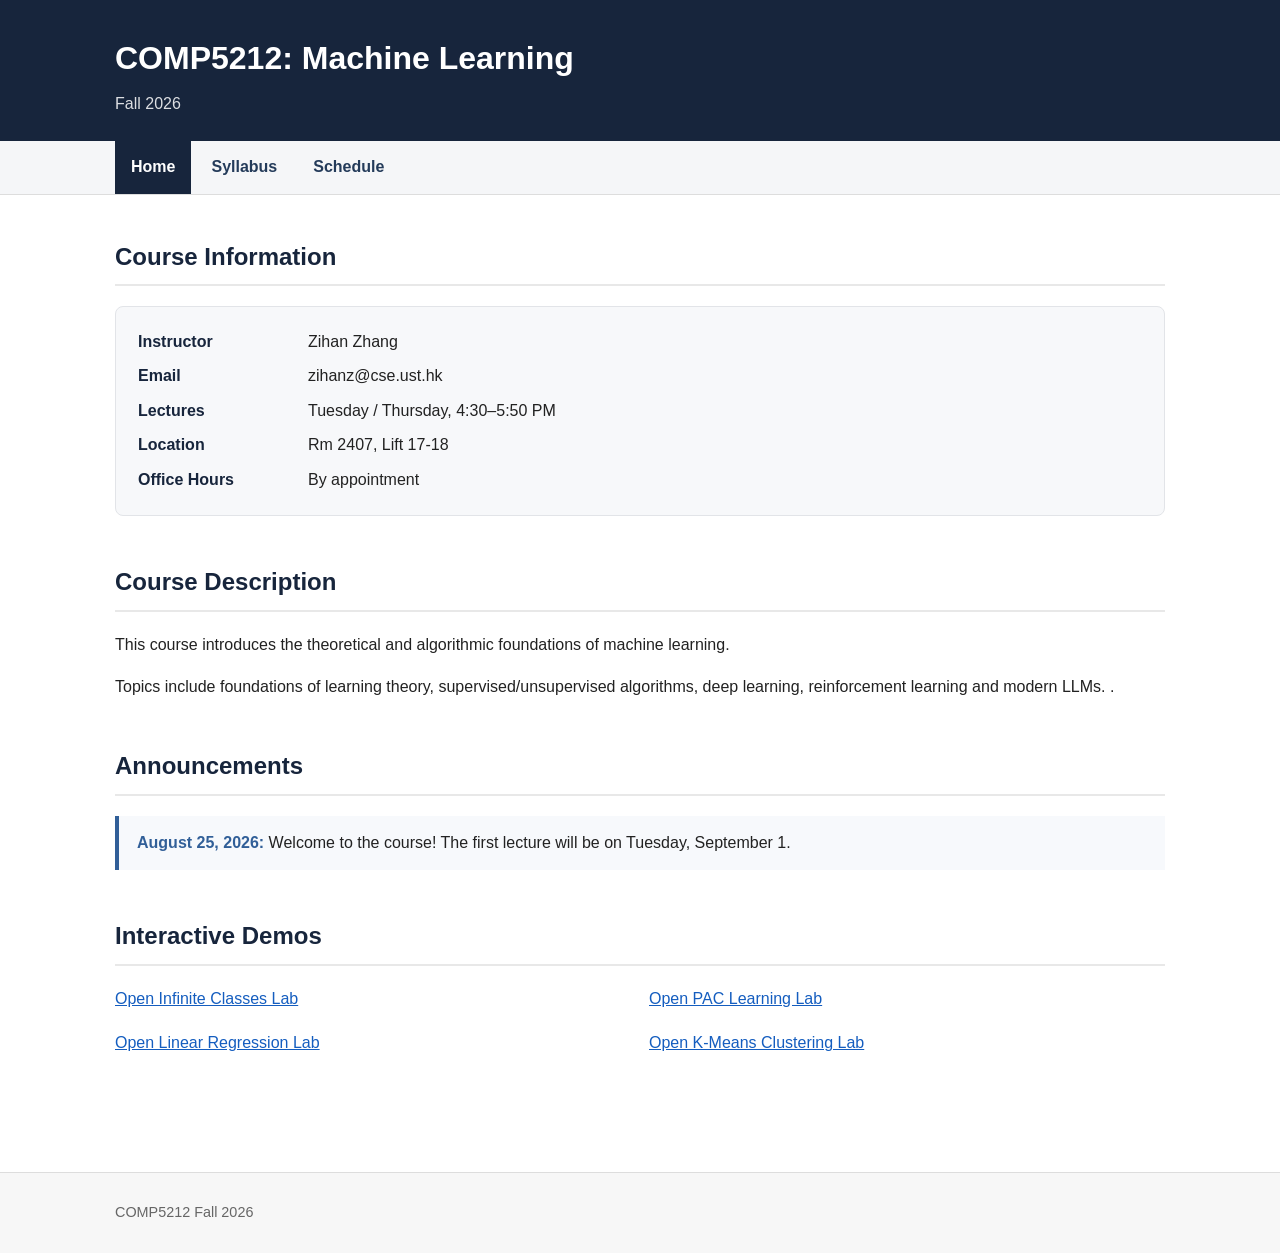
<file: index.html>
<!DOCTYPE html>

<html lang="en">

<head>

    <meta charset="UTF-8">

    <meta
        name="viewport"
        content="width=device-width, initial-scale=1.0"
    >

    <meta
        name="description"
        content="Course website for COMP5212"
    >

    <title>
        COMP 5212: Machine Learning
    </title>

    <link
        rel="stylesheet"
        href="assets/css/style.css"
    >

</head>


<body>


    <!-- Header -->

    <header class="site-header">

        <div class="container">

            <h1>
                COMP5212: Machine Learning
            </h1>

            <p class="semester">
                Fall 2026
            </p>

        </div>

    </header>


    <!-- Navigation -->

    <nav class="navbar">

        <div class="container">

            <a
                class="active"
                href="index.html"
            >
                Home
            </a>

            <a href="syllabus.html">
                Syllabus
            </a>

            <a href="schedule.html">
                Schedule
            </a>
        </div>

    </nav>


    <!-- Main content -->

    <main class="container">


        <!-- Course information -->

        <section>

            <h2>
                Course Information
            </h2>

            <div class="course-info">

                <strong>
                    Instructor
                </strong>

                <span>
                    Zihan Zhang
                </span>


                <strong>
                    Email
                </strong>

                <span>
                    zihanz@cse.ust.hk
                </span>


                <strong>
                    Lectures
                </strong>

                <span>
                    Tuesday / Thursday,
                    4:30–5:50 PM
                </span>


                <strong>
                    Location
                </strong>

                <span>
                    Rm 2407, Lift 17-18
                </span>


                <strong>
                    Office Hours
                </strong>

                <span>
                    By appointment
                </span>

            </div>

        </section>


        <!-- Course description -->

        <section>

            <h2>
                Course Description
            </h2>

            <p>
                This course introduces the theoretical
                and algorithmic foundations of machine
                learning.
            </p>

            <p>
                Topics include foundations of learning theory,
                supervised/unsupervised algorithms, deep learning,
                reinforcement learning and modern LLMs.
.
            </p>

        </section>


        <!-- Announcements -->

        <section>

            <h2>
                Announcements
            </h2>


            <div class="announcement">

                <span class="announcement-date">
                    August 25, 2026:
                </span>

                Welcome to the course!  The first lecture will be on Tuesday, September 1.

            </div>



        </section>


        <!-- Quick links -->

        <section>

            <h2>Interactive Demos</h2>

            <div class="card-grid">


                    <a href="demos/infinite-classes-demo.html">Open Infinite Classes Lab</a>



                    <a href="demos/pac-learning-demo-en.html">Open PAC Learning Lab</a>
     

                <a href="./linear-regression-lab/index.html">
  Open Linear Regression Lab
</a>

                <a href="demos/kmeans_demo.html">
  Open K-Means Clustering Lab
</a>

            </div>

        </section>

    </main>


    <!-- Footer -->

    <footer>

        <div class="container">

            COMP5212  Fall 2026

        </div>

    </footer>


</body>

</html>
</file>
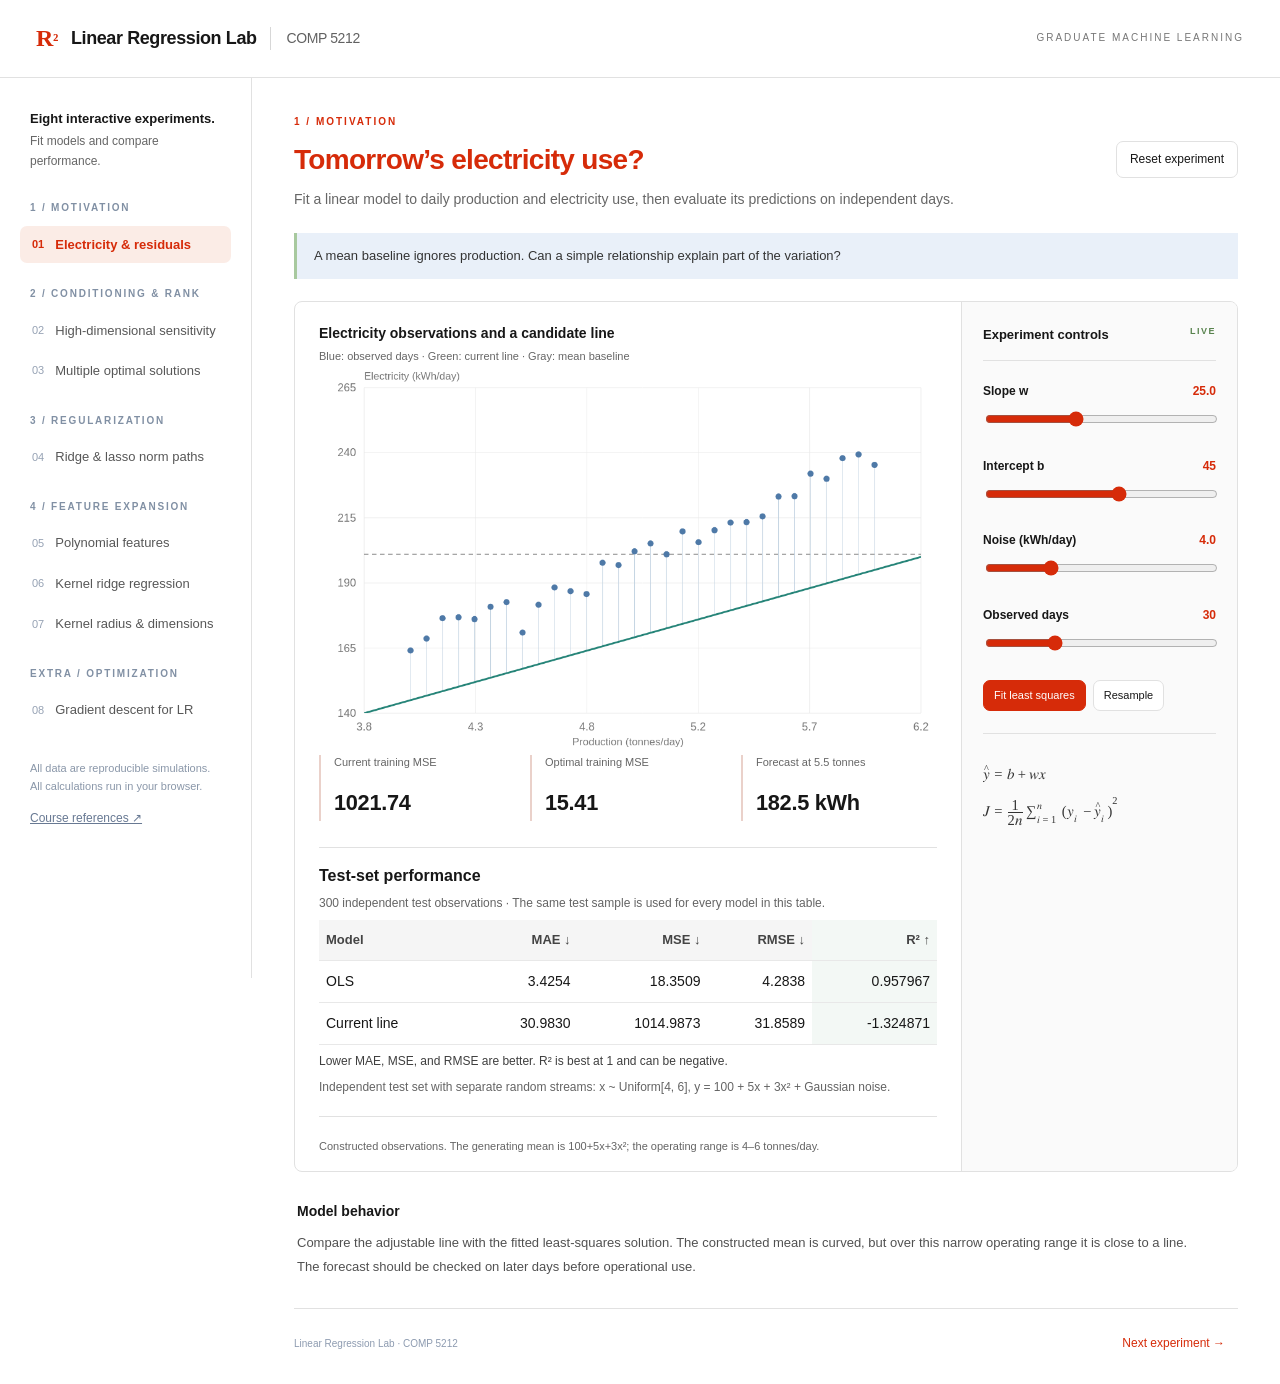
<file: linear-regression-lab/index.html>
<!doctype html>
<html lang="en"><head><meta charset="utf-8"><meta name="viewport" content="width=device-width,initial-scale=1"><meta name="description" content="Eight linear regression experiments with test MAE, MSE, RMSE, and R²: high-dimensional ill-conditioning, multiple least-squares optima, ridge and lasso norm paths, polynomial features, kernel radius and implicit dimensions, and gradient descent."><title>Linear Regression Lab · COMP 5212</title><link rel="icon" type="image/svg+xml" href="data:image/svg+xml,%3Csvg xmlns='http://www.w3.org/2000/svg' viewBox='0 0 32 32'%3E%3Crect width='32' height='32' rx='5' fill='%23d62b09'/%3E%3Cpath d='M6 24V8M6 24H26M8 22L25 9' fill='none' stroke='white' stroke-width='3'/%3E%3C/svg%3E"><link rel="stylesheet" href="style.css?v=2e6f140739ae"></head>
<body><header class="topbar"><a href="#fit" class="brand"><span class="brandmark">R<span>²</span></span> Linear Regression Lab <small>COMP 5212</small></a><div class="top-actions"><span class="course">GRADUATE MACHINE LEARNING</span></div></header>
<div class="layout"><aside><div class="side-intro">Eight interactive experiments.<p>Fit models and compare performance.</p></div><nav id="navigation" aria-label="Experiments"></nav><div class="side-note">All data are reproducible simulations.<br>All calculations run in your browser.</div><a class="reference-link" href="#references">Course references ↗</a></aside><main id="main"><div class="eyebrow" id="eyebrow">01 / LINEAR REGRESSION</div><div class="title-row"><div><h1 id="title">What makes a straight line a good fit?</h1><p id="subtitle">Predict electricity use: how much can a slope and an intercept improve on always guessing the mean?</p></div><button id="reset" title="Restore the default parameters for this experiment">Reset experiment</button></div><div class="motivation" id="motivation"></div><div class="experiment"><section class="visual"><div class="plot-head"><h2 id="plotTitle">Observations and predictions</h2><span class="legend" id="legend"></span></div><canvas id="plot" width="1000" height="620" aria-label="Experiment data and model visualization" role="img"></canvas><div id="plotSummary" class="sr-only"></div><div id="stats" class="stats" aria-live="polite"></div><section id="performance" class="performance" aria-label="Held-out test performance" aria-live="polite"></section><canvas id="plot2" width="1000" height="420" aria-label="Supporting visualization" role="img" hidden></canvas><canvas id="plot3" width="1000" height="420" aria-label="Additional norm or spectrum visualization" role="img" hidden></canvas><div class="chart-note" id="chartNote"></div><div id="calculation" class="calculation"></div></section><section class="controls" aria-label="Experiment parameters"><div class="controls-heading">Experiment controls <span>LIVE</span></div><div id="controls"></div><div id="formula" class="formula"></div></section></div><section class="learning"><div><h2>Model behavior</h2><div id="explanation"></div></div></section><footer><span>Linear Regression Lab · COMP 5212</span><button id="next">Next experiment →</button></footer></main></div><script src="linear-math.js?v=6980207f2f85"></script><script src="highdim-math.js?v=ad2c03274091"></script><script src="performance-math.js?v=62dde5f7ce71"></script><script src="app.js?v=60e0d49ec654"></script></body></html>
</file>
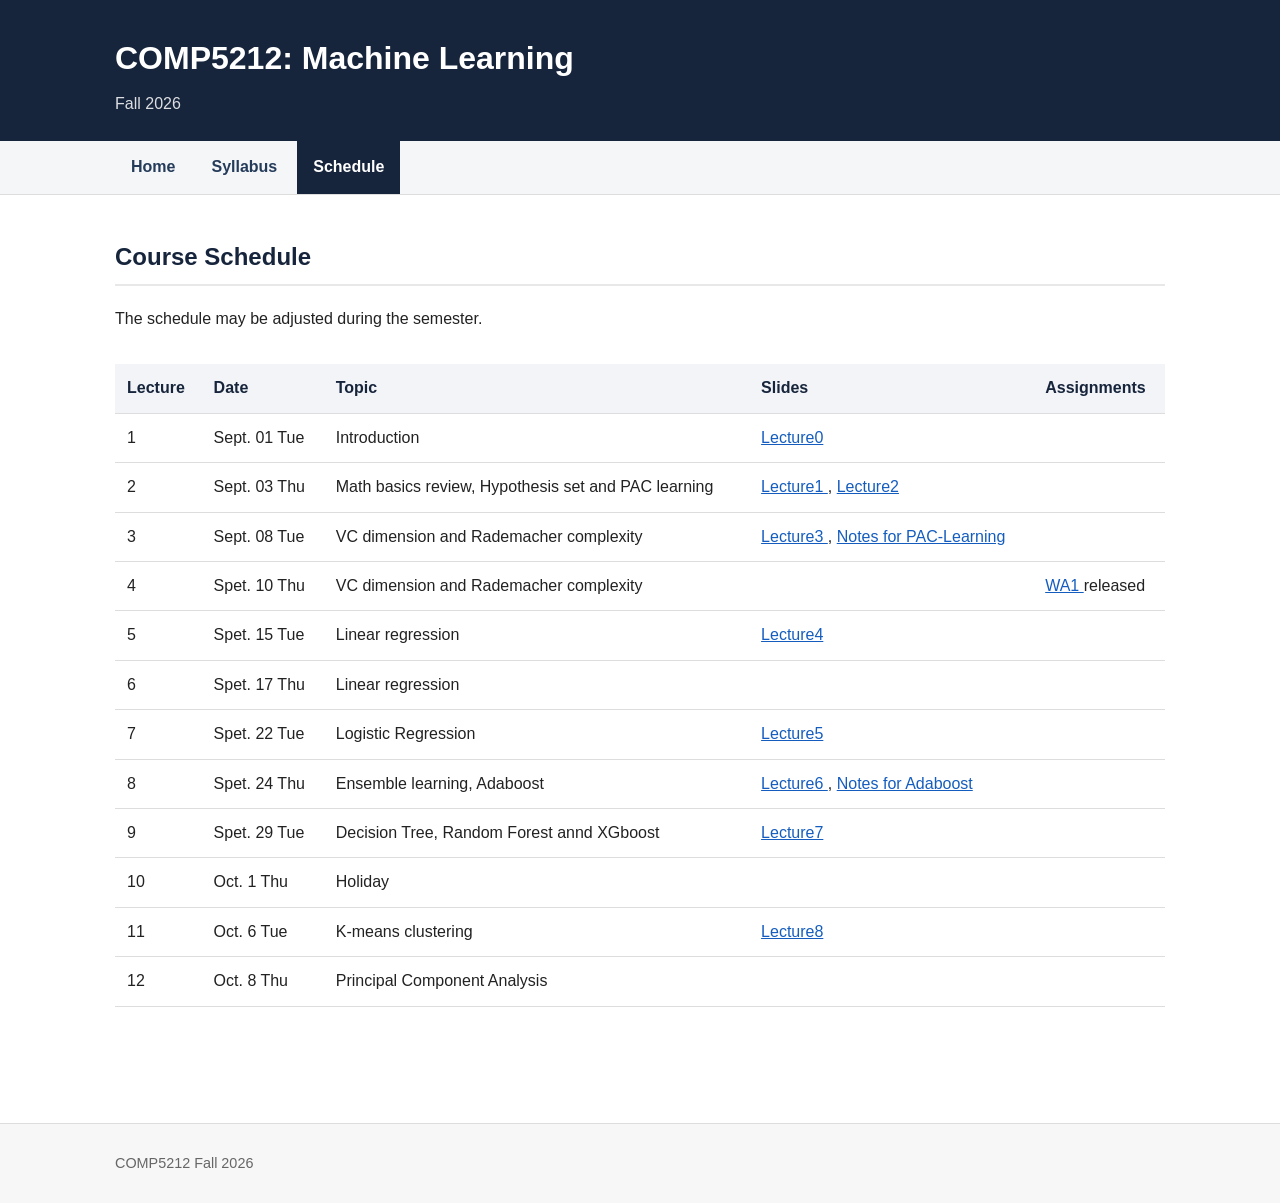
<file: schedule.html>
<!DOCTYPE html>

<html lang="en">

<head>

    <meta charset="UTF-8">

    <meta
        name="viewport"
        content="width=device-width, initial-scale=1.0"
    >

    <title>
        Schedule | COMP5212
    </title>

    <link
        rel="stylesheet"
        href="assets/css/style.css"
    >

</head>


<body>


    <header class="site-header">

        <div class="container">

            <h1>
                COMP5212: Machine Learning
            </h1>

            <p class="semester">
                Fall 2026
            </p>

        </div>

    </header>


    <nav class="navbar">

        <div class="container">

            <a href="index.html">
                Home
            </a>

            <a href="syllabus.html">
                Syllabus
            </a>

            <a
                class="active"
                href="schedule.html"
            >
                Schedule
            </a>

        </div>

    </nav>


    <main class="container">

        <section>

            <h2>
                Course Schedule
            </h2>

            <p>
                The schedule may be adjusted
                during the semester.
            </p>


            <div class="table-wrapper">

                <table>


                    <thead>

                        <tr>

                            <th>
                                Lecture
                            </th>

                            <th>
                                Date
                            </th>

                            <th>
                                Topic
                            </th>


                            <th>
                                Slides
                            </th>

                            <th>
                                Assignments
                            </th>

                        </tr>

                    </thead>


                    <tbody>


                        <tr>

                            <td>
                                1
                            </td>

                            <td>
                                Sept. 01 Tue
                            </td>

                            <td>
                                Introduction
                            </td>

                            <td>
                                <a href="slides/lecture0.pdf"
                                        target="_blank"
                                        rel="noopener noreferrer">
                                            Lecture0
                                        </a>
                            </td>

                            <td>
                               
                            </td>

                        </tr>


                        <tr>

                            <td>
                                2
                            </td>

                            <td>
                                Sept. 03 Thu
                            </td>

                            <td>
                                Math basics review, Hypothesis set and PAC learning
                            </td>

                            <td>
                                <a href="slides/lecture1.pdf"
                                        target="_blank"
                                        rel="noopener noreferrer">
                                        Lecture1
                                    </a>,
                                    <a href="slides/lecture2.pdf"
                                        target="_blank"
                                        rel="noopener noreferrer">
                                        Lecture2
                                    </a>
                            </td>


                            <td>
                               
                            </td>
                        </tr>


                        <tr>

                            <td>
                                3
                            </td>

                            <td>
                                Sept. 08 Tue
                            </td>

                            <td>
                                 VC dimension and Rademacher complexity
                            </td>


                            <td>
                                <a href="slides/lecture3.pdf"
                                        target="_blank"
                                        rel="noopener noreferrer">
                                        Lecture3
                                    </a>,
                                    <a href="slides/pac_learning_notes.pdf"
                                        target="_blank"
                                        rel="noopener noreferrer">
                                        Notes for PAC-Learning
                                    </a>
                            </td>


                            <td>
                                
                            </td>

                        </tr>


                        <tr>

                            <td>
                                4
                            </td>

                            <td>
                                Spet. 10 Thu
                            </td>

                            <td>
                              VC dimension and Rademacher complexity
                            </td>


                            <td>
                               
                            </td>


                            <td>
                               <a href="homework/WA1.pdf"
                                        target="_blank"
                                        rel="noopener noreferrer">
                                        WA1
                                    </a> released
                            </td>


                        </tr>


                        <tr>

                            <td>
                                5
                            </td>

                            <td>
                                Spet. 15 Tue
                            </td>

                            <td>
                                Linear regression
                            </td>


                            <td>
                                                               <a href="slides/lecture4.pdf"
                                        target="_blank"
                                        rel="noopener noreferrer">
                                        Lecture4
                                    </a>
                            </td>


                            <td>
                               <!-- Writing assignment 1 released -->
                            </td>


                        </tr>

                        <tr>

                            <td>
                                6
                            </td>

                            <td>
                                Spet. 17 Thu
                            </td>

                            <td>
                                    Linear regression
                            </td>


                            <td>
                                
                            </td>


                            <td>
                               
                            </td>


                        </tr>


                        <tr>

                            <td>
                                7
                            </td>

                            <td>
                                Spet. 22 Tue
                            </td>

                            <td>
                                    Logistic Regression
                            </td>


                            <td>
                                    <a href="slides/lecture5.pdf"
                                        target="_blank"
                                        rel="noopener noreferrer">
                                        Lecture5
                                    </a>
                            </td>


                            <td>
                               
                            </td>


                        </tr>

                        <tr>

                            <td>
                                8
                            </td>

                            <td>
                                Spet. 24 Thu
                            </td>

                            <td>
                                  Ensemble learning, Adaboost  
                            </td>


                            <td>
                                <a href="slides/lecture6.pdf"
                                        target="_blank"
                                        rel="noopener noreferrer">
                                        Lecture6
                                    </a>,
                                    <a href="slides/Notes for Adaboost.pdf"
                                        target="_blank"
                                        rel="noopener noreferrer">
                                        Notes for Adaboost
                                    </a>
                            </td>


                            <td>
                               
                            </td>


                        </tr>

                        <tr>

                            <td>
                                9
                            </td>

                            <td>
                                Spet. 29 Tue
                            </td>

                            <td>
                                Decision Tree, Random Forest annd XGboost
                            </td>


                            <td>
                                <a href="slides/lecture7.pdf"
                                        target="_blank"
                                        rel="noopener noreferrer">
                                        Lecture7
                                    </a>
                            </td>


                            <td>
                               
                            </td>


                        </tr>

                        <tr>

                            <td>
                                10
                            </td>

                            <td>
                                Oct. 1 Thu
                            </td>

                            <td>
                                 Holiday
                            </td>


                            <td>
                                
                            </td>


                            <td>
                               
                            </td>


                        </tr>

                        <tr>

                            <td>
                                11
                            </td>

                            <td>
                                Oct. 6 Tue
                            </td>

                            <td>
                                 K-means clustering
                            </td>


                            <td>
                                   <a href="slides/lecture8.pdf"
                                        target="_blank"
                                        rel="noopener noreferrer">
                                        Lecture8
                                    </a>
                            </td>


                            <td>
                               
                            </td>


                        </tr>

                        <tr>

                            <td>
                                12
                            </td>

                            <td>
                                Oct. 8 Thu
                            </td>

                            <td>
                                 Principal Component Analysis
                            </td>


                            <td>
                                
                            </td>


                            <td>
                               
                            </td>


                        </tr>

                        

                    </tbody>


                </table>

            </div>

        </section>

    </main>


    <footer>

        <div class="container">

            COMP5212 Fall 2026

        </div>

    </footer>


</body>

</html>
</file>
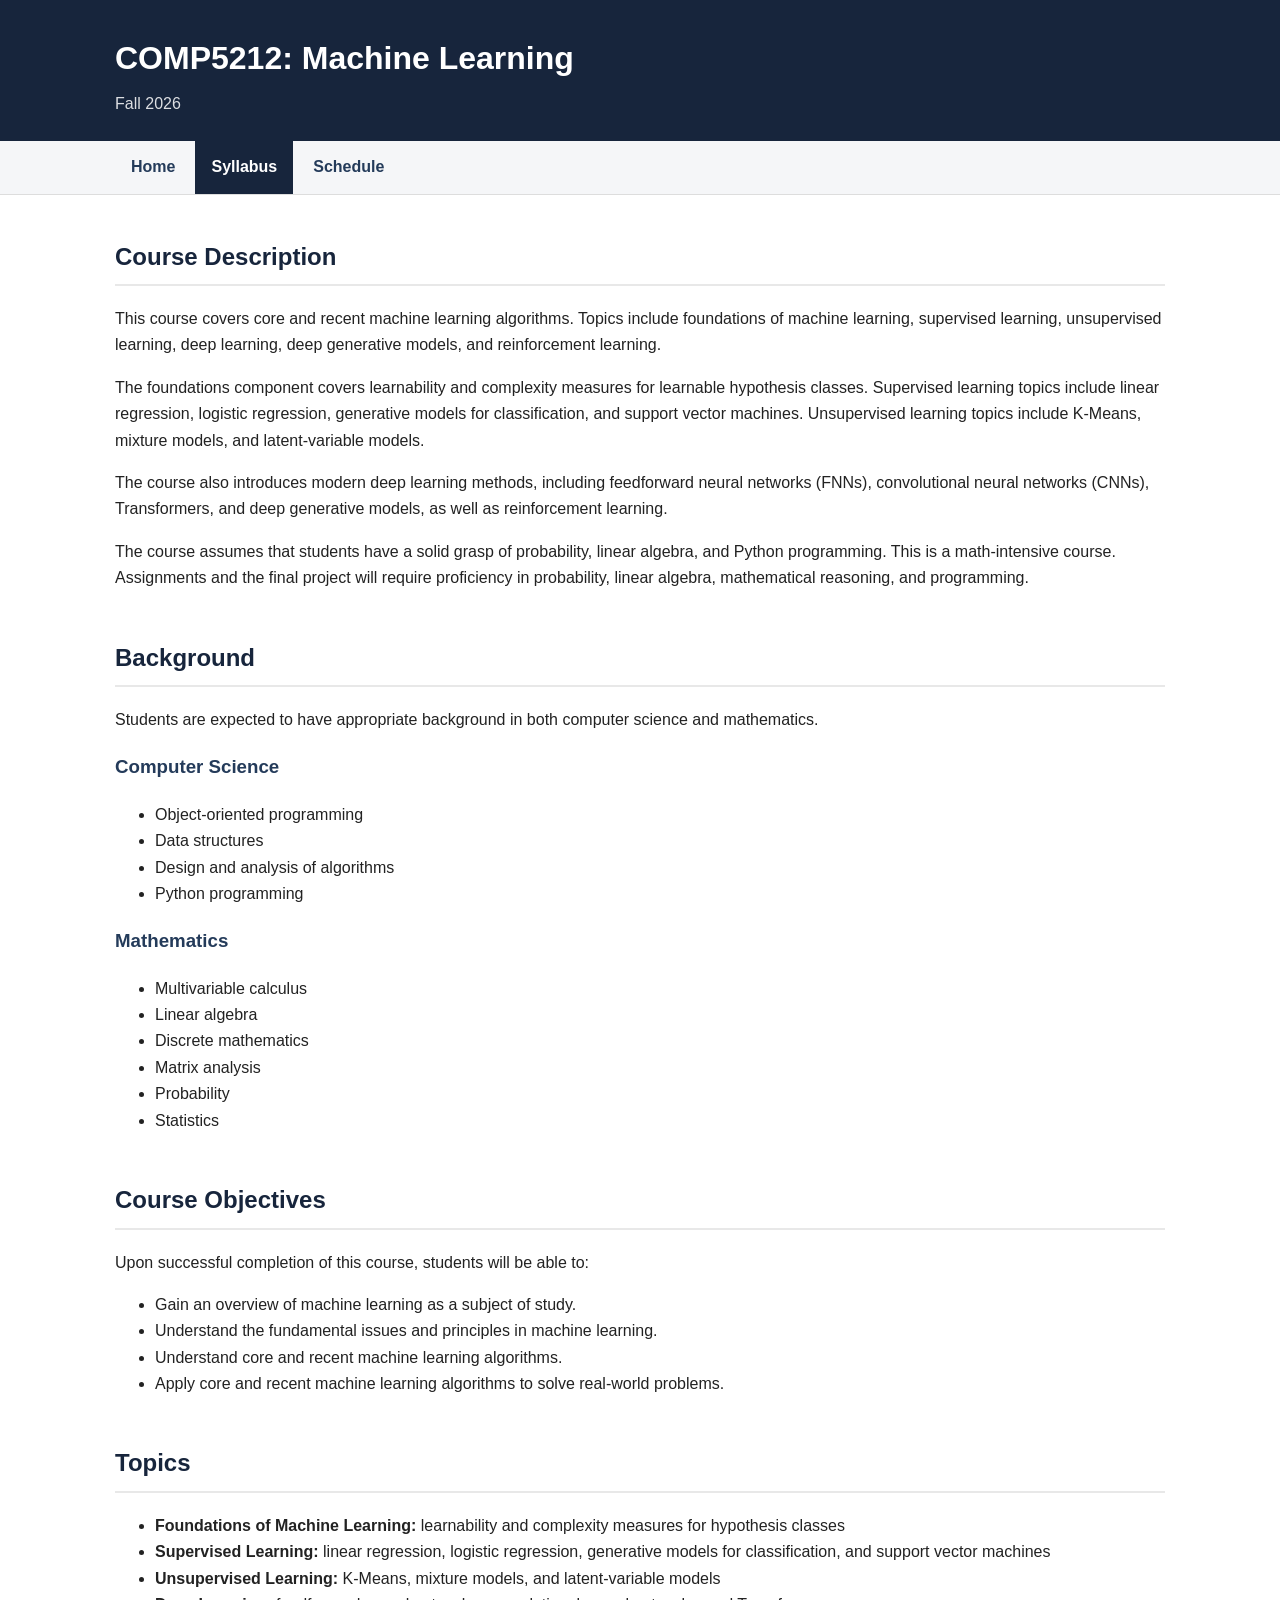
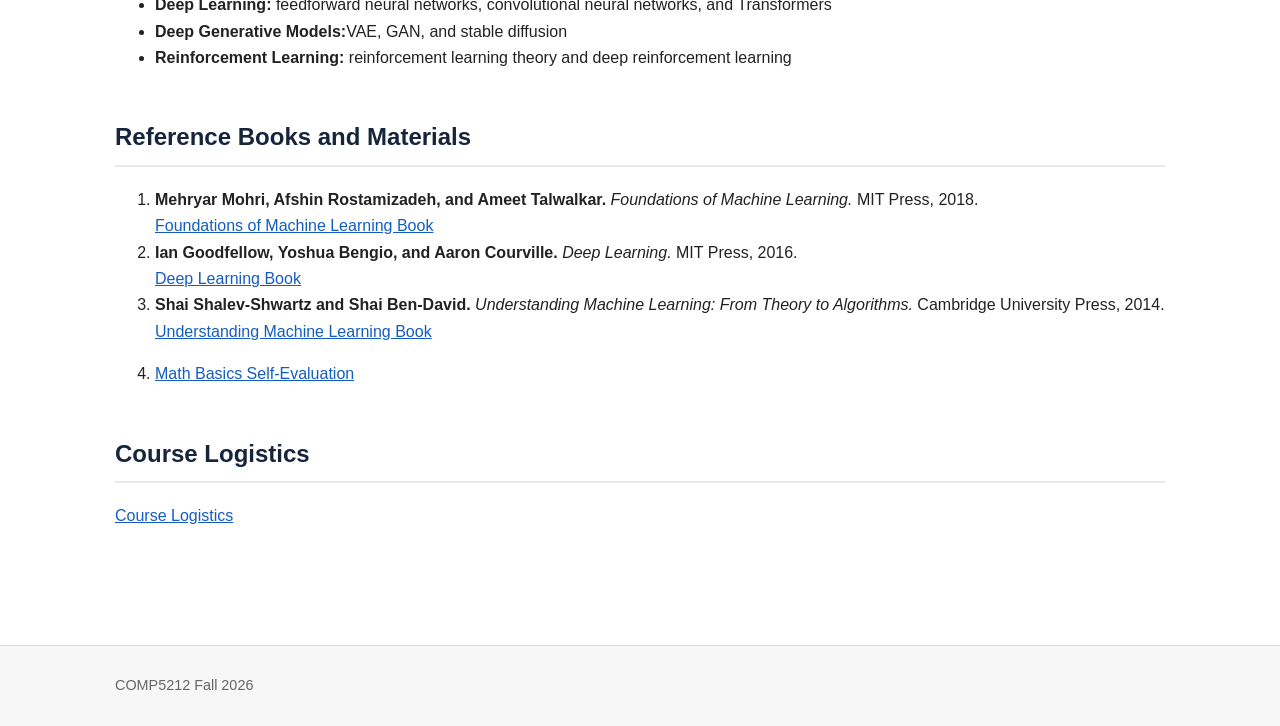
<file: syllabus.html>
<!DOCTYPE html>

<html lang="en">

<head>

    <meta charset="UTF-8">

    <meta
        name="viewport"
        content="width=device-width, initial-scale=1.0"
    >

    <title>
        Syllabus | COMP5212
    </title>

    <link
        rel="stylesheet"
        href="assets/css/style.css"
    >

</head>


<body>


    <!-- =====================================================
         Header
         ===================================================== -->

    <header class="site-header">

        <div class="container">

            <h1>
                COMP5212: Machine Learning
            </h1>

            <p class="semester">
                Fall 2026
            </p>

        </div>

    </header>


    <!-- =====================================================
         Navigation
         ===================================================== -->

    <nav class="navbar">

        <div class="container">

            <a href="index.html">
                Home
            </a>

            <a
                class="active"
                href="syllabus.html"
            >
                Syllabus
            </a>

            <a href="schedule.html">
                Schedule
            </a>

        </div>

    </nav>


    <!-- =====================================================
         Main content
         ===================================================== -->

    <main class="container">


        <!-- Course description -->

        <section>

            <h2>
                Course Description
            </h2>

            <p>
                This course covers core and recent machine learning
                algorithms. Topics include foundations of machine learning,
                supervised learning, unsupervised learning, deep learning,
                deep generative models, and reinforcement learning.
            </p>

            <p>
                The foundations component covers learnability and complexity
                measures for learnable hypothesis classes. Supervised learning
                topics include linear regression, logistic regression,
                generative models for classification, and support vector
                machines. Unsupervised learning topics include K-Means,
                mixture models, and latent-variable models.
            </p>

            <p>
                The course also introduces modern deep learning methods,
                including feedforward neural networks (FNNs),
                convolutional neural networks (CNNs), Transformers,
                and deep generative models, as well as reinforcement learning.
            </p>

            <p>
                The course assumes that students have a solid grasp of
                probability, linear algebra, and Python programming.
                This is a math-intensive course. Assignments and the final
                project will require proficiency in probability,
                linear algebra, mathematical reasoning, and programming.
            </p>

        </section>


        <!-- Background -->

        <section>

            <h2>
                Background
            </h2>

            <p>
                Students are expected to have appropriate background in
                both computer science and mathematics.
            </p>


            <h3>
                Computer Science
            </h3>

            <ul>

                <li>
                    Object-oriented programming
                </li>

                <li>
                    Data structures
                </li>

                <li>
                    Design and analysis of algorithms
                </li>

                <li>
                    Python programming
                </li>

            </ul>


            <h3>
                Mathematics
            </h3>

            <ul>

                <li>
                    Multivariable calculus
                </li>

                <li>
                    Linear algebra
                </li>

                <li>
                    Discrete mathematics
                </li>

                <li>
                    Matrix analysis
                </li>

                <li>
                    Probability
                </li>

                <li>
                    Statistics
                </li>

            </ul>

        </section>


        <!-- Course objectives -->

        <section>

            <h2>
                Course Objectives
            </h2>

            <p>
                Upon successful completion of this course,
                students will be able to:
            </p>

            <ul>

                <li>
                    Gain an overview of machine learning as a subject
                    of study.
                </li>

                <li>
                    Understand the fundamental issues and principles
                    in machine learning.
                </li>

                <li>
                    Understand core and recent machine learning
                    algorithms.
                </li>

                <li>
                    Apply core and recent machine learning algorithms
                    to solve real-world problems.
                </li>

            </ul>

        </section>


        <!-- Topics -->

        <section>

            <h2>
                Topics
            </h2>

            <ul>

                <li>
                    <strong>Foundations of Machine Learning:</strong>
                    learnability and complexity measures for
                    hypothesis classes
                </li>

                <li>
                    <strong>Supervised Learning:</strong>
                    linear regression, logistic regression,
                    generative models for classification,
                    and support vector machines
                </li>

                <li>
                    <strong>Unsupervised Learning:</strong>
                    K-Means, mixture models,
                    and latent-variable models
                </li>

                <li>
                    <strong>Deep Learning:</strong>
                    feedforward neural networks,
                    convolutional neural networks,
                    and Transformers
                </li>

                <li>
                    <strong>Deep Generative Models:</strong>VAE, GAN, and stable diffusion
                </li>

                <li>
                    <strong>Reinforcement Learning: </strong>reinforcement learning theory and deep reinforcement learning
                </li>

            </ul>

        </section>


        <!-- Reference materials -->

        <section>

            <h2>
                Reference Books and Materials
            </h2>

            <ol>



                <li>
                    <strong>
                            Mehryar Mohri, Afshin Rostamizadeh,
                             and Ameet Talwalkar.
                    </strong>

                    <em>Foundations of Machine Learning.</em>

                        MIT Press, 2018.

                    <br>

                    <a
                        href="https://cs.nyu.edu/~mohri/mlbook/"
                        target="_blank"
                        rel="noopener noreferrer"
                    >
                        Foundations of Machine Learning Book
                    </a>
                </li>

                <li>

                    <strong>
                        Ian Goodfellow, Yoshua Bengio,
                        and Aaron Courville.
                    </strong>

                    <em>Deep Learning.</em>

                    MIT Press, 2016.

                    <br>

                    <a
                        href="https://www.deeplearningbook.org/"
                        target="_blank"
                        rel="noopener noreferrer"
                    >
                        Deep Learning Book
                    </a>

                </li>

                <li>
    <strong>
        Shai Shalev-Shwartz and Shai Ben-David.
    </strong>

    <em>Understanding Machine Learning: From Theory to Algorithms.</em>

    Cambridge University Press, 2014.

    <br>

    <a
        href="https://www.cs.huji.ac.il/~shais/UnderstandingMachineLearning/"
        target="_blank"
        rel="noopener noreferrer"
    >
        Understanding Machine Learning Book
    </a>
</li>


<li>
<p>
    <a href="https://www.cs.cmu.edu/~aarti/Class/10701_Spring23/Intro_ML_Self_Evaluation_new.pdf" target="_blank" rel="noopener noreferrer">Math Basics Self-Evaluation</a>
</p>
</li>

            </ol>





        </section>


        <!-- Workload and grading -->

        <section>

            <h2>
                Course Logistics
            </h2>
<a href="course_policy.pdf" target="_blank">
    Course Logistics
</a>
        <section>



        <!-- Enrollment -->


    </main>


    <!-- =====================================================
         Footer
         ===================================================== -->

    <footer>

        <div class="container">

            COMP5212 Fall 2026

        </div>

    </footer>


</body>

</html>
</file>
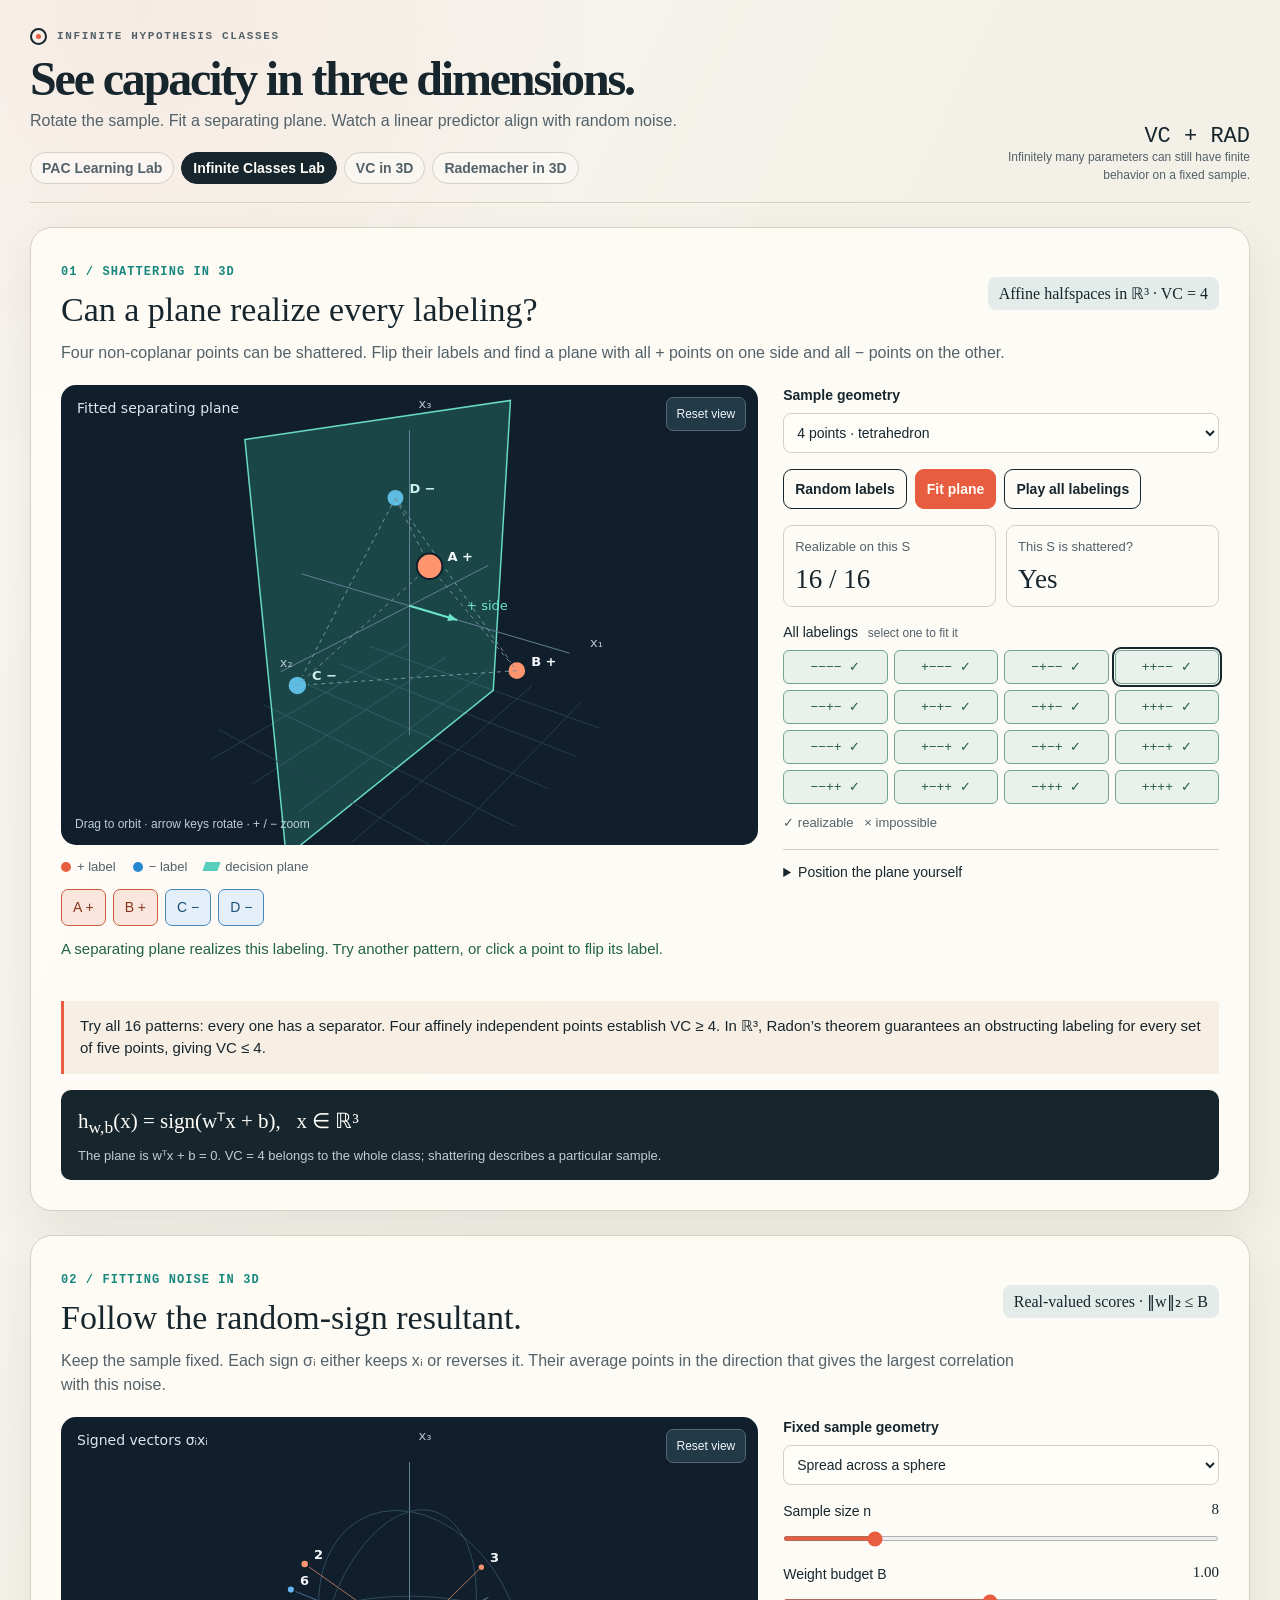
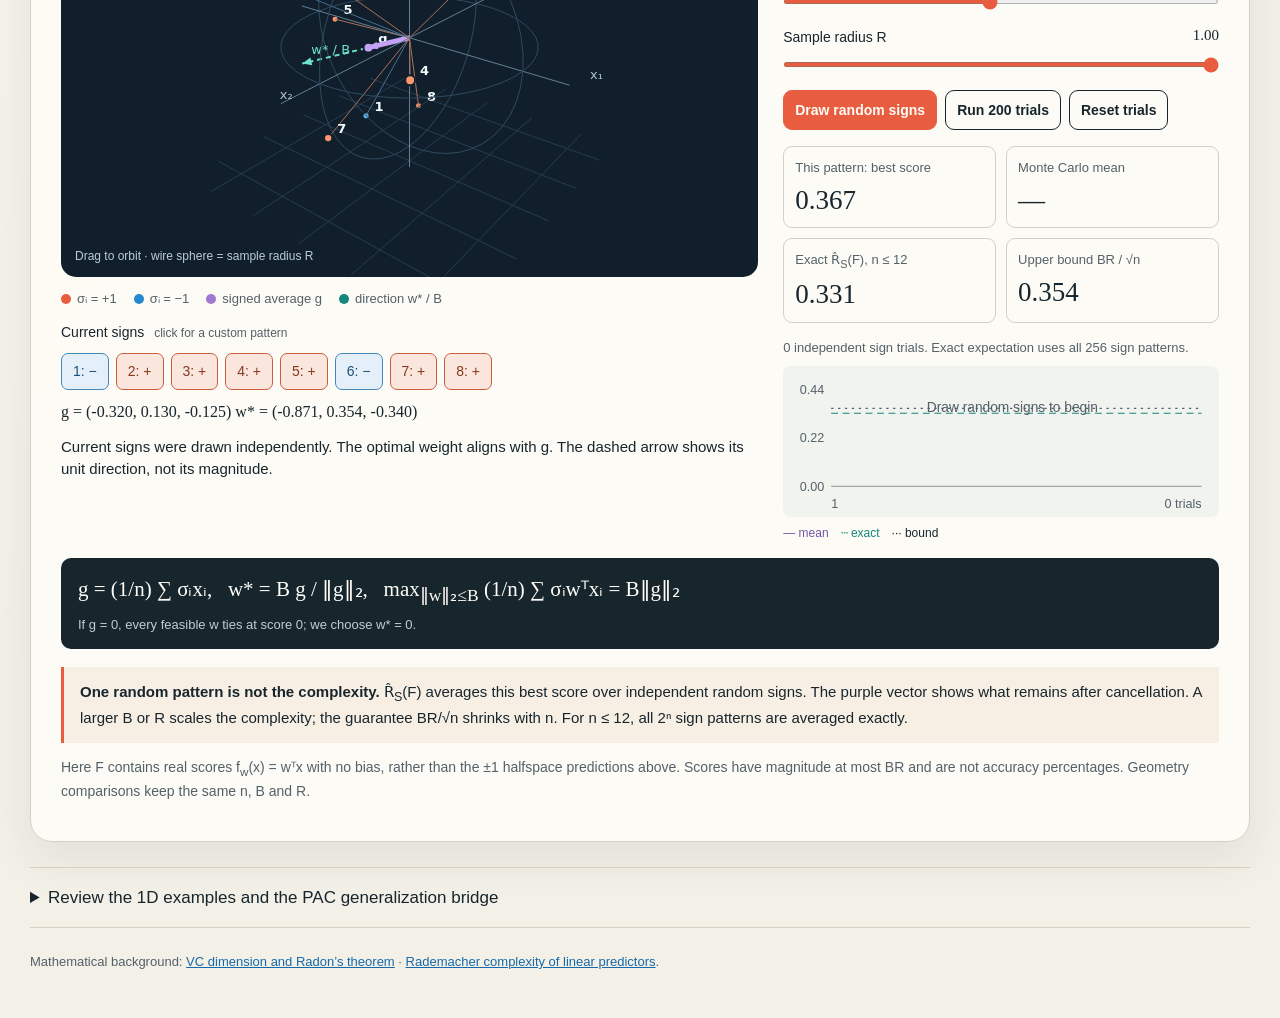
<file: demos/infinite-classes-demo.html>
<!doctype html>
<html lang="en">
<head>
  <meta charset="utf-8">
  <meta name="viewport" content="width=device-width,initial-scale=1">
  <meta name="description" content="Rotatable 3D demos of shattering, separating planes, and the geometry of Rademacher complexity, with exact finite-sample examples.">
  <title>Infinite Classes Lab · PAC Learning</title>
  <style>
    :root {
      --paper: #f3f0e7;
      --paper-deep: #e8e3d7;
      --ink: #17262d;
      --ink-soft: #536169;
      --line: #d6d0c3;
      --white: #fffdf8;
      --orange: #e85d3f;
      --teal: #16877d;
      --blue: #1769a9;
      --green: #1f8f63;
      --danger: #b5473b;
      --purple: #7655a6;
      --shadow: 0 18px 46px rgba(36, 45, 42, .08);
      --math-font: "Latin Modern Math", "STIX Two Math", "Cambria Math", "STIXGeneral", "Times New Roman", serif;
    }
    * { box-sizing: border-box; }
    html { min-width: 320px; scroll-behavior: smooth; }
    body {
      margin: 0;
      color: var(--ink);
      background:
        radial-gradient(circle at 10% 0%, rgba(232, 93, 63, .07), transparent 30rem),
        linear-gradient(115deg, rgba(255,255,255,.42), transparent 45%),
        var(--paper);
      font: 15px/1.5 -apple-system, BlinkMacSystemFont, "Segoe UI", "Helvetica Neue", sans-serif;
    }
    button, input, select { font: inherit; }
    button, select { cursor: pointer; }
    button:focus-visible, input:focus-visible, select:focus-visible, a:focus-visible {
      outline: 3px solid rgba(23, 105, 169, .34);
      outline-offset: 3px;
    }
    .app { max-width: 1420px; margin: 0 auto; padding: 28px 30px 46px; }
    .masthead {
      display: grid;
      grid-template-columns: minmax(0, 1fr) auto;
      gap: 25px;
      align-items: end;
      padding-bottom: 24px;
      border-bottom: 1px solid var(--line);
    }
    .brandline {
      display: flex; align-items: center; gap: 10px; color: var(--ink-soft);
      font: 700 11px/1.2 ui-monospace, SFMono-Regular, Menlo, monospace;
      letter-spacing: .15em; text-transform: uppercase;
    }
    .brandmark { width: 17px; height: 17px; border: 2px solid var(--ink); border-radius: 50%; position: relative; display: inline-block; }
    .brandmark::after { content: ""; width: 5px; height: 5px; border-radius: 50%; background: var(--orange); position: absolute; inset: 4px; }
    h1 { margin: 10px 0 7px; max-width: 850px; font: 600 clamp(38px, 6vw, 76px)/.98 Georgia, "Times New Roman", serif; letter-spacing: -.045em; }
    .subtitle { max-width: 700px; margin: 0; color: var(--ink-soft); font-size: 16px; }
    .header-note { max-width: 250px; color: var(--ink-soft); text-align: right; font-size: 12px; }
    .header-note strong { display: block; color: var(--ink); font: 500 22px/1 ui-monospace, SFMono-Regular, Menlo, monospace; }
    .lab-nav { display: flex; flex-wrap: wrap; gap: 7px; margin-top: 19px; }
    .lab-nav a {
      display: inline-flex; align-items: center; min-height: 32px; padding: 0 11px;
      border: 1px solid var(--line); border-radius: 999px; color: var(--ink-soft);
      background: rgba(255,255,255,.38); font-size: 11px; font-weight: 700; text-decoration: none;
    }
    .lab-nav a:hover { color: var(--ink); background: var(--white); }
    .lab-nav a.active { color: var(--white); border-color: var(--ink); background: var(--ink); }
    .surface { background: rgba(255, 253, 248, .88); border: 1px solid var(--line); border-radius: 22px; box-shadow: var(--shadow); }
    .concepts { display: grid; grid-template-columns: repeat(4, minmax(0, 1fr)); gap: 11px; margin-top: 24px; }
    .concept-card { min-height: 164px; padding: 15px; border-top: 3px solid var(--ink); background: rgba(255,255,255,.38); }
    .concept-card:nth-child(2) { border-color: var(--orange); }
    .concept-card:nth-child(3) { border-color: var(--teal); }
    .concept-card:nth-child(4) { border-color: var(--purple); }
    .concept-eyebrow { color: var(--ink-soft); font: 700 10px/1.2 ui-monospace, monospace; letter-spacing: .08em; text-transform: uppercase; }
    .concept-card h2 { margin: 11px 0 6px; font: 500 19px/1.12 Georgia, "Times New Roman", serif; }
    .concept-card p { margin: 0; color: var(--ink-soft); font-size: 12px; }
    .concept-card code { display: block; margin-top: 10px; color: var(--ink); font-family: var(--math-font); font-size: 14px; }
    .lab-grid { display: grid; grid-template-columns: minmax(0, 1.16fr) minmax(0, .84fr); gap: 22px; margin-top: 22px; align-items: start; }
    .panel { padding: clamp(18px, 2.4vw, 28px); }
    .panel-kicker { display: flex; justify-content: space-between; gap: 12px; align-items: center; color: var(--ink-soft); font: 700 10px/1.2 ui-monospace, monospace; letter-spacing: .13em; text-transform: uppercase; }
    .badge { display: inline-flex; align-items: center; gap: 6px; min-height: 25px; padding: 0 8px; border-radius: 999px; color: var(--ink); background: #e9eee9; font: 700 10px/1 ui-monospace, monospace; letter-spacing: 0; text-transform: none; white-space: nowrap; }
    .badge::before { content: ""; width: 6px; height: 6px; border-radius: 50%; background: var(--green); }
    .panel h2 { margin: 12px 0 5px; font: 500 clamp(24px, 3vw, 34px)/1.05 Georgia, "Times New Roman", serif; letter-spacing: -.025em; }
    .panel-intro { margin: 0; color: var(--ink-soft); font-size: 13px; }
    .control-row { display: flex; flex-wrap: wrap; gap: 9px 14px; align-items: center; margin-top: 18px; padding: 11px 12px; border: 1px solid var(--line); border-radius: 11px; background: rgba(255,255,255,.42); }
    .control-group { display: inline-flex; align-items: center; gap: 7px; min-height: 30px; }
    .control-group label { color: var(--ink-soft); font-size: 11px; font-weight: 700; }
    select, input[type="range"] { accent-color: var(--orange); }
    select { min-height: 34px; padding: 3px 27px 3px 9px; border: 1px solid var(--line); border-radius: 8px; color: var(--ink); background: var(--white); font-size: 12px; }
    input[type="range"] { width: 128px; height: 5px; }
    .value-chip { min-width: 31px; color: var(--ink); font: 700 12px ui-monospace, monospace; text-align: right; }
    .btn {
      min-height: 36px; padding: 0 11px; border: 1px solid var(--ink); border-radius: 9px;
      color: var(--ink); background: transparent; font-size: 11px; font-weight: 700;
      transition: background .18s ease, transform .18s ease;
    }
    .btn:hover { background: #ece8de; }
    .btn:active { transform: translateY(1px); }
    .btn.primary { color: var(--white); background: var(--ink); }
    .btn.secondary { color: var(--white); border-color: var(--orange); background: var(--orange); }
    .btn:disabled { cursor: not-allowed; opacity: .42; }
    .vc-layout { display: grid; grid-template-columns: minmax(0, 1fr) 205px; gap: 15px; margin-top: 16px; }
    .visual-frame { min-width: 0; padding: 10px; border: 1px solid var(--line); border-radius: 13px; background: rgba(255,255,255,.5); }
    #vcSvg, #radSvg { display: block; width: 100%; height: auto; overflow: visible; }
    .axis { stroke: var(--ink); stroke-width: 2; }
    .tick { stroke: var(--line); stroke-width: 1; }
    .svg-label { fill: var(--ink-soft); font: 11px ui-monospace, monospace; }
    .svg-small { fill: var(--ink-soft); font: 10px ui-monospace, monospace; }
    .vc-point { stroke: var(--ink); stroke-width: 1.5; }
    .vc-point.positive { fill: var(--orange); }
    .vc-point.negative { fill: var(--white); }
    .vc-point-label { fill: var(--ink); font: 700 12px ui-monospace, monospace; text-anchor: middle; dominant-baseline: middle; pointer-events: none; }
    .boundary { stroke: var(--blue); stroke-width: 2.5; stroke-dasharray: 7 5; }
    .interval-band { fill: rgba(22, 135, 125, .14); stroke: var(--teal); stroke-width: 2; }
    .impossible-mark { fill: var(--danger); font: 500 19px var(--math-font); }
    .pattern-panel { min-width: 0; }
    .pattern-title { display: flex; justify-content: space-between; gap: 8px; align-items: baseline; color: var(--ink-soft); font-size: 10px; font-weight: 700; }
    .pattern-grid { display: grid; grid-template-columns: repeat(3, minmax(0, 1fr)); gap: 5px; max-height: 226px; margin-top: 8px; padding-right: 3px; overflow: auto; }
    .pattern {
      min-height: 29px; padding: 0 3px; border: 1px solid var(--line); border-radius: 6px;
      color: var(--ink-soft); background: rgba(255,255,255,.45); font: 700 11px ui-monospace, monospace;
    }
    .pattern:hover, .pattern[aria-pressed="true"] { color: var(--ink); border-color: var(--ink); background: var(--white); }
    .pattern.realizable { color: var(--green); border-color: rgba(31,143,99,.4); background: rgba(31,143,99,.08); }
    .pattern.impossible { color: var(--danger); border-color: rgba(181,71,59,.35); background: rgba(181,71,59,.06); }
    .stats { display: grid; grid-template-columns: repeat(4, minmax(0, 1fr)); gap: 8px; margin-top: 14px; }
    .stat { min-height: 60px; padding: 9px 10px; border: 1px solid var(--line); border-radius: 9px; background: rgba(255,255,255,.4); }
    .stat-label { display: block; color: var(--ink-soft); font-size: 10px; line-height: 1.2; }
    .stat-value { display: block; margin-top: 4px; color: var(--ink); font: 500 19px/1.05 var(--math-font); }
    .status-line { min-height: 26px; margin-top: 12px; color: var(--ink-soft); font-size: 12px; }
    .status-line.good { color: var(--green); }
    .status-line.bad { color: var(--danger); }
    .lesson-note { margin-top: 13px; padding: 10px 12px; border-left: 3px solid var(--orange); color: var(--ink-soft); background: #f7eee4; font-size: 11px; }
    .math-block { margin: 14px 0 0; padding: 11px 13px; border-radius: 10px; color: var(--white); background: var(--ink); font-family: var(--math-font); font-size: clamp(15px, 2vw, 19px); line-height: 1.34; }
    .math-block.light { color: var(--ink); background: #e7ece6; }
    .math-caption { display: block; margin-bottom: 4px; color: inherit; opacity: .65; font: 700 9px/1.2 ui-monospace, monospace; letter-spacing: .08em; text-transform: uppercase; }
    .rad-signs { display: flex; flex-wrap: wrap; gap: 4px; min-height: 34px; margin-top: 14px; padding: 7px; border: 1px solid var(--line); border-radius: 10px; background: rgba(255,255,255,.42); }
    .sign-chip { display: inline-grid; place-items: center; width: 27px; height: 25px; border-radius: 5px; font: 700 11px ui-monospace, monospace; }
    .sign-chip.plus { color: #fff; background: var(--teal); }
    .sign-chip.minus { color: #fff; background: var(--purple); }
    .sign-empty { color: var(--ink-soft); font-size: 11px; }
    .rad-winner { margin-top: 8px; color: var(--ink-soft); font-size: 11px; }
    .rad-winner strong { color: var(--ink); font-family: var(--math-font); font-weight: 500; }
    .chart-caption { display: flex; justify-content: space-between; gap: 8px; margin: 13px 1px 0; color: var(--ink-soft); font-size: 10px; }
    .bound-panel { margin-top: 22px; padding: 22px 25px 24px; }
    .bound-layout { display: grid; grid-template-columns: 1fr 1.25fr; gap: 22px; align-items: start; margin-top: 15px; }
    .bound-controls { display: grid; gap: 9px; }
    .bound-control { display: grid; grid-template-columns: 118px 1fr 42px; gap: 8px; align-items: center; }
    .bound-control label { color: var(--ink-soft); font-size: 11px; font-weight: 700; }
    .bound-control input { width: 100%; }
    .bound-value { color: var(--ink); font: 700 11px ui-monospace, monospace; text-align: right; }
    .bound-result { padding: 15px; border-radius: 12px; background: #ecefe9; }
    .bound-result h3 { margin: 0; font-size: 12px; }
    .bound-big { display: flex; justify-content: space-between; gap: 12px; align-items: baseline; margin-top: 8px; }
    .bound-big strong { color: var(--ink); font: 500 30px/1 var(--math-font); }
    .bound-big span { color: var(--ink-soft); font-size: 11px; text-align: right; }
    .meter { height: 9px; margin-top: 10px; overflow: hidden; border-radius: 999px; background: #dfe5df; }
    .meter-fill { width: 100%; height: 100%; background: var(--danger); transition: width .2s ease, background .2s ease; }
    .meter-fill.safe { background: var(--green); }
    .bound-detail { margin: 10px 0 0; color: var(--ink-soft); font-size: 11px; }
    .takeaways { display: grid; grid-template-columns: repeat(3, minmax(0,1fr)); gap: 14px; margin-top: 22px; }
    .takeaway { padding: 15px; border-top: 2px solid var(--ink); }
    .takeaway:nth-child(2) { border-color: var(--orange); }
    .takeaway:nth-child(3) { border-color: var(--teal); }
    .takeaway h2 { margin: 0 0 5px; font-size: 13px; }
    .takeaway p { margin: 0; color: var(--ink-soft); font-size: 12px; }
    .footer-note { margin: 22px 2px 0; color: var(--ink-soft); font-size: 11px; }
    @media (max-width: 1060px) {
      .concepts { grid-template-columns: repeat(2, minmax(0,1fr)); }
      .lab-grid { grid-template-columns: 1fr; }
    }
    @media (max-width: 720px) {
      .app { padding: 19px 14px 32px; }
      .masthead { grid-template-columns: 1fr; align-items: start; }
      .header-note { max-width: none; text-align: left; }
      .header-note strong { display: inline; margin-right: 7px; }
      .vc-layout, .bound-layout { grid-template-columns: 1fr; }
      .pattern-grid { max-height: 150px; }
      .stats { grid-template-columns: repeat(2, minmax(0,1fr)); }
      .takeaways { grid-template-columns: 1fr; gap: 9px; }
    }
    @media (max-width: 480px) {
      h1 { font-size: clamp(39px, 13vw, 59px); }
      .subtitle { font-size: 14px; }
      .concepts { grid-template-columns: 1fr; }
      .control-row { display: grid; grid-template-columns: 1fr 1fr; align-items: start; }
      .control-group { min-width: 0; }
      .control-group select, .control-group input { max-width: 100%; }
      .control-row .btn { width: 100%; }
      .math-block { font-size: 15px; }
      .bound-control { grid-template-columns: 104px 1fr 38px; }
    }
  </style>
  <style>
/* Extend the existing lecture palette with dark, rotatable geometry canvases. */
body { font-size: 16px; }
h1 { font-size: clamp(30px, 4vw, 48px); max-width: none; }
.masthead { padding-bottom: 18px; }
.lab-nav a { font-size: 14px; }
.spatial-lab { margin-top: 24px; padding: clamp(16px, 2.4vw, 30px); scroll-margin-top: 16px; }
.spatial-heading { display: flex; justify-content: space-between; align-items: center; gap: 16px; flex-wrap: wrap; }
.spatial-heading h2 { font: 500 clamp(25px, 3vw, 34px)/1.15 Georgia, serif; margin: 8px 0 0; }
.spatial-kicker { font: 600 12px ui-monospace, monospace; letter-spacing: .09em; color: var(--teal); }
.capacity-tag { padding: 7px 11px; background: #e3ece9; border-radius: 8px; font: 16px var(--math-font); }
.spatial-intro { max-width: 980px; margin: 12px 0 20px; color: var(--ink-soft); }
.spatial-layout { display: grid; grid-template-columns: minmax(0, 1.6fr) minmax(300px, 1fr); gap: 25px; align-items: start; }
.scene-column { min-width: 0; }
.scene-wrap { position: relative; background: #101f2b; border-radius: 15px; overflow: hidden; }
.scene-wrap canvas { width: 100%; height: clamp(330px, 36vw, 460px); display: block; cursor: grab; touch-action: none; }
.scene-wrap canvas:active { cursor: grabbing; }
.scene-wrap canvas:focus-visible { outline: 3px solid #ffbf89; outline-offset: -4px; }
.scene-help { position: absolute; bottom: 12px; left: 14px; right: 12px; color: #bbccd8; font-size: 12px; pointer-events: none; }
.scene-reset { position: absolute; top: 12px; right: 12px; background: #223948; color: #eff6fa; border: 1px solid #536775; border-radius: 7px; padding: 7px 10px; font-size: 12px; }
.scene-legend { display: flex; flex-wrap: wrap; gap: 8px 17px; margin: 12px 0; color: var(--ink-soft); font-size: 13px; }
.scene-legend span { display: inline-flex; align-items: center; gap: 6px; }
.dot { width: 10px; height: 10px; border-radius: 50%; display: inline-block; }
.plus-dot { background: #e85d3f; }.minus-dot { background: #2588d0; }.sum-dot { background: #a178d2; }.optimal-dot { background: #16877d; }
.plane-swatch { display: inline-block; width: 15px; height: 9px; background: #55cfbc; transform: skew(-20deg); }
.spatial-controls select { width: 100%; min-height: 40px; font-size: 14px; }
.field-label { display: block; margin-bottom: 7px; font-size: 14px; font-weight: 600; }
.spatial-slider { margin: 16px 0; }.spatial-slider[hidden] { display: none; }
.spatial-slider label { display: flex; justify-content: space-between; gap: 12px; font-size: 14px; }
.spatial-slider output { font: 15px var(--math-font); }
.spatial-slider input { width: 100%; margin: 14px 0 6px; }
.spatial-actions { display: flex; flex-wrap: wrap; gap: 8px; margin: 16px 0; }
.spatial-actions .btn { font-size: 14px; min-height: 40px; }
.spatial-metrics { display: grid; grid-template-columns: 1fr 1fr; gap: 10px; margin: 15px 0; }
.spatial-metrics div { border: 1px solid var(--line); border-radius: 9px; padding: 11px; }
.spatial-metrics span { display: block; font-size: 13px; color: var(--ink-soft); }
.spatial-metrics strong { display: block; font: 500 27px/1.2 var(--math-font); margin-top: 6px; }
.point-buttons { display: flex; flex-wrap: wrap; gap: 7px; margin: 10px 0; }
.point-buttons button { padding: 7px 11px; min-height: 36px; border-radius: 7px; font-size: 14px; border: 1px solid; }
.point-buttons .positive { background: #fae6dd; border-color: #cd5e3b; color: #85381e; }
.point-buttons .negative { background: #e4eff9; border-color: #4487b9; color: #1c5278; }
.spatial-patterns { display: grid; grid-template-columns: repeat(4, 1fr); gap: 6px; }
.spatial-patterns button { font: 13px ui-monospace, monospace; border: 1px solid #73a490; border-radius: 6px; background: #e9f1ec; color: #235b42; padding: 7px 3px; min-height: 34px; }
.spatial-patterns button.impossible { background: #f8e9e5; border-color: #b66a5b; color: #923c30; }
.spatial-patterns button[aria-pressed="true"] { outline: 2px solid var(--ink); outline-offset: 1px; }
.gallery-heading, .sign-heading { font-size: 14px; margin: 13px 0 7px; }
.gallery-heading span, .sign-heading span { color: var(--ink-soft); font-size: 12px; margin-left: 6px; }
.gallery-key, .control-note { color: var(--ink-soft); font-size: 13px; margin: 9px 0; }
.manual-plane { margin-top: 16px; border-top: 1px solid var(--line); padding-top: 12px; }
.manual-plane summary { cursor: pointer; font-size: 14px; }
.spatial-status { margin: 12px 0 0; min-height: 3em; font-size: 15px; }.spatial-status.good { color: #216344; }.spatial-status.bad { color: #973c30; }
.spatial-insight { margin-top: 18px; padding: 14px 16px; border-left: 3px solid var(--orange); background: #f7eee4; font-size: 15px; }
.spatial-formula { margin-top: 16px; padding: 15px 17px; background: #17262d; border-radius: 10px; color: #fffdf8; font: 21px/1.6 var(--math-font); overflow-wrap: anywhere; }
.spatial-formula span { display: block; color: #c0cdd0; font: 13px/1.5 -apple-system, BlinkMacSystemFont, sans-serif; margin-top: 5px; }
.spatial-caveat { margin-top: 14px; font-size: 14px; }
.vector-readout { font: 16px/1.5 var(--math-font); margin: 10px 0; }
#rad3dChart { width: 100%; display: block; background: #f1f3ef; border-radius: 8px; }
.chart-key { display: flex; gap: 12px; font-size: 12px; margin-top: 7px; }.chart-key span:first-child { color: #7655a6; }.chart-key span:nth-child(2) { color: #16877d; }
.foundations { margin-top: 25px; }.foundations > summary { padding: 17px 0; border-block: 1px solid var(--line); font-size: 17px; cursor: pointer; }
.spatial-sources { font-size: 13px; margin: 24px 0 0; color: var(--ink-soft); }.spatial-sources a { color: var(--blue); }
@media(max-width: 880px) { .spatial-layout { grid-template-columns: 1fr; } .scene-wrap canvas { height: 380px; } .spatial-controls { min-width: 0; } }
@media(max-width: 480px) { .scene-wrap canvas { height: 320px; } .scene-help { font-size: 11px; } .spatial-formula { font-size: 18px; } .spatial-lab { border-radius: 13px; } .spatial-patterns { grid-template-columns: repeat(4, minmax(0,1fr)); } .capacity-tag { font-size: 14px; } }
</style>
</head>
<body>
  <div class="app">
    <header class="masthead">
      <div>
        <div class="brandline"><span class="brandmark" aria-hidden="true"></span> INFINITE HYPOTHESIS CLASSES</div>
        <h1>See capacity in three dimensions.</h1>
        <p class="subtitle">Rotate the sample. Fit a separating plane. Watch a linear predictor align with random noise.</p>
        <nav class="lab-nav" aria-label="Learning labs">
          <a href="pac-learning-demo-en.html">PAC Learning Lab</a>
          <a class="active" href="infinite-classes-demo.html">Infinite Classes Lab</a>
          <a href="#vc3d">VC in 3D</a><a href="#rad3d">Rademacher in 3D</a>
        </nav>
      </div>
      <div class="header-note"><strong>VC + RAD</strong>Infinitely many parameters can still have finite behavior on a fixed sample.</div>
    </header>

    <section id="vc3d" class="surface spatial-lab" aria-labelledby="vc3dTitle">
      <div class="spatial-heading"><div><span class="spatial-kicker">01 / SHATTERING IN 3D</span><h2 id="vc3dTitle">Can a plane realize every labeling?</h2></div><span class="capacity-tag">Affine halfspaces in ℝ³ · VC = 4</span></div>
      <p class="spatial-intro">Four non-coplanar points can be shattered. Flip their labels and find a plane with all + points on one side and all − points on the other.</p>
      <div class="spatial-layout">
        <div class="scene-column">
          <div class="scene-wrap"><canvas id="vc3dCanvas" tabindex="0" aria-label="Rotatable 3D sample and separating plane. Drag or use arrow keys to rotate. Use the point buttons to change labels.">Use the point label buttons and labeling gallery to explore shattering.</canvas><div class="scene-help">Drag to orbit · arrow keys rotate · + / − zoom</div><button id="vc3dView" class="scene-reset" type="button">Reset view</button></div>
          <div class="scene-legend"><span><i class="dot plus-dot"></i>+ label</span><span><i class="dot minus-dot"></i>− label</span><span><i class="plane-swatch"></i>decision plane</span></div>
          <div id="vc3dLabels" class="point-buttons" aria-label="Flip a point label"></div>
          <p id="vc3dStatus" class="spatial-status" role="status" aria-live="polite"></p>
        </div>
        <div class="spatial-controls">
          <label class="field-label" for="vc3dPreset">Sample geometry</label>
          <select id="vc3dPreset"><option value="tetra">4 points · tetrahedron</option><option value="square">4 points · flat → lifted square</option><option value="center">5 points · tetrahedron + center</option></select>
          <div id="vc3dLiftRow" class="spatial-slider" hidden><label for="vc3dLift">Lift point D <output id="vc3dLiftValue">0.00</output></label><input id="vc3dLift" type="range" min="0" max="1.2" step="0.05" value="0"></div>
          <div class="spatial-actions"><button id="vc3dRandom" class="btn" type="button">Random labels</button><button id="vc3dFit" class="btn secondary" type="button">Fit plane</button><button id="vc3dCycle" class="btn" type="button" aria-pressed="false">Play all labelings</button></div>
          <div class="spatial-metrics"><div><span>Realizable on this S</span><strong id="vc3dCount">16 / 16</strong></div><div><span>This S is shattered?</span><strong id="vc3dShattered">Yes</strong></div></div>
          <div class="gallery-heading">All labelings <span>select one to fit it</span></div><div id="vc3dPatterns" class="spatial-patterns" aria-label="All labelings of the sample"></div>
          <p class="gallery-key">✓ realizable &nbsp; × impossible</p>
          <details class="manual-plane"><summary>Position the plane yourself</summary><div class="spatial-slider"><label for="vc3dYaw">Normal azimuth <output id="vc3dYawValue">0°</output></label><input id="vc3dYaw" type="range" min="-180" max="180" value="0"></div><div class="spatial-slider"><label for="vc3dPitch">Normal elevation <output id="vc3dPitchValue">0°</output></label><input id="vc3dPitch" type="range" min="-90" max="90" value="0"></div><div class="spatial-slider"><label for="vc3dOffset">Plane offset <output id="vc3dOffsetValue">0.00</output></label><input id="vc3dOffset" type="range" min="-2" max="2" step="0.01" value="0"></div><p id="vc3dErrors" class="control-note"></p></details>
        </div>
      </div>
      <div id="vc3dLesson" class="spatial-insight"></div>
      <div class="spatial-formula">h<sub>w,b</sub>(x) = sign(wᵀx + b), &nbsp; x ∈ ℝ³ <span>The plane is wᵀx + b = 0. VC = 4 belongs to the whole class; shattering describes a particular sample.</span></div>
    </section>

    <section id="rad3d" class="surface spatial-lab" aria-labelledby="rad3dTitle">
      <div class="spatial-heading"><div><span class="spatial-kicker">02 / FITTING NOISE IN 3D</span><h2 id="rad3dTitle">Follow the random-sign resultant.</h2></div><span class="capacity-tag">Real-valued scores · ‖w‖₂ ≤ B</span></div>
      <p class="spatial-intro">Keep the sample fixed. Each sign σᵢ either keeps xᵢ or reverses it. Their average points in the direction that gives the largest correlation with this noise.</p>
      <div class="spatial-layout">
        <div class="scene-column">
          <div class="scene-wrap"><canvas id="rad3dCanvas" tabindex="0" aria-label="Rotatable signed sample vectors, their average, and the optimal weight direction. Drag or use arrow keys to rotate.">The vector sum and exact optimum are given numerically below.</canvas><div class="scene-help">Drag to orbit · wire sphere = sample radius R</div><button id="rad3dView" class="scene-reset" type="button">Reset view</button></div>
          <div class="scene-legend"><span><i class="dot plus-dot"></i>σᵢ = +1</span><span><i class="dot minus-dot"></i>σᵢ = −1</span><span><i class="dot sum-dot"></i>signed average g</span><span><i class="dot optimal-dot"></i>direction w* / B</span></div>
          <div class="sign-heading">Current signs <span>click for a custom pattern</span></div><div id="rad3dSigns" class="point-buttons" aria-label="Current Rademacher signs"></div>
          <p id="rad3dVector" class="vector-readout"></p><p id="rad3dStatus" class="spatial-status" role="status" aria-live="polite"></p>
        </div>
        <div class="spatial-controls">
          <label class="field-label" for="rad3dPreset">Fixed sample geometry</label><select id="rad3dPreset"><option value="sphere">Spread across a sphere</option><option value="line">Along one line</option><option value="cluster">Clustered in one direction</option></select>
          <div class="spatial-slider"><label for="rad3dN">Sample size n <output id="rad3dNValue">8</output></label><input id="rad3dN" type="range" min="4" max="24" step="1" value="8"></div>
          <div class="spatial-slider"><label for="rad3dB">Weight budget B <output id="rad3dBValue">1.00</output></label><input id="rad3dB" type="range" min="0.1" max="2" step="0.1" value="1"></div>
          <div class="spatial-slider"><label for="rad3dR">Sample radius R <output id="rad3dRValue">1.00</output></label><input id="rad3dR" type="range" min="0.1" max="1" step="0.1" value="1"></div>
          <div class="spatial-actions"><button id="rad3dDraw" class="btn secondary" type="button">Draw random signs</button><button id="rad3dRun" class="btn" type="button">Run 200 trials</button><button id="rad3dReset" class="btn" type="button">Reset trials</button></div>
          <div class="spatial-metrics"><div><span>This pattern: best score</span><strong id="rad3dScore">—</strong></div><div><span>Monte Carlo mean</span><strong id="rad3dMean">—</strong></div><div><span>Exact R̂<sub>S</sub>(F), n ≤ 12</span><strong id="rad3dExact">—</strong></div><div><span>Upper bound BR / √n</span><strong id="rad3dBound">—</strong></div></div>
          <p id="rad3dTrials" class="control-note"></p><svg id="rad3dChart" viewBox="0 0 380 132" role="img" aria-label="Running Monte Carlo mean, exact expectation and upper bound"></svg><div class="chart-key"><span>— mean</span><span>┄ exact</span><span>··· bound</span></div>
        </div>
      </div>
      <div class="spatial-formula">g = (1/n) ∑ σᵢxᵢ, &nbsp; w* = B g / ‖g‖₂, &nbsp; max<sub>‖w‖₂≤B</sub> (1/n) ∑ σᵢwᵀxᵢ = B‖g‖₂<span>If g = 0, every feasible w ties at score 0; we choose w* = 0.</span></div>
      <div class="spatial-insight"><strong>One random pattern is not the complexity.</strong> R̂<sub>S</sub>(F) averages this best score over independent random signs. The purple vector shows what remains after cancellation. A larger B or R scales the complexity; the guarantee BR/√n shrinks with n. For n ≤ 12, all 2ⁿ sign patterns are averaged exactly.</div>
      <p class="control-note spatial-caveat">Here F contains real scores f<sub>w</sub>(x) = wᵀx with no bias, rather than the ±1 halfspace predictions above. Scores have magnitude at most BR and are not accuracy percentages. Geometry comparisons keep the same n, B and R.</p>
    </section>
    <details class="foundations"><summary>Review the 1D examples and the PAC generalization bridge</summary>
    <section class="concepts" aria-label="Lecture examples">
      <article class="concept-card">
        <div class="concept-eyebrow">Example 01 · infinite H</div>
        <h2>Thresholds</h2>
        <p>There are infinitely many cut points t, but only n + 1 distinct labelings on n ordered points.</p>
        <code>hₜ(x) = 1[x ≥ t] · VC(H) = 1</code>
      </article>
      <article class="concept-card">
        <div class="concept-eyebrow">Example 02 · two endpoints</div>
        <h2>Intervals</h2>
        <p>Two real endpoints create more patterns. A single interval still cannot make 1–0–1.</p>
        <code>hₐ,ᵦ(x) = 1[a ≤ x ≤ b] · VC(H) = 2</code>
      </article>
      <article class="concept-card">
        <div class="concept-eyebrow">Example 03 · geometry / lecture sketch</div>
        <h2>Affine separators</h2>
        <p>A line in the plane has orientation and offset. Three non-collinear points can be shattered; a four-point XOR exposes the limit. The interactive panel below uses exact 1D classes so every pattern can be checked.</p>
        <code>h(x) = sign(wᵀx + b) · VC(H) = 3</code>
      </article>
      <article class="concept-card">
        <div class="concept-eyebrow">Example 04 · too rich</div>
        <h2>Memorization</h2>
        <p>A lookup-table class can match every sign pattern on a sample. Its VC dimension is infinite.</p>
        <code>H|ₛ = {−1,+1}ⁿ · R̂ₛ(H) = 1</code>
      </article>
    </section>

    <main class="lab-grid">
      <section class="surface panel" aria-labelledby="vcTitle">
        <div class="panel-kicker"><span>01 / VC DIMENSION PLAYGROUND</span><span class="badge">INFINITE H</span></div>
        <h2 id="vcTitle">Can the class realize every labeling?</h2>
        <p class="panel-intro">Pick a class and a set of ordered points. The gallery enumerates every ± labeling on this sample; green patterns are realizable, red patterns are impossible.</p>
        <div class="control-row">
          <div class="control-group"><label for="vcClass">Class</label><select id="vcClass"><option value="threshold">Thresholds · VC 1</option><option value="interval">Intervals · VC 2</option></select></div>
          <div class="control-group"><label for="vcN">Points</label><input id="vcN" type="range" min="1" max="6" step="1" value="4"><output id="vcNValue" class="value-chip">4</output></div>
          <button id="vcRandomize" class="btn secondary" type="button">New points</button>
          <button id="vcCheck" class="btn" type="button">Check all labelings</button>
        </div>
        <div class="vc-layout">
          <div class="visual-frame">
            <svg id="vcSvg" viewBox="0 0 680 280" role="img" aria-labelledby="vcSvgTitle vcSvgDesc">
              <title id="vcSvgTitle">Ordered sample points and a hypothesis boundary</title>
              <desc id="vcSvgDesc">Click a point to flip its selected label. The line or interval shows the selected hypothesis when it is realizable.</desc>
              <g id="vcLayer"></g>
            </svg>
          </div>
          <div class="pattern-panel">
            <div class="pattern-title"><span>Labelings on S</span><span id="vcPatternCount">—</span></div>
            <div id="vcPatternGrid" class="pattern-grid" role="list"></div>
          </div>
        </div>
        <div class="stats">
          <div class="stat"><span class="stat-label">all labelings 2ⁿ</span><strong id="vcAllCount" class="stat-value">—</strong></div>
          <div class="stat"><span class="stat-label">growth Π<sub>H</sub>(n)</span><strong id="vcGrowth" class="stat-value">—</strong></div>
          <div class="stat"><span class="stat-label">shattered?</span><strong id="vcShattered" class="stat-value">—</strong></div>
          <div class="stat"><span class="stat-label">known VC(H)</span><strong id="vcKnown" class="stat-value">—</strong></div>
        </div>
        <p id="vcStatus" class="status-line" role="status" aria-live="polite"></p>
        <div class="lesson-note">Key idea: the class can have infinitely many parameter values while inducing only finitely many behaviors on a fixed sample. VC dimension asks for the largest sample whose <em>every</em> labeling is realizable.</div>
      </section>

      <section class="surface panel" aria-labelledby="radTitle">
        <div class="panel-kicker"><span>02 / RADEMACHER PLAYGROUND</span><span class="badge">FIT RANDOM SIGNS</span></div>
        <h2 id="radTitle">How well can H fit random noise?</h2>
        <p class="panel-intro">Encode predictions as ±1. Freeze the sample, flip random signs σ, and measure the best signed correlation the class can manufacture.</p>
        <div class="control-row">
          <div class="control-group"><label for="radClass">Class</label><select id="radClass"><option value="constant">Constants · baseline</option><option value="threshold">Thresholds · infinite</option><option value="interval">Intervals · infinite</option><option value="memorization">Memorization · infinite VC</option></select></div>
          <div class="control-group"><label for="radN">Points</label><input id="radN" type="range" min="4" max="24" step="1" value="10"><output id="radNValue" class="value-chip">10</output></div>
          <div class="control-group"><label for="radTrials">Trials</label><input id="radTrials" type="range" min="20" max="500" step="10" value="120"><output id="radTrialsValue" class="value-chip">120</output></div>
          <button id="radOne" class="btn secondary" type="button">Draw signs</button>
          <button id="radRun" class="btn" type="button">Run trials</button>
          <button id="radReset" class="btn" type="button">Reset</button>
        </div>
        <div id="radSigns" class="rad-signs" aria-label="Current random signs"></div>
        <div class="rad-winner">Winning prediction: <strong id="radWinner">—</strong></div>
        <div class="visual-frame" style="margin-top: 12px;">
          <svg id="radSvg" viewBox="0 0 620 280" role="img" aria-labelledby="radSvgTitle radSvgDesc">
            <title id="radSvgTitle">Rademacher score distribution and running mean</title>
            <desc id="radSvgDesc">Bars show the distribution of maximum signed correlations across random sign trials. The line below shows the running mean.</desc>
            <g id="radLayer"></g>
          </svg>
        </div>
        <div class="stats">
          <div class="stat"><span class="stat-label">R̂<sub>S</sub>(H)</span><strong id="radMean" class="stat-value">—</strong></div>
          <div class="stat"><span class="stat-label">last max score</span><strong id="radLast" class="stat-value">—</strong></div>
          <div class="stat"><span class="stat-label">patterns on S</span><strong id="radCandidates" class="stat-value">—</strong></div>
          <div class="stat"><span class="stat-label">sign trials</span><strong id="radTrialCount" class="stat-value">0</strong></div>
        </div>
        <p id="radStatus" class="status-line" role="status" aria-live="polite"></p>
        <div class="math-block"><span class="math-caption">empirical Rademacher complexity · ±1 encoding</span>R̂<sub>S</sub>(H) = E<sub>σ</sub> [ max<sub>h∈H</sub> (1/n) Σ σᵢ h(xᵢ) ]</div>
      </section>
    </main>

    <section class="surface bound-panel" aria-labelledby="boundTitle">
      <div class="panel-kicker"><span>03 / GENERALIZATION BRIDGE</span><span class="badge">SAUER + GHOST SAMPLE</span></div>
      <h2 id="boundTitle">When does the VC bound become small?</h2>
      <p class="panel-intro">This is a conservative teaching bound for the realizable, consistent-learner setting. It turns a VC dimension d into a sample-size intuition.</p>
      <div class="bound-layout">
        <div class="bound-controls">
          <div class="bound-control"><label for="boundD">VC dimension d</label><input id="boundD" type="range" min="1" max="12" step="1" value="2"><output id="boundDValue" class="bound-value">2</output></div>
          <div class="bound-control"><label for="boundN">samples n</label><input id="boundN" type="range" min="1" max="500" step="1" value="80"><output id="boundNValue" class="bound-value">80</output></div>
          <div class="bound-control"><label for="boundEps">error ε</label><input id="boundEps" type="range" min="0.05" max="0.50" step="0.01" value="0.10"><output id="boundEpsValue" class="bound-value">0.10</output></div>
          <div class="bound-control"><label for="boundDelta">failure δ</label><input id="boundDelta" type="range" min="0.01" max="0.50" step="0.01" value="0.05"><output id="boundDeltaValue" class="bound-value">0.05</output></div>
        </div>
        <div class="bound-result">
          <h3>Pedagogical VC failure upper bound</h3>
          <div class="bound-big"><strong id="boundValue">—</strong><span id="boundState">—</span></div>
          <div class="meter"><div id="boundMeter" class="meter-fill"></div></div>
          <p id="boundDetail" class="bound-detail"></p>
        </div>
      </div>
      <div class="math-block light"><span class="math-caption">Sauer–Shelah + ghost-sample form</span>B<sub>VC</sub>(n) = min{1, 2 · Π<sub>H</sub>(2n) · exp(−εn/2)}, &nbsp; Π<sub>H</sub>(m) ≤ Σ<sub>i=0</sub><sup>d</sup> C(m,i)</div>
    </section>

    <section class="takeaways" aria-label="Lecture takeaways">
      <article class="takeaway"><h2>Cardinality is not capacity</h2><p>Thresholds and intervals both have infinitely many parameter choices. What matters first is the finite set of labelings they induce on the sample.</p></article>
      <article class="takeaway"><h2>VC is worst-case combinatorics</h2><p>VC dimension asks whether there exists a sample on which every labeling is available. One impossible pattern is enough to stop shattering.</p></article>
      <article class="takeaway"><h2>Rademacher is sample-dependent</h2><p>Rademacher complexity asks how much correlation the class can find in random signs on this particular sample. More flexibility means more ways to fit noise.</p></article>
    </section>
    <p class="footer-note">Teaching convention: the VC bound above uses a standard conservative form with illustrative constants; exact statements vary by loss class and assumptions. The 1D Rademacher panel uses ±1 predictions, so the memorization class reaches 1 exactly.</p>
    </details>
    <p class="spatial-sources">Mathematical background: <a href="https://www.cs.cmu.edu/afs/cs/academic/class/15456-s14/Handouts/Har-Peled-Chap5.pdf" target="_blank" rel="noopener noreferrer">VC dimension and Radon’s theorem</a> · <a href="https://www.cs.cornell.edu/~sridharan/rad-paper.pdf" target="_blank" rel="noopener noreferrer">Rademacher complexity of linear predictors</a>.</p>
  </div>

  <script>
    (function () {
      "use strict";
      var NS = "http://www.w3.org/2000/svg";
      var MATH_FONT = '"Latin Modern Math", "STIX Two Math", "Cambria Math", "STIXGeneral", "Times New Roman", serif';
      var els = {
        vcClass: document.getElementById("vcClass"),
        vcN: document.getElementById("vcN"),
        vcNValue: document.getElementById("vcNValue"),
        vcRandomize: document.getElementById("vcRandomize"),
        vcCheck: document.getElementById("vcCheck"),
        vcSvg: document.getElementById("vcSvg"),
        vcLayer: document.getElementById("vcLayer"),
        vcPatternGrid: document.getElementById("vcPatternGrid"),
        vcPatternCount: document.getElementById("vcPatternCount"),
        vcAllCount: document.getElementById("vcAllCount"),
        vcGrowth: document.getElementById("vcGrowth"),
        vcShattered: document.getElementById("vcShattered"),
        vcKnown: document.getElementById("vcKnown"),
        vcStatus: document.getElementById("vcStatus"),
        radClass: document.getElementById("radClass"),
        radN: document.getElementById("radN"),
        radNValue: document.getElementById("radNValue"),
        radTrials: document.getElementById("radTrials"),
        radTrialsValue: document.getElementById("radTrialsValue"),
        radOne: document.getElementById("radOne"),
        radRun: document.getElementById("radRun"),
        radReset: document.getElementById("radReset"),
        radSigns: document.getElementById("radSigns"),
        radWinner: document.getElementById("radWinner"),
        radSvg: document.getElementById("radSvg"),
        radLayer: document.getElementById("radLayer"),
        radMean: document.getElementById("radMean"),
        radLast: document.getElementById("radLast"),
        radCandidates: document.getElementById("radCandidates"),
        radTrialCount: document.getElementById("radTrialCount"),
        radStatus: document.getElementById("radStatus"),
        boundD: document.getElementById("boundD"),
        boundDValue: document.getElementById("boundDValue"),
        boundN: document.getElementById("boundN"),
        boundNValue: document.getElementById("boundNValue"),
        boundEps: document.getElementById("boundEps"),
        boundEpsValue: document.getElementById("boundEpsValue"),
        boundDelta: document.getElementById("boundDelta"),
        boundDeltaValue: document.getElementById("boundDeltaValue"),
        boundValue: document.getElementById("boundValue"),
        boundState: document.getElementById("boundState"),
        boundMeter: document.getElementById("boundMeter"),
        boundDetail: document.getElementById("boundDetail")
      };
      var vcState = { kind: "threshold", n: 4, xs: [], selected: [], tested: true };
      var radState = { kind: "constant", n: 10, trials: 120, xs: [], signs: [], winner: [], scores: [] };

      function node(name, attrs) {
        var el = document.createElementNS(NS, name);
        Object.keys(attrs || {}).forEach(function (key) { el.setAttribute(key, attrs[key]); });
        return el;
      }
      function clear(el) { while (el.firstChild) el.removeChild(el.firstChild); }
      function clamp(value, min, max) { return Math.max(min, Math.min(max, value)); }
      function fmtPct(value) {
        if (!isFinite(value)) return "—";
        if (value >= .9995) return "100%";
        if (value < .001) return (value * 100).toExponential(1) + "%";
        return (value * 100).toFixed(value < .1 ? 1 : 0) + "%";
      }
      function fmtNumber(value) {
        if (!isFinite(value)) return "—";
        if (value >= 1000000) return (value / 1000000).toFixed(1) + "m";
        if (value >= 1000) return (value / 1000).toFixed(1) + "k";
        return String(Math.round(value));
      }
      function makePoints(n) {
        var base = [.08, .21, .35, .49, .64, .81];
        var xs = base.slice(0, n);
        if (n > base.length) {
          xs = [];
          for (var i = 0; i < n; i += 1) xs.push((i + 1) / (n + 1));
        }
        return xs.map(function (x) { return clamp(x + (Math.random() - .5) * .018, .04, .96); }).sort(function (a, b) { return a - b; });
      }
      function allBinaryPatterns(n) {
        var out = [];
        var total = Math.pow(2, n);
        for (var mask = 0; mask < total; mask += 1) {
          var pattern = [];
          for (var i = 0; i < n; i += 1) pattern.push((mask >> (n - i - 1)) & 1);
          out.push(pattern);
        }
        return out;
      }
      function candidateBinaryPatterns(kind, n) {
        var out = [];
        if (kind === "threshold") {
          for (var k = 0; k <= n; k += 1) {
            var threshold = [];
            for (var i = 0; i < n; i += 1) threshold.push(i < k ? 0 : 1);
            out.push(threshold);
          }
        } else {
          out.push(new Array(n).fill(0));
          for (var left = 0; left < n; left += 1) {
            for (var right = left; right < n; right += 1) {
              var interval = new Array(n).fill(0);
              for (var j = left; j <= right; j += 1) interval[j] = 1;
              out.push(interval);
            }
          }
        }
        return out;
      }
      function patternKey(pattern) { return pattern.join(""); }
      function signedPattern(pattern) { return pattern.map(function (bit) { return bit ? 1 : -1; }); }
      function patternText(pattern) { return pattern.map(function (bit) { return bit ? "+" : "−"; }).join(""); }
      function signedText(pattern) { return pattern.map(function (bit) { return bit > 0 ? "+" : "−"; }).join(""); }
      function samePattern(a, b) { return !!a && !!b && patternKey(a) === patternKey(b); }
      function selectVC(index) {
        var all = allBinaryPatterns(vcState.n);
        vcState.selected = all[index] ? all[index].slice() : all[0].slice();
        renderVC();
      }
      function selectedVCIndex(all) {
        var key = patternKey(vcState.selected);
        var index = all.findIndex(function (pattern) { return patternKey(pattern) === key; });
        if (index < 0) {
          vcState.selected = all[0].slice();
          return 0;
        }
        return index;
      }
      function vcBoundary(pattern) {
        var firstOne = pattern.indexOf(1);
        if (firstOne < 0) return 1;
        if (firstOne === 0) return 0;
        return (vcState.xs[firstOne - 1] + vcState.xs[firstOne]) / 2;
      }
      function vcInterval(pattern) {
        var first = pattern.indexOf(1);
        if (first < 0) return null;
        var last = pattern.lastIndexOf(1);
        for (var i = first; i <= last; i += 1) if (!pattern[i]) return null;
        return { left: vcState.xs[first], right: vcState.xs[last] };
      }
      function drawVcAxis() {
        var x0 = 54, x1 = 626, y = 158;
        els.vcLayer.appendChild(node("line", { x1: x0, y1: y, x2: x1, y2: y, class: "axis" }));
        for (var i = 0; i <= 5; i += 1) {
          var x = x0 + i * (x1 - x0) / 5;
          els.vcLayer.appendChild(node("line", { x1: x, y1: y - 6, x2: x, y2: y + 6, class: "tick" }));
          var label = node("text", { x: x, y: y + 28, class: "svg-small", "text-anchor": "middle" });
          label.textContent = (i / 5).toFixed(1);
          els.vcLayer.appendChild(label);
        }
        var axisLabel = node("text", { x: x1, y: y + 48, class: "svg-label", "text-anchor": "end" });
        axisLabel.textContent = "ordered x";
        els.vcLayer.appendChild(axisLabel);
      }
      function renderVC() {
        var n = vcState.n;
        var all = allBinaryPatterns(n);
        var candidates = candidateBinaryPatterns(vcState.kind, n);
        var selectedIndex = selectedVCIndex(all);
        var selected = vcState.selected;
        var keySet = {};
        candidates.forEach(function (pattern) { keySet[patternKey(pattern)] = true; });
        clear(els.vcLayer);
        drawVcAxis();
        var x0 = 54, x1 = 626, y = 158;
        var selectedRealizable = !!keySet[patternKey(selected)];
        if (selectedRealizable) {
          if (vcState.kind === "threshold") {
            var boundary = vcBoundary(selected);
            var bx = x0 + boundary * (x1 - x0);
            els.vcLayer.appendChild(node("line", { x1: bx, y1: 63, x2: bx, y2: y + 2, class: "boundary" }));
            var tLabel = node("text", { x: clamp(bx, x0 + 25, x1 - 25), y: 51, class: "svg-label", "text-anchor": "middle" });
            tLabel.textContent = "threshold t";
            els.vcLayer.appendChild(tLabel);
          } else {
            var band = vcInterval(selected);
            if (band) {
              var left = x0 + clamp(band.left - .045, 0, 1) * (x1 - x0);
              var right = x0 + clamp(band.right + .045, 0, 1) * (x1 - x0);
              els.vcLayer.appendChild(node("rect", { x: left, y: 88, width: Math.max(12, right - left), height: 78, rx: 10, class: "interval-band" }));
              var iLabel = node("text", { x: (left + right) / 2, y: 78, class: "svg-label", "text-anchor": "middle" });
              iLabel.textContent = "one interval [a,b]";
              els.vcLayer.appendChild(iLabel);
            }
          }
        } else {
          var noLabel = node("text", { x: (x0 + x1) / 2, y: 67, class: "impossible-mark", "text-anchor": "middle" });
          noLabel.textContent = "✕ no " + (vcState.kind === "threshold" ? "threshold" : "single interval") + " realizes this pattern";
          els.vcLayer.appendChild(noLabel);
        }
        vcState.xs.forEach(function (value, index) {
          var cx = x0 + value * (x1 - x0);
          var point = node("circle", { cx: cx, cy: y, r: 16, class: "vc-point " + (selected[index] ? "positive" : "negative"), tabindex: "0", "data-index": index, "aria-label": "Point " + (index + 1) + ", label " + (selected[index] ? "positive" : "negative") });
          point.addEventListener("click", function () {
            selected[index] = selected[index] ? 0 : 1;
            vcState.selected = selected.slice();
            renderVC();
          });
          point.addEventListener("keydown", function (event) {
            if (event.key === " " || event.key === "Enter") {
              event.preventDefault();
              selected[index] = selected[index] ? 0 : 1;
              vcState.selected = selected.slice();
              renderVC();
            }
          });
          els.vcLayer.appendChild(point);
          var mark = node("text", { x: cx, y: y, class: "vc-point-label" });
          mark.textContent = selected[index] ? "+" : "−";
          els.vcLayer.appendChild(mark);
          var indexLabel = node("text", { x: cx, y: y - 27, class: "svg-small", "text-anchor": "middle" });
          indexLabel.textContent = "x" + (index + 1);
          els.vcLayer.appendChild(indexLabel);
        });
        var ratio = candidates.length + " / " + all.length;
        els.vcPatternCount.textContent = ratio;
        els.vcAllCount.textContent = String(all.length);
        els.vcGrowth.textContent = String(candidates.length);
        els.vcShattered.textContent = candidates.length === all.length ? "Yes" : "No";
        els.vcKnown.textContent = vcState.kind === "threshold" ? "1" : "2";
        els.vcNValue.textContent = String(n);
        els.vcStatus.className = "status-line " + (selectedRealizable ? "good" : "bad");
        els.vcStatus.textContent = selectedRealizable
          ? "Selected pattern " + patternText(selected) + " is realizable. The highlighted " + (vcState.kind === "threshold" ? "cut point" : "interval") + " is one witness."
          : "Selected pattern " + patternText(selected) + " is impossible for this class. Try the alternating pattern to see the limit.";
        clear(els.vcPatternGrid);
        all.forEach(function (pattern, index) {
          var button = document.createElement("button");
          button.type = "button";
          button.className = "pattern " + (keySet[patternKey(pattern)] ? "realizable" : "impossible");
          button.setAttribute("role", "listitem");
          button.setAttribute("aria-pressed", index === selectedIndex ? "true" : "false");
          button.setAttribute("aria-label", "Labeling " + patternText(pattern) + (keySet[patternKey(pattern)] ? ", realizable" : ", impossible"));
          button.textContent = patternText(pattern);
          button.addEventListener("click", function () { selectVC(index); });
          els.vcPatternGrid.appendChild(button);
        });
      }
      function resetVC() {
        vcState.kind = els.vcClass.value;
        vcState.n = Number(els.vcN.value);
        vcState.xs = makePoints(vcState.n);
        vcState.selected = allBinaryPatterns(vcState.n)[0].slice();
        renderVC();
      }
      function randomizeVC() {
        vcState.xs = makePoints(vcState.n);
        var all = allBinaryPatterns(vcState.n);
        vcState.selected = all[Math.floor(Math.random() * all.length)].slice();
        renderVC();
      }
      function randomSigns(n) {
        var out = [];
        for (var i = 0; i < n; i += 1) out.push(Math.random() < .5 ? -1 : 1);
        return out;
      }
      function radCandidates(kind, n) {
        if (kind === "memorization") return null;
        if (kind === "constant") {
          return [new Array(n).fill(1), new Array(n).fill(-1)];
        }
        return candidateBinaryPatterns(kind, n).map(signedPattern);
      }
      function score(signs, prediction) {
        var total = 0;
        for (var i = 0; i < signs.length; i += 1) total += signs[i] * prediction[i];
        return total / signs.length;
      }
      function radOne(signs) {
        var kind = radState.kind;
        if (kind === "memorization") return { score: 1, winner: signs.slice() };
        var candidates = radCandidates(kind, radState.n);
        var best = -Infinity;
        var winner = candidates[0];
        candidates.forEach(function (candidate) {
          var value = score(signs, candidate);
          if (value > best) { best = value; winner = candidate; }
        });
        return { score: best, winner: winner.slice() };
      }
      function drawRadSigns() {
        clear(els.radSigns);
        if (!radState.signs.length) {
          var empty = document.createElement("span");
          empty.className = "sign-empty";
          empty.textContent = "Draw a sign vector to start.";
          els.radSigns.appendChild(empty);
          return;
        }
        radState.signs.forEach(function (sign, index) {
          var chip = document.createElement("span");
          chip.className = "sign-chip " + (sign > 0 ? "plus" : "minus");
          chip.textContent = sign > 0 ? "+1" : "−1";
          chip.setAttribute("aria-label", "Sign " + (index + 1) + ": " + (sign > 0 ? "plus one" : "minus one"));
          els.radSigns.appendChild(chip);
        });
      }
      function drawRadChart() {
        clear(els.radLayer);
        var x0 = 52, x1 = 590;
        var histTop = 23, histBottom = 126;
        var runTop = 174, runBottom = 242;
        var bins = 10;
        els.radLayer.appendChild(node("line", { x1: x0, y1: histBottom, x2: x1, y2: histBottom, class: "axis" }));
        els.radLayer.appendChild(node("line", { x1: x0, y1: histTop, x2: x0, y2: histBottom, class: "axis" }));
        els.radLayer.appendChild(node("line", { x1: x0, y1: runBottom, x2: x1, y2: runBottom, class: "axis" }));
        els.radLayer.appendChild(node("line", { x1: x0, y1: runTop, x2: x0, y2: runBottom, class: "axis" }));
        [0, .5, 1].forEach(function (value) {
          var x = x0 + value * (x1 - x0);
          var tick = node("text", { x: x, y: histBottom + 17, class: "svg-small", "text-anchor": "middle" });
          tick.textContent = value.toFixed(1);
          els.radLayer.appendChild(tick);
          var runTick = node("text", { x: x, y: runBottom + 17, class: "svg-small", "text-anchor": "middle" });
          runTick.textContent = value.toFixed(1);
          els.radLayer.appendChild(runTick);
        });
        var histLabel = node("text", { x: x0, y: histTop - 7, class: "svg-label" });
        histLabel.textContent = "score distribution";
        els.radLayer.appendChild(histLabel);
        var runLabel = node("text", { x: x0, y: runTop - 8, class: "svg-label" });
        runLabel.textContent = "running mean";
        els.radLayer.appendChild(runLabel);
        var scores = radState.scores;
        if (!scores.length) {
          var placeholder = node("text", { x: (x0 + x1) / 2, y: 92, class: "svg-label", "text-anchor": "middle" });
          placeholder.textContent = "run a few random-sign trials";
          els.radLayer.appendChild(placeholder);
          return;
        }
        var counts = new Array(bins).fill(0);
        scores.forEach(function (value) {
          var index = clamp(Math.floor(value * bins), 0, bins - 1);
          counts[index] += 1;
        });
        var maxCount = Math.max.apply(null, counts);
        counts.forEach(function (count, index) {
          var width = (x1 - x0) / bins - 4;
          var height = maxCount ? count / maxCount * (histBottom - histTop - 9) : 0;
          var x = x0 + index * (x1 - x0) / bins + 2;
          var y = histBottom - height;
          els.radLayer.appendChild(node("rect", { x: x, y: y, width: width, height: height, rx: 3, fill: index >= 7 ? "#e85d3f" : "#16877d", opacity: ".78" }));
        });
        var sum = scores.reduce(function (a, b) { return a + b; }, 0);
        var mean = sum / scores.length;
        var meanX = x0 + mean * (x1 - x0);
        els.radLayer.appendChild(node("line", { x1: meanX, y1: histTop, x2: meanX, y2: histBottom, stroke: "#17262d", "stroke-width": "2", "stroke-dasharray": "4 4" }));
        var meanLabel = node("text", { x: clamp(meanX + 5, x0 + 6, x1 - 6), y: histTop + 13, class: "svg-small", "text-anchor": meanX > x1 - 55 ? "end" : "start" });
        meanLabel.textContent = "mean " + fmtPct(mean);
        els.radLayer.appendChild(meanLabel);
        var path = "";
        scores.forEach(function (value, index) {
          var running = scores.slice(0, index + 1).reduce(function (a, b) { return a + b; }, 0) / (index + 1);
          var px = x0 + (scores.length === 1 ? 0 : index / (scores.length - 1)) * (x1 - x0);
          var py = runBottom - running * (runBottom - runTop);
          path += (index ? "L" : "M") + px.toFixed(2) + " " + py.toFixed(2);
        });
        els.radLayer.appendChild(node("path", { d: path, fill: "none", stroke: "#7655a6", "stroke-width": "2.5" }));
      }
      function renderRad() {
        els.radNValue.textContent = String(radState.n);
        els.radTrialsValue.textContent = String(radState.trials);
        drawRadSigns();
        drawRadChart();
        var candidates = radCandidates(radState.kind, radState.n);
        els.radCandidates.textContent = radState.kind === "memorization" ? "2^" + radState.n : fmtNumber(candidates.length);
        els.radTrialCount.textContent = String(radState.scores.length);
        if (radState.scores.length) {
          var mean = radState.scores.reduce(function (a, b) { return a + b; }, 0) / radState.scores.length;
          els.radMean.textContent = fmtPct(mean);
          els.radLast.textContent = fmtPct(radState.scores[radState.scores.length - 1]);
        } else {
          els.radMean.textContent = "—";
          els.radLast.textContent = "—";
        }
        els.radWinner.textContent = radState.winner.length ? signedText(radState.winner) : "—";
        var descriptions = {
          constant: "Baseline: only two constant predictors are available, so random signs mostly cancel.",
          threshold: "Infinite cut points collapse to n + 1 patterns on S; the class has limited ways to fit noise.",
          interval: "Two endpoints create n(n + 1)/2 + 1 patterns, so the average best fit is larger than for thresholds.",
          memorization: "All 2ⁿ sign patterns are available on S; the class can match every random vector, so the score is always 1."
        };
        els.radStatus.textContent = descriptions[radState.kind] + (radState.scores.length ? " Keep running trials to see the mean settle." : "");
        els.radStatus.className = "status-line";
      }
      function resetRad() {
        radState.kind = els.radClass.value;
        radState.n = Number(els.radN.value);
        radState.trials = Number(els.radTrials.value);
        radState.xs = makePoints(radState.n);
        radState.signs = [];
        radState.winner = [];
        radState.scores = [];
        renderRad();
      }
      function drawOneRad() {
        radState.signs = randomSigns(radState.n);
        var result = radOne(radState.signs);
        radState.winner = result.winner;
        radState.scores.push(result.score);
        if (radState.scores.length > 800) radState.scores.shift();
        renderRad();
      }
      function runRadTrials() {
        for (var i = 0; i < radState.trials; i += 1) {
          radState.signs = randomSigns(radState.n);
          var result = radOne(radState.signs);
          radState.winner = result.winner;
          radState.scores.push(result.score);
        }
        while (radState.scores.length > 800) radState.scores.shift();
        renderRad();
      }
      function logAdd(a, b) {
        if (a === -Infinity) return b;
        if (b === -Infinity) return a;
        var max = Math.max(a, b);
        return max + Math.log(Math.exp(a - max) + Math.exp(b - max));
      }
      function logSauer(m, d) {
        m = Math.max(0, Math.floor(m));
        d = Math.max(0, Math.floor(d));
        if (d >= m) return m * Math.log(2);
        var logSum = -Infinity;
        var logC = 0;
        for (var i = 0; i <= d; i += 1) {
          if (i > 0) logC += Math.log(m - i + 1) - Math.log(i);
          logSum = logAdd(logSum, logC);
        }
        return logSum;
      }
      function vcBound(n, d, epsilon) {
        var logBound = Math.log(2) + logSauer(2 * n, d) - epsilon * n / 2;
        if (logBound >= 0) return 1;
        return Math.exp(logBound);
      }
      function requiredSamples(d, epsilon, delta) {
        for (var n = 1; n <= 2500; n += 1) if (vcBound(n, d, epsilon) <= delta) return n;
        return null;
      }
      function renderBound() {
        var d = Number(els.boundD.value);
        var n = Number(els.boundN.value);
        var epsilon = Number(els.boundEps.value);
        var delta = Number(els.boundDelta.value);
        var bound = vcBound(n, d, epsilon);
        var needed = requiredSamples(d, epsilon, delta);
        els.boundDValue.textContent = String(d);
        els.boundNValue.textContent = String(n);
        els.boundEpsValue.textContent = epsilon.toFixed(2);
        els.boundDeltaValue.textContent = delta.toFixed(2);
        els.boundValue.textContent = fmtPct(bound);
        var safe = bound <= delta;
        els.boundState.textContent = safe ? "below δ target" : "above δ target";
        els.boundMeter.style.width = Math.max(2, bound * 100).toFixed(1) + "%";
        els.boundMeter.classList.toggle("safe", safe);
        var growth = Math.exp(Math.min(700, logSauer(2 * n, d)));
        els.boundDetail.textContent = "At n = " + n + ", Sauer gives Π_H(2n) ≲ " + fmtNumber(growth) + ". The smallest n found for this ε, δ, d is " + (needed ? needed : "> 2500") + ".";
      }
      els.vcClass.addEventListener("change", resetVC);
      els.vcN.addEventListener("input", function () { vcState.n = Number(els.vcN.value); vcState.xs = makePoints(vcState.n); vcState.selected = allBinaryPatterns(vcState.n)[0].slice(); renderVC(); });
      els.vcRandomize.addEventListener("click", randomizeVC);
      els.vcCheck.addEventListener("click", function () { renderVC(); els.vcStatus.textContent += " The gallery has checked all " + Math.pow(2, vcState.n) + " labelings."; });
      els.radClass.addEventListener("change", resetRad);
      els.radN.addEventListener("input", function () { radState.n = Number(els.radN.value); radState.xs = makePoints(radState.n); radState.signs = []; radState.winner = []; radState.scores = []; renderRad(); });
      els.radTrials.addEventListener("input", function () { radState.trials = Number(els.radTrials.value); renderRad(); });
      els.radOne.addEventListener("click", drawOneRad);
      els.radRun.addEventListener("click", runRadTrials);
      els.radReset.addEventListener("click", resetRad);
      [els.boundD, els.boundN, els.boundEps, els.boundDelta].forEach(function (input) { input.addEventListener("input", renderBound); });
      resetVC();
      resetRad();
      renderBound();
    }());
  </script>
  <script>
(function () {
  'use strict';
  const dot = (a, b) => a.reduce((s, x, i) => s + x * b[i], 0);
  const add = (a, b) => a.map((x, i) => x + b[i]);
  const mul = (a, k) => a.map(x => x * k);
  const norm = a => Math.sqrt(dot(a, a));
  const unit = a => norm(a) > 1e-12 ? mul(a, 1 / norm(a)) : a.map(() => 0);
  const cross = (a, b) => [a[1]*b[2]-a[2]*b[1], a[2]*b[0]-a[0]*b[2], a[0]*b[1]-a[1]*b[0]];
  const clamp = (x, a, b) => Math.max(a, Math.min(b, x));
  const signsFor = (mask, n) => Array.from({length:n}, (_,i) => mask & (1 << i) ? 1 : -1);
  function solve(matrix, rhs) {
    const n = rhs.length, a = matrix.map((row, i) => row.concat(rhs[i]));
    for (let j = 0; j < n; j++) {
      let p = j;
      for (let i = j + 1; i < n; i++) if (Math.abs(a[i][j]) > Math.abs(a[p][j])) p = i;
      if (Math.abs(a[p][j]) < 1e-10) return null;
      [a[p], a[j]] = [a[j], a[p]];
      const pivot = a[j][j];
      for (let k = j; k <= n; k++) a[j][k] /= pivot;
      for (let i = 0; i < n; i++) if (i !== j) {
        const q = a[i][j];
        for (let k = j; k <= n; k++) a[i][k] -= q * a[j][k];
      }
    }
    return a.map(row => row[n]);
  }
  // A strictly separating affine classifier can be rescaled to A theta >= 1.
  // The least-norm feasible theta is supported by <=4 independent active rows.
  // Enumerate those sets and verify every margin; no convergence heuristic.
  function separator(points, labels) {
    const rows = points.map((p,i) => mul(p.concat(1), labels[i]));
    let best = null, length = Infinity;
    for (let mask = 1; mask < (1 << points.length); mask++) {
      const active = rows.filter((_, i) => mask & (1 << i));
      if (active.length > 4) continue;
      const coeff = solve(active.map(a => active.map(b => dot(a,b))), active.map(() => 1));
      if (!coeff) continue;
      const theta = [0,0,0,0];
      active.forEach((a,i) => a.forEach((x,j) => { theta[j] += coeff[i]*x; }));
      if (rows.every(a => dot(a, theta) >= 1 - 1e-7) && dot(theta,theta) < length) {
        best = theta; length = dot(theta,theta);
      }
    }
    return best;
  }
  function vcPoints(kind, lift = 0) {
    if (kind === 'square') return [[-.8,-.8,0],[.8,-.8,0],[.8,.8,0],[-.8,.8,lift]];
    const p = [[.65,.65,.65],[.65,-.65,-.65],[-.65,.65,-.65],[-.65,-.65,.65]];
    return kind === 'center' ? p.concat([[0,0,0]]) : p;
  }
  function planePolygon(theta, radius = 1.45) {
    const w = theta.slice(0,3), b = theta[3];
    if (norm(w) < 1e-10) return [];
    const vertices = Array.from({length:8}, (_,m) => [0,1,2].map(i => (m & (1<<i) ? 1 : -1)*radius));
    const cuts = [];
    const put = p => { if (!cuts.some(q => norm(add(q,mul(p,-1))) < 1e-7)) cuts.push(p); };
    vertices.forEach((p,m) => {
      for (let i = 0; i < 3; i++) if (!(m & (1<<i))) {
        const q = vertices[m | (1<<i)], fp = dot(w,p)+b, fq = dot(w,q)+b;
        if (Math.abs(fp) < 1e-9) put(p);
        if (Math.abs(fq) < 1e-9) put(q);
        if (fp*fq < 0) put(add(p,mul(add(q,mul(p,-1)),fp/(fp-fq))));
      }
    });
    if (cuts.length < 3) return [];
    const center = mul(cuts.reduce(add,[0,0,0]), 1/cuts.length);
    const u = unit(cross(w, Math.abs(unit(w)[2]) < .8 ? [0,0,1] : [0,1,0]));
    const v = unit(cross(w,u));
    return cuts.sort((a,b) => {
      const pa = add(a,mul(center,-1)), pb = add(b,mul(center,-1));
      return Math.atan2(dot(pa,v),dot(pa,u))-Math.atan2(dot(pb,v),dot(pb,u));
    });
  }
  function radPoints(kind,n) {
    if (kind === 'line') return Array.from({length:n}, () => [1,0,0]);
    return Array.from({length:n}, (_,i) => {
      const z = 1-2*(i+.5)/n, t = i*Math.PI*(3-Math.sqrt(5));
      const p = [Math.sqrt(1-z*z)*Math.cos(t),Math.sqrt(1-z*z)*Math.sin(t),z];
      return kind === 'cluster' ? unit(add([1,0,0],mul(p,.22))) : p;
    });
  }
  const signedMean = (points, signs) => mul(points.reduce((a,p,i) => add(a,mul(p,signs[i])),[0,0,0]),1/points.length);
  function exactRad(points) {
    if (points.length > 12) return null;
    let total = 0;
    for (let m=0; m<2**points.length; m++) total += norm(signedMean(points,signsFor(m,points.length)));
    return total / 2**points.length;
  }
  globalThis.Learning3DMath = { dot, norm, solve, separator, vcPoints, planePolygon, radPoints, signedMean, exactRad, signsFor };
  if (typeof document === 'undefined') return;

  const $ = id => document.getElementById(id);
  const palette = { plus:'#ff956f',minus:'#65b6f0',plane:'#6de3cb',sum:'#c4a1f5',optimal:'#6de3cb',axis:'#648095',white:'#f5fafc' };
  const fmt = n => Math.abs(n) < .0005 ? '0.000' : n.toFixed(3);
  const vector = v => '('+v.map(fmt).join(', ')+')';
  class Scene {
    constructor(canvas, reset) {
      this.canvas=canvas; this.ctx=canvas.getContext('2d'); this.yaw=.65; this.pitch=.4; this.zoom=1; this.items=[]; this.hit=[];
      this.onChange=()=>{}; this.onPoint=()=>{};
      let drag=null;
      canvas.addEventListener('pointerdown',e=>{ if(e.button!==0)return; drag={x:e.clientX,y:e.clientY,moved:0}; canvas.setPointerCapture(e.pointerId); });
      canvas.addEventListener('pointermove',e=>{
        if(!drag)return;
        const dx=e.clientX-drag.x,dy=e.clientY-drag.y;
        drag.moved+=Math.abs(dx)+Math.abs(dy); drag.x=e.clientX;drag.y=e.clientY;
        this.yaw+=dx*.009;this.pitch=clamp(this.pitch+dy*.009,-1.4,1.4);this.onChange();
      });
      canvas.addEventListener('pointerup',e=>{
        if(drag && drag.moved<5){const r=canvas.getBoundingClientRect(),x=e.clientX-r.left,y=e.clientY-r.top;const found=[...this.hit].reverse().find(p=>Math.hypot(p.x-x,p.y-y)<19);if(found)this.onPoint(found.id);}
        drag=null;
      });
      canvas.addEventListener('pointercancel',()=>{drag=null;});
      canvas.addEventListener('keydown',e=>{
        if(!['ArrowLeft','ArrowRight','ArrowUp','ArrowDown','+','=','-'].includes(e.key))return;
        e.preventDefault();
        if(e.key==='ArrowLeft')this.yaw-=.12;if(e.key==='ArrowRight')this.yaw+=.12;
        if(e.key==='ArrowUp')this.pitch=clamp(this.pitch-.12,-1.4,1.4);if(e.key==='ArrowDown')this.pitch=clamp(this.pitch+.12,-1.4,1.4);
        if(e.key==='+'||e.key==='=')this.zoom=clamp(this.zoom*1.1,.65,1.5);if(e.key==='-')this.zoom=clamp(this.zoom/1.1,.65,1.5);
        this.onChange();
      });
      reset.addEventListener('click',()=>{this.yaw=.65;this.pitch=.4;this.zoom=1;this.onChange();});
      this.observer=new ResizeObserver(()=>this.onChange());this.observer.observe(canvas);
    }
    project(p){
      const cy=Math.cos(this.yaw),sy=Math.sin(this.yaw),cp=Math.cos(this.pitch),sp=Math.sin(this.pitch);
      const x=cy*p[0]-sy*p[1],y=sy*p[0]+cy*p[1];
      const z=cp*p[2]-sp*y,depth=sp*p[2]+cp*y,k=5/(5-depth),s=Math.min(this.w,this.h)*.275*this.zoom;
      return {x:this.w/2+x*s*k,y:this.h*.48-z*s*k,d:depth,k};
    }
    begin(){
      this.w=this.canvas.clientWidth||600;this.h=this.canvas.clientHeight||400;
      const dpr=Math.min(window.devicePixelRatio||1,2);
      if(this.canvas.width!==Math.round(this.w*dpr)||this.canvas.height!==Math.round(this.h*dpr)){this.canvas.width=Math.round(this.w*dpr);this.canvas.height=Math.round(this.h*dpr);}
      this.ctx.setTransform(dpr,0,0,dpr,0,0);this.ctx.clearRect(0,0,this.w,this.h);this.items=[];this.hit=[];
      for(let i=-2;i<=2;i++){this.line([i*.5,-1.3,-1.15],[i*.5,1.3,-1.15],'#263e50',1);this.line([-1.3,i*.5,-1.15],[1.3,i*.5,-1.15],'#263e50',1);}
      [[1.35,0,0],[0,1.35,0],[0,0,1.35]].forEach((p,i)=>{this.line(mul(p,-.9),p,palette.axis,1);this.text(mul(p,1.06),['x₁','x₂','x₃'][i],'#b1c2ce');});
    }
    line(a,b,color,width=1,dash=[],arrow=false){const p=this.project(a),q=this.project(b);this.items.push({d:(p.d+q.d)/2,draw:c=>{c.beginPath();c.strokeStyle=color;c.lineWidth=width;c.setLineDash(dash);c.moveTo(p.x,p.y);c.lineTo(q.x,q.y);c.stroke();c.setLineDash([]);if(arrow&&Math.hypot(q.x-p.x,q.y-p.y)>3){const t=Math.atan2(q.y-p.y,q.x-p.x);c.beginPath();c.moveTo(q.x,q.y);c.lineTo(q.x-10*Math.cos(t-.4),q.y-10*Math.sin(t-.4));c.lineTo(q.x-10*Math.cos(t+.4),q.y-10*Math.sin(t+.4));c.closePath();c.fillStyle=color;c.fill();}}});}
    text(p,label,color=palette.white){const q=this.project(p);this.items.push({d:q.d+.04,draw:c=>{c.fillStyle=color;c.font='13px system-ui';c.textAlign='left';c.fillText(label,q.x+9,q.y-10);}});}
    point(p,color,label,id,radius=10){const q=this.project(p);this.items.push({d:q.d+.01,draw:c=>{c.beginPath();c.arc(q.x,q.y,radius*q.k,0,Math.PI*2);c.fillStyle=color;c.fill();c.strokeStyle='#10202b';c.lineWidth=2;c.stroke();if(label){c.fillStyle='#f5fafc';c.font='600 13px system-ui';c.textAlign='left';c.fillText(label,q.x+radius*q.k+5,q.y-5);}if(id!==undefined)this.hit.push({...q,id});}});}
    polygon(points){if(points.length<3)return;const p=points.map(x=>this.project(x));this.items.push({d:p.reduce((s,x)=>s+x.d,0)/p.length,draw:c=>{c.beginPath();p.forEach((q,i)=>i?c.lineTo(q.x,q.y):c.moveTo(q.x,q.y));c.closePath();c.fillStyle='rgba(71,208,177,.22)';c.fill();c.strokeStyle='#68dac2';c.lineWidth=1.5;c.stroke();}});}
    end(){this.items.sort((a,b)=>a.d-b.d).forEach(item=>item.draw(this.ctx));}
    caption(text){this.ctx.font='14px system-ui';this.ctx.fillStyle='#dbe7ed';this.ctx.textAlign='left';this.ctx.fillText(text,16,28);}
  }
  const vc={kind:'tetra',lift:0,points:[],labels:[1,1,-1,-1],fits:[],theta:null,manual:false,timer:null};
  const vcScene=new Scene($('vc3dCanvas'),$('vc3dView'));
  function stopCycle(){if(vc.timer)clearInterval(vc.timer);vc.timer=null;$('vc3dCycle').textContent='Play all labelings';$('vc3dCycle').setAttribute('aria-pressed','false');}
  const maskOf=labels=>labels.reduce((m,x,i)=>x>0?m|(1<<i):m,0);
  function recalcVC(){vc.points=vcPoints(vc.kind,vc.lift);vc.fits=Array.from({length:2**vc.points.length},(_,m)=>separator(vc.points,signsFor(m,vc.points.length)));fitVC();}
  function syncPlane(){
    if(!vc.theta)return;
    const w=vc.theta.slice(0,3),length=norm(w),u=length>1e-9?mul(w,1/length):[1,0,0];
    $('vc3dYaw').value=Math.atan2(u[1],u[0])*180/Math.PI;$('vc3dPitch').value=Math.asin(clamp(u[2],-1,1))*180/Math.PI;
    $('vc3dOffset').value=length>1e-9?clamp(-vc.theta[3]/length,-2,2):0;
    planeReadouts();
  }
  function planeReadouts(){['Yaw','Pitch'].forEach(k=>{$('vc3d'+k+'Value').textContent=$('vc3d'+k).value+'°';});$('vc3dOffsetValue').textContent=Number($('vc3dOffset').value).toFixed(2);}
  function fitVC(){vc.theta=vc.fits[maskOf(vc.labels)];vc.manual=false;syncPlane();renderVC3D();}
  function selectVC(mask){vc.labels=signsFor(mask,vc.points.length);fitVC();}
  function drawVC3D(){
    vcScene.begin();
    const edges=vc.kind==='square'?[[0,1],[1,2],[2,3],[3,0]]:[[0,1],[0,2],[0,3],[1,2],[1,3],[2,3]];
    edges.forEach(([a,b])=>vcScene.line(vc.points[a],vc.points[b],'#768b9a',1,[4,4]));
    if(vc.theta){vcScene.polygon(planePolygon(vc.theta));const w=vc.theta.slice(0,3),l=norm(w);if(l>1e-9){const center=mul(w,-vc.theta[3]/(l*l));if(norm(center)<1.8){vcScene.line(center,add(center,mul(w,.45/l)),palette.plane,2,[],true);vcScene.text(add(center,mul(w,.45/l)),'+ side',palette.plane);}}}
    if(!vc.fits[maskOf(vc.labels)]){
      if(vc.kind==='square'){vcScene.line(vc.points[0],vc.points[2],palette.plus,3);vcScene.line(vc.points[1],vc.points[3],palette.minus,3);vcScene.point([0,0,0],palette.white,'shared midpoint',undefined,5);}
      else vc.points.slice(0,4).forEach(p=>vcScene.line(p,[0,0,0],'#b78aa5',1.5,[5,4]));
    }
    vc.points.forEach((p,i)=>vcScene.point(p,vc.labels[i]>0?palette.plus:palette.minus,String.fromCharCode(65+i)+(vc.labels[i]>0?' +':' −'),i));
    vcScene.end();vcScene.caption(vc.manual?'Your plane':vc.theta?'Fitted separating plane':'Convex hulls intersect');
  }
  function renderVC3D(){
    const mask=maskOf(vc.labels),fit=vc.fits[mask],count=vc.fits.filter(Boolean).length,total=vc.fits.length;
    $('vc3dCount').textContent=count+' / '+total;$('vc3dShattered').textContent=count===total?'Yes':'No';$('vc3dFit').disabled=!fit;
    $('vc3dLiftRow').hidden=vc.kind!=='square';$('vc3dLiftValue').textContent=vc.lift.toFixed(2);
    $('vc3dLabels').replaceChildren();vc.labels.forEach((label,i)=>{const b=document.createElement('button');b.type='button';b.className=label>0?'positive':'negative';b.textContent=String.fromCharCode(65+i)+' '+(label>0?'+':'−');b.setAttribute('aria-label','Point '+String.fromCharCode(65+i)+': '+(label>0?'positive':'negative')+'. Flip label.');b.onclick=()=>{stopCycle();vc.labels[i]*=-1;fitVC();};$('vc3dLabels').append(b);});
    $('vc3dPatterns').replaceChildren();vc.fits.forEach((result,m)=>{const b=document.createElement('button');b.type='button';b.className=result?'':'impossible';b.textContent=signsFor(m,vc.points.length).map(x=>x>0?'+':'−').join('')+' '+(result?'✓':'×');b.setAttribute('aria-pressed',String(mask===m));b.setAttribute('aria-label',b.textContent+(result?' realizable':' impossible'));b.onclick=()=>{stopCycle();selectVC(m);};$('vc3dPatterns').append(b);});
    const mistakes=vc.theta?vc.points.filter((p,i)=>(dot(p,vc.theta.slice(0,3))+vc.theta[3]>=0?1:-1)!==vc.labels[i]).length:null;
    $('vc3dErrors').textContent=vc.theta?'Current plane: '+mistakes+' / '+vc.points.length+' labels incorrect. Points exactly on the plane receive +.':'No plane can fit this labeling.';
    $('vc3dStatus').className='spatial-status '+(fit?'good':'bad');
    $('vc3dStatus').textContent=!fit?'Impossible labeling: the positive and negative convex hulls intersect. This is a geometric obstruction.':vc.manual?'This labeling is realizable. Your plane currently misses '+mistakes+' labels; use Fit plane to see a witness.':'A separating plane realizes this labeling. Try another pattern, or click a point to flip its label.';
    $('vc3dLesson').textContent=vc.kind==='tetra'?'Try all 16 patterns: every one has a separator. Four affinely independent points establish VC ≥ 4. In ℝ³, Radon’s theorem guarantees an obstructing labeling for every set of five points, giving VC ≤ 4.':vc.kind==='square'?(vc.lift===0?'The alternating XOR labels share a diagonal midpoint, so no plane separates them. Lift D even slightly: the four points become non-coplanar and all 16 patterns become realizable. VC = 4 never meant every four-point sample is shattered.':'Lifting D makes these four points affinely independent: all 16 labelings are realizable. As the lift approaches zero, the separator for XOR must squeeze between increasingly close convex hulls.'):'The center is the average of the four vertices. If an affine score is positive at every vertex, it must be positive at the center. Outer + / center − (and its reverse) are impossible: 30 of 32 patterns are realizable.';
    drawVC3D();
  }
  vcScene.onChange=drawVC3D;vcScene.onPoint=i=>{stopCycle();vc.labels[i]*=-1;fitVC();};
  $('vc3dPreset').onchange=()=>{stopCycle();vc.kind=$('vc3dPreset').value;vc.lift=0;$('vc3dLift').value=0;vc.labels=vc.kind==='center'?[1,1,1,1,-1]:vc.kind==='square'?[1,-1,1,-1]:[1,1,-1,-1];recalcVC();};
  $('vc3dLift').oninput=()=>{stopCycle();vc.lift=Number($('vc3dLift').value);recalcVC();};
  $('vc3dFit').onclick=()=>{stopCycle();fitVC();};$('vc3dRandom').onclick=()=>{stopCycle();selectVC(Math.floor(Math.random()*vc.fits.length));};
  $('vc3dCycle').onclick=()=>{if(vc.timer){stopCycle();return;}$('vc3dCycle').textContent='Pause labelings';$('vc3dCycle').setAttribute('aria-pressed','true');vc.timer=setInterval(()=>selectVC((maskOf(vc.labels)+1)%vc.fits.length),1400);};
  ['vc3dYaw','vc3dPitch','vc3dOffset'].forEach(id=>{$(id).oninput=()=>{stopCycle();const yaw=Number($('vc3dYaw').value)*Math.PI/180,pitch=Number($('vc3dPitch').value)*Math.PI/180;vc.theta=[Math.cos(pitch)*Math.cos(yaw),Math.cos(pitch)*Math.sin(yaw),Math.sin(pitch),-Number($('vc3dOffset').value)];vc.manual=true;planeReadouts();renderVC3D();};});

  const rad={kind:'sphere',n:8,B:1,R:1,points:[],signs:[],samples:[],exact:null,custom:false};
  const radScene=new Scene($('rad3dCanvas'),$('rad3dView'));
  const randomSigns=()=>Array.from({length:rad.n},()=>Math.random()<.5?-1:1);
  function drawRad3D(){
    radScene.begin();
    for(let axis=0;axis<3;axis++)for(let j=0;j<48;j++){const a=[0,0,0],b=[0,0,0],i=(axis+1)%3,k=(axis+2)%3;a[i]=rad.R*Math.cos(j*Math.PI/24);a[k]=rad.R*Math.sin(j*Math.PI/24);b[i]=rad.R*Math.cos((j+1)*Math.PI/24);b[k]=rad.R*Math.sin((j+1)*Math.PI/24);radScene.line(a,b,'#304b60');}
    rad.points.forEach((p,i)=>{const q=mul(p,rad.R*rad.signs[i]);radScene.line([0,0,0],q,rad.signs[i]>0?'#ac725e':'#496f91',1);radScene.point(q,rad.signs[i]>0?palette.plus:palette.minus,rad.n<=10?String(i+1):'',undefined,4);});
    const mean=mul(signedMean(rad.points,rad.signs),rad.R);
    if(norm(mean)>1e-10){radScene.line([0,0,0],unit(mean),palette.optimal,2,[5,4],true);radScene.text(unit(mean),'w* / B',palette.optimal);radScene.line([0,0,0],mean,palette.sum,5,[],true);radScene.point(mean,palette.sum,'g',undefined,5);}else radScene.text([0,0,0],'g = 0',palette.sum);
    radScene.end();radScene.caption('Signed vectors σᵢxᵢ');
  }
  function drawChart(){
    const svg=$('rad3dChart'),NS='http://www.w3.org/2000/svg';svg.replaceChildren();
    const el=(tag,attrs,text)=>{const n=document.createElementNS(NS,tag);Object.entries(attrs).forEach(([k,v])=>n.setAttribute(k,v));if(text)n.textContent=text;svg.append(n);};
    const scale=rad.B*rad.R,upper=scale/Math.sqrt(rad.n),means=[];let sum=0;
    rad.samples.forEach((s,i)=>{sum+=s;means.push(sum/(i+1)*scale);});
    const ceiling=Math.max(upper*1.25,...means,.01),y=v=>105-85*v/ceiling;
    el('line',{x1:42,x2:365,y1:105,y2:105,stroke:'#a0aaa4'});
    [0,ceiling/2,ceiling].forEach(v=>el('text',{x:36,y:y(v)+4,'text-anchor':'end','font-size':11,fill:'#536169'},v.toFixed(2)));
    el('line',{x1:42,x2:365,y1:y(upper),y2:y(upper),stroke:'#536169','stroke-dasharray':'2 4'});
    if(rad.exact!==null)el('line',{x1:42,x2:365,y1:y(rad.exact*scale),y2:y(rad.exact*scale),stroke:'#16877d','stroke-dasharray':'6 4'});
    if(means.length===1)el('circle',{cx:42,cy:y(means[0]),r:3,fill:'#7655a6'});
    if(means.length>1){const stride=Math.max(1,Math.floor(means.length/500));const path=[];means.forEach((v,i)=>{if(i%stride===0||i===means.length-1)path.push((path.length?'L':'M')+(42+323*i/(means.length-1)).toFixed(2)+' '+y(v).toFixed(2));});el('path',{d:path.join(' '),fill:'none',stroke:'#7655a6','stroke-width':2});}
    el('text',{x:42,y:124,'font-size':11,fill:'#536169'},'1');el('text',{x:365,y:124,'text-anchor':'end','font-size':11,fill:'#536169'},rad.samples.length+' trials');
    if(!means.length)el('text',{x:200,y:40,'text-anchor':'middle','font-size':12,fill:'#536169'},'Draw random signs to begin');
  }
  function renderRad3D(){
    $('rad3dNValue').textContent=rad.n;$('rad3dBValue').textContent=rad.B.toFixed(2);$('rad3dRValue').textContent=rad.R.toFixed(2);
    const scale=rad.B*rad.R,g=mul(signedMean(rad.points,rad.signs),rad.R),w=mul(unit(g),rad.B);
    $('rad3dScore').textContent=fmt(rad.B*norm(g));$('rad3dExact').textContent=rad.exact===null?'n > 12':fmt(rad.exact*scale);$('rad3dBound').textContent=fmt(scale/Math.sqrt(rad.n));
    const n=rad.samples.length,mean=n?rad.samples.reduce((a,b)=>a+b,0)/n:0;
    const se=n>1?Math.sqrt(rad.samples.reduce((a,b)=>a+(b-mean)**2,0)/(n-1)/n)*scale:0;
    $('rad3dMean').textContent=n?fmt(mean*scale):'—';
    $('rad3dTrials').textContent=n+' independent sign trials'+(n>1?' · standard error '+fmt(se):'')+'.'+(rad.exact===null?' Use n ≤ 12 for exact enumeration.':' Exact expectation uses all '+2**rad.n+' sign patterns.');
    $('rad3dVector').textContent='g = '+vector(g)+'    w* = '+vector(w);
    $('rad3dStatus').textContent=(rad.custom?'Custom pattern: excluded from the Monte Carlo average. ':'Current signs were drawn independently. ')+(norm(g)<1e-10?'Complete cancellation: every feasible weight scores 0.':'The optimal weight aligns with g. The dashed arrow shows its unit direction, not its magnitude.')+(rad.kind==='line'?' Overlapping dots represent repeated sample locations.':'');
    $('rad3dSigns').replaceChildren();rad.signs.forEach((s,i)=>{const b=document.createElement('button');b.type='button';b.className=s>0?'positive':'negative';b.textContent=(i+1)+': '+(s>0?'+':'−');b.setAttribute('aria-label','Sign '+(i+1)+' is '+(s>0?'plus':'minus')+'. Flip sign.');b.onclick=()=>{rad.signs[i]*=-1;rad.custom=true;renderRad3D();};$('rad3dSigns').append(b);});
    drawRad3D();drawChart();
  }
  function resetSample(){rad.kind=$('rad3dPreset').value;rad.n=Number($('rad3dN').value);rad.points=radPoints(rad.kind,rad.n);rad.exact=exactRad(rad.points);rad.signs=randomSigns();rad.samples=[];rad.custom=false;renderRad3D();}
  function trials(n){for(let i=0;i<n;i++){rad.signs=randomSigns();rad.samples.push(norm(signedMean(rad.points,rad.signs)));}rad.custom=false;renderRad3D();}
  radScene.onChange=drawRad3D;
  $('rad3dPreset').onchange=resetSample;$('rad3dN').oninput=resetSample;
  ['B','R'].forEach(k=>{$('rad3d'+k).oninput=()=>{rad[k]=Number($('rad3d'+k).value);renderRad3D();};});
  $('rad3dDraw').onclick=()=>trials(1);$('rad3dRun').onclick=()=>trials(200);$('rad3dReset').onclick=()=>{rad.samples=[];renderRad3D();};
  document.addEventListener('visibilitychange',()=>{if(document.hidden)stopCycle();});
  recalcVC();resetSample();
}());
</script>
</body>
</html>
</file>
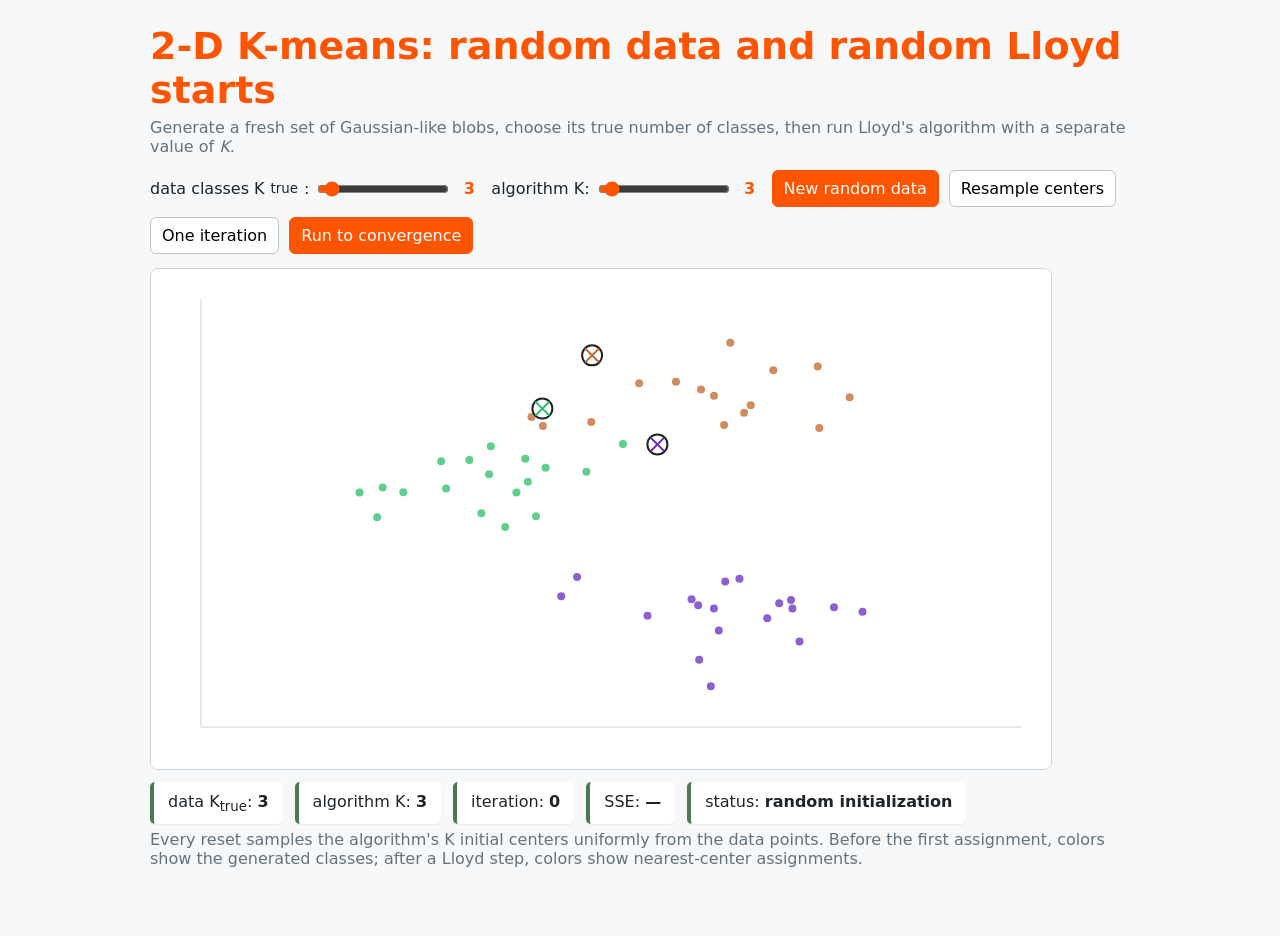
<file: demos/kmeans_demo.html>
<!doctype html>
<html lang="en">
<head>
<meta charset="utf-8">
<meta name="viewport" content="width=device-width, initial-scale=1">
<title>2-D K-means: random data and random Lloyd starts</title>
<style>
  :root { --orange:#ff5500; --green:#4c7954; --ink:#1e2428; --muted:#64727d; }
  body { margin:0; background:#f7f8f9; color:var(--ink); font-family:system-ui,-apple-system,Segoe UI,sans-serif; }
  main { max-width:980px; margin:24px auto; padding:0 18px 32px; }
  h1 { margin:0 0 6px; color:var(--orange); font-size:clamp(24px,4vw,38px); }
  p { margin:6px 0 12px; color:var(--muted); }
  .toolbar { display:flex; gap:10px; flex-wrap:wrap; align-items:center; margin:14px 0; }
  .control { display:inline-flex; align-items:center; gap:6px; white-space:nowrap; }
  input[type=range] { width:132px; accent-color:var(--orange); }
  output { display:inline-block; min-width:1.5em; font-weight:700; color:var(--orange); text-align:center; }
  select,button { font:inherit; border-radius:6px; padding:8px 11px; border:1px solid #bbc5cc; background:white; cursor:pointer; }
  button.primary { background:var(--orange); color:white; border-color:var(--orange); }
  button:hover { filter:brightness(.97); }
  canvas { display:block; width:100%; max-width:900px; background:white; border:1px solid #ccd4d9; border-radius:8px; }
  .stats { display:flex; gap:12px; flex-wrap:wrap; margin-top:12px; font-variant-numeric:tabular-nums; }
  .card { background:white; border-left:4px solid var(--green); padding:10px 14px; border-radius:5px; box-shadow:0 1px 2px #00000010; }
</style>
</head>
<body>
<main>
  <h1>2-D K-means: random data and random Lloyd starts</h1>
  <p>Generate a fresh set of Gaussian-like blobs, choose its true number of classes, then run Lloyd's algorithm with a separate value of <em>K</em>.</p>
  <div class="toolbar">
    <label class="control" for="dataK">data classes K<sub>true</sub>:
      <input id="dataK" type="range" min="2" max="20" step="1" value="3"><output id="dataKValue">3</output>
    </label>
    <label class="control" for="algorithmK">algorithm K:
      <input id="algorithmK" type="range" min="2" max="20" step="1" value="3"><output id="algorithmKValue">3</output>
    </label>
    <button id="newData" class="primary">New random data</button>
    <button id="reset">Resample centers</button>
    <button id="step">One iteration</button>
    <button id="run" class="primary">Run to convergence</button>
  </div>
  <canvas id="plot" width="900" height="500"></canvas>
  <div class="stats">
    <div class="card">data K<sub>true</sub>: <strong id="dataKStat">3</strong></div>
    <div class="card">algorithm K: <strong id="algorithmKStat">3</strong></div>
    <div class="card">iteration: <strong id="iteration">0</strong></div>
    <div class="card">SSE: <strong id="sse">—</strong></div>
    <div class="card">status: <strong id="status">random initialization</strong></div>
  </div>
  <p>Every reset samples the algorithm's K initial centers uniformly from the data points. Before the first assignment, colors show the generated classes; after a Lloyd step, colors show nearest-center assignments.</p>
</main>
<script>
const DEFAULT_DATA = {"points":[[-1.7917250219231398,0.9766390364837131],[0.6959276796623397,1.5345074238260141],[-2.8954665611936754,0.386902497859262],[-1.827616021003345,4.458043575223388],[-0.13244103957343012,0.9060446582753853],[2.856830611902691,-0.6510255933001469],[-3.6138978475579515,-0.2127402802139687],[0.6223848759631676,3.225274229290405],[1.4026839310346373,-0.237921729736007],[-1.0527480322262521,-0.1550100930908342],[-0.5059209268423939,-0.20515826376580087],[2.396006712661645,-1.0930615087305058],[-1.6587625951409837,2.169823396363562],[1.9015474755745676,-0.6634782863621074],[-0.39683036906333224,2.347680054333942],[-0.3463918282631479,2.6849164303853668],[1.3563815971671094,-2.223403152224427],[0.6208363480813096,3.7716616066084985],[-2.813146282044454,-1.7262826023316769],[2.7717905512136674,0.8235041539637314],[2.6252314510271875,-1.6020576556067476],[-0.3595041263365877,2.933050299062767],[-2.907298364383242,0.05194539579613895],[-1.5803015250939476,3.0058410156253235],[1.9607171817725044,-1.1680934977411974],[-1.1355638011404945,-0.7421650204064417],[-0.03795430616152099,2.3418015268490837],[0.44436759961426964,2.49550645486907],[-0.5871677241483181,2.248141962331159],[-1.2709094378224632,0.12898291075741067],[-0.09948659150922536,3.51815544054422],[-1.5343375602695402,-1.5362436862772237],[0.774564481169832,0.8443629764015471],[0.5087424072943945,0.4393917012645369],[0.4689583888074827,2.0817908271682404],[-2.028182228338655,0.42833187053041766],[-2.2680033709513805,0.8024563957963949],[-0.055463761886082666,2.503425251337943],[1.364153921621119,0.6764332949464997],[2.298238174206056,1.3263858966870303],[-2.103218851793558,0.41059850193837233],[0.9616584593844082,2.191952776533751],[-0.46722078564154246,1.469358769900285],[0.7071430902765516,0.2670508693491829],[-2.8612256850547024,1.9100649530990337],[-3.0707526215105427,1.0544517269311369],[2.786327962108976,-0.46641909673594306],[-2.3479121493261528,0.15634896910398005],[3.126635922106507,-1.0799315083634233],[-1.069973332005626,2.1438652811311814],[3.099659595887113,0.6552637307225978],[0.6724695007841687,1.5299495403166377],[2.3764255311556295,-1.0994007905841947],[1.7603210774256248,2.951083990419134],[0.5206693479559906,2.9146890112938566],[-0.32822418995251684,2.7410334697451275],[1.5019675493076952,1.9295320538169858],[-0.5736933229970061,2.2424553671040823],[0.3591417110761172,0.10466651921601489],[-0.5870642399415172,2.130929618929],[-2.8877857476301125,-1.980796468223927],[-3.17312340511416,1.9436211856492926],[-1.5561367672545743,0.33367432737426683],[0.1277578469887017,2.3126044245694146],[1.0871777745558413,1.117016288095853],[0.9997846526104353,-1.5447710967776116],[-1.200832624262478,1.3879542447822002],[-0.8605993154566993,-1.2348258203536526],[2.949420806925761,0.0875512413851909],[-2.3873268174079523,-0.30230275057533557],[-2.5096521817516537,-0.4380743016111864],[1.044054999507223,-0.34598177569938643],[2.6722947570124354,0.40746183624111043],[-1.0141432278810691,1.9423900224216577],[2.1565065379653756,0.23218103620027578],[1.2604370036086867,1.5430145954067358],[-1.8225738577462471,-0.4017809362082619],[-1.3859206296539197,0.9222066715665268],[-1.5976583588224509,-0.6848100909403132],[1.5648464482783626,1.8492637284793418],[-0.11959251982826007,2.3319882085384447],[0.47150192145078507,2.679579878340195],[-2.672460447775951,-0.3595531615405413],[-2.510805137568873,-1.180632184122412],[-3.1651498407833563,0.9008264869541871],[-0.6342302482706104,3.4489346524725453],[1.5364040253539055,0.4814814737734624],[1.0555537440817497,-0.4100496932025484],[-1.954241482698554,-0.1871838500258336],[-0.6228448630059521,3.982739348821218],[-3.7062701906250126,1.9507753952317897],[0.8956166605715494,0.052165079260974405],[-1.6436336028255982,0.7065731681919482],[1.9756738756010643,-0.7380309092056887],[1.3054321402686346,-0.14963454032767076],[0.8525313475888976,-0.43782004474443403],[-0.8212204288403493,-0.17992483581235091],[-0.6190538499258141,1.5073303372152915],[-2.4136189807597472,-0.7474548114407578],[-0.6476439496966137,1.8683063103013304],[0.25770932000305163,3.147959451027906],[-1.0416197332717683,2.318936973986876],[-0.6877295315157987,1.3059876735785794],[1.25524517795156,-0.8264385386590144],[0.2470647219515456,1.7981764253040247],[-3.270484998485734,0.9693967081580112],[-1.7426518252618564,2.7699007371144457],[2.920858823780819,0.3187276529430212],[1.9317583946753687,1.7133427216493664],[0.5759390910174684,-0.49331988336219407],[-0.5366826346054573,2.5526894333574086],[0.4592029855553752,0.06326199420033171],[-1.2389622748530065,0.12167501649282841],[-0.1063476406157128,1.9878396164028347],[-1.0212620158942607,2.240893199201458],[-2.8707971491818816,-0.5788496647644155],[-1.855956428839122,1.454273506962975],[0.08795247094337004,3.1246583117779645],[-3.2527953600499266,0.7774903558319103],[-0.12235473061048877,3.623202226342426],[-1.4246445576015736,3.149341441196485],[-1.8450525743030837,0.37816251960217356],[-1.175874166561785,4.0923176116563695],[2.523276660531754,-0.1715463312222481],[1.325667339342624,0.03183055827435118],[0.5997447738287232,2.185352191350302],[-0.4316902326071531,3.1583224685091618],[-0.12033140370159524,3.5699694253786367],[-0.6530376406172259,1.3549724401444503],[3.494484544491369,-2.0699850250135325],[-0.9407280295322593,3.6900307607144307],[-0.14190031454743432,4.631051147568389],[-0.565278803677421,2.167075593385291],[2.0735250279155477,1.6459857595506076],[-0.27979755452862454,2.6876601496419052],[-0.23594765403233597,0.4001572083672233],[-0.07705797351961485,1.4805147914344245],[-2.4031769469731796,1.2224450703824274],[-2.393255014197067,3.145687571923443],[1.037098408304808,3.571656732833139],[-2.3115525321273727,0.05616534222974544],[-0.769709319272279,1.2023798487844115],[4.383144774863942,0.9444794869904138],[-0.615609807963495,4.093595716570885],[1.196590335826159,-0.6895497777502005],[-0.11684930294374563,-1.3477590611424464],[4.16323594928069,1.336527949436392],[-3.6301983469660444,0.4627822555257742],[-0.27811167214241,1.091596574303021],[2.2799245990432384,-0.09815038964295794],[0.26975462398760763,-1.4543656745987648],[-4.552989815834079,0.6536185954403606],[2.910178908092592,0.31721821519130206],[2.576590816614941,-0.20829875557799488],[1.2280786632922243,1.9794957339050563],[1.6308181620575564,-0.2393791775759264],[0.8438175681780873,0.7811981017099934],[-0.7320278332837826,1.2802181049777375],[1.5444674964826568,0.01747915902505673],[1.9829795861385595,0.3791517355550818],[1.4571385239832821,0.4160500462614255],[-0.13244200985003252,-0.977277879876411],[-1.6869322983490986,-0.8540957393017248],[2.640131526097592,-1.6169560443108344],[-1.9894999792791794,1.7858704939058352],[0.9657571582155353,0.681594518281627],[0.6243958374211193,2.45638390566836],[-1.9334827776168322,0.3024718977397814],[-0.5117478062044003,1.8958891760305832],[-3.048552965067093,-1.4200179371789752],[2.426258730778101,0.6769080350302455],[1.2300839255546836,0.5392491912918173],[3.1880297923523018,0.3169426119248496],[0.6840925894884791,-0.4615846048147089],[-1.0499115824744107,-0.1513572082976979],[-2.6343220936809635,-0.3627411659871381],[1.646006088746516,-1.3749512934180188],[2.166673495372529,0.6350314368921064],[-1.8730879072963802,0.40198936344470165],[4.259308950690852,-0.04225715166064269]],"true_labels":[0,2,0,2,0,1,0,2,1,0,0,1,2,1,2,2,1,2,0,1,1,2,0,2,1,0,2,2,2,0,2,0,1,1,2,0,0,2,1,1,0,2,0,1,0,0,1,0,1,2,1,2,1,2,2,2,1,2,2,2,0,0,0,2,1,1,2,0,1,0,0,1,1,2,1,1,0,0,0,1,2,2,0,0,0,2,1,1,0,2,0,1,0,1,1,1,0,2,0,2,2,2,2,1,2,0,2,1,1,1,2,1,0,2,0,0,0,2,0,2,2,0,2,1,1,2,2,2,2,1,2,2,2,2,2,0,0,0,2,2,0,0,1,2,1,0,1,0,2,1,0,0,1,1,2,1,1,2,1,1,1,0,0,1,0,1,2,0,0,0,1,1,1,1,0,0,1,1,0,1],"true_k":3};
const canvas = document.getElementById('plot');
const ctx = canvas.getContext('2d');
const dataKInput = document.getElementById('dataK');
const algorithmKInput = document.getElementById('algorithmK');
let DATA = {points: DEFAULT_DATA.points.map(p=>p.slice()), true_labels: DEFAULT_DATA.true_labels.slice(), true_k: DEFAULT_DATA.true_k};
let algorithmK = Number(algorithmKInput.value);
let centers, labels, iteration, sse, converged, timer, B;
let rngState = (Date.now() ^ Math.floor(Math.random()*0xffffffff)) >>> 0;

function rand() {
  rngState = (1664525 * rngState + 1013904223) >>> 0;
  return rngState / 4294967296;
}
function randn() {
  let u = 0, v = 0;
  while (u === 0) u = rand();
  while (v === 0) v = rand();
  return Math.sqrt(-2 * Math.log(u)) * Math.cos(2 * Math.PI * v);
}
function distance2(a,b) { const dx=a[0]-b[0], dy=a[1]-b[1]; return dx*dx+dy*dy; }
function colorFor(k,total) {
  const hue = (24 + 360 * k / Math.max(total,1)) % 360;
  return `hsl(${hue.toFixed(1)}, 65%, 45%)`;
}
function generateData(k) {
  const classCenters = [], minDistance2 = 1.15 * 1.15;
  let attempts = 0;
  while (classCenters.length < k && attempts++ < 8000) {
    const candidate = [rand()*8.4-4.2, rand()*5.8-2.9];
    if (classCenters.every(c=>distance2(c,candidate) >= minDistance2)) classCenters.push(candidate);
  }
  if (classCenters.length < k) {
    classCenters.length = 0;
    for (let i=0; i<k; i++) {
      const angle = 2*Math.PI*i/k;
      classCenters.push([3.35*Math.cos(angle), 2.45*Math.sin(angle)]);
    }
  }
  const sigma = k >= 14 ? 0.30 : (k >= 9 ? 0.38 : 0.48);
  const generatedPoints = [], trueLabels = [];
  const pointsPerClass = 18;
  classCenters.forEach((c,k0)=>{
    for (let i=0; i<pointsPerClass; i++) {
      generatedPoints.push([c[0] + sigma*randn(), c[1] + sigma*randn()]);
      trueLabels.push(k0);
    }
  });
  return {points: generatedPoints, true_labels: trueLabels, true_k: k};
}
function bounds() {
  const xs = DATA.points.map(p=>p[0]), ys = DATA.points.map(p=>p[1]);
  return {xmin:Math.min(...xs)-0.8, xmax:Math.max(...xs)+0.8, ymin:Math.min(...ys)-0.8, ymax:Math.max(...ys)+0.8};
}
function updateBounds() { B = bounds(); }
function sx(x) { return 50 + (x-B.xmin)/(B.xmax-B.xmin)*(canvas.width-80); }
function sy(y) { return canvas.height-42 - (y-B.ymin)/(B.ymax-B.ymin)*(canvas.height-75); }
function sampleIndices(n,total) {
  const pool = Array.from({length:total},(_,i)=>i), out=[];
  for (let i=0; i<n; i++) { const j=i+Math.floor(rand()*(total-i)); [pool[i],pool[j]]=[pool[j],pool[i]]; out.push(pool[i]); }
  return out;
}
function assign() {
  labels = DATA.points.map(p=>{ let best=0, bd=Infinity; centers.forEach((c,k)=>{const d=distance2(p,c); if(d<bd){bd=d;best=k;}}); return best; });
  sse = DATA.points.reduce((sum,p,i)=>sum+distance2(p,centers[labels[i]]),0);
}
function updateMeans() {
  const sums = centers.map(()=>[0,0]), counts = centers.map(()=>0);
  DATA.points.forEach((p,i)=>{ const k=labels[i]; sums[k][0]+=p[0]; sums[k][1]+=p[1]; counts[k]++; });
  let movement=0;
  centers = centers.map((c,k)=>{ if(!counts[k]) return c.slice(); const next=[sums[k][0]/counts[k],sums[k][1]/counts[k]]; movement+=distance2(c,next); return next; });
  return movement;
}
function step() {
  if(converged) return;
  assign(); const movement=updateMeans(); iteration++; assign();
  converged = movement < 1e-8;
  document.getElementById('status').textContent = converged ? 'converged' : 'running';
  draw();
}
function reset() {
  clearTimeout(timer);
  const inds=sampleIndices(algorithmK, DATA.points.length);
  centers=inds.map(i=>DATA.points[i].slice());
  iteration=0; labels=null; sse=null; converged=false;
  document.getElementById('status').textContent='random initialization';
  draw();
}
function newData() {
  clearTimeout(timer);
  DATA = generateData(Number(dataKInput.value));
  updateBounds();
  reset();
}
function run() { if(converged) return; step(); if(!converged) timer=setTimeout(run,220); }
function syncControls() {
  dataKInput.nextElementSibling.value = dataKInput.value;
  algorithmKInput.nextElementSibling.value = algorithmKInput.value;
  document.getElementById('dataKStat').textContent = DATA.true_k;
  document.getElementById('algorithmKStat').textContent = algorithmK;
}
function draw() {
  ctx.clearRect(0,0,canvas.width,canvas.height); ctx.fillStyle='white'; ctx.fillRect(0,0,canvas.width,canvas.height);
  ctx.strokeStyle='#cbd4da'; ctx.lineWidth=1; ctx.beginPath(); ctx.moveTo(50,canvas.height-42); ctx.lineTo(canvas.width-30,canvas.height-42); ctx.moveTo(50,canvas.height-42); ctx.lineTo(50,30); ctx.stroke();
  const displayedLabels = labels || DATA.true_labels, displayedK = labels ? centers.length : DATA.true_k;
  DATA.points.forEach((p,i)=>{ ctx.beginPath(); ctx.arc(sx(p[0]),sy(p[1]),4,0,2*Math.PI); ctx.fillStyle=colorFor(displayedLabels[i],displayedK); ctx.globalAlpha=.74; ctx.fill(); ctx.globalAlpha=1; });
  centers.forEach((c,k)=>{ ctx.beginPath(); ctx.arc(sx(c[0]),sy(c[1]),10,0,2*Math.PI); ctx.fillStyle='white'; ctx.fill(); ctx.lineWidth=2; ctx.strokeStyle='#222'; ctx.stroke(); ctx.beginPath(); ctx.moveTo(sx(c[0])-7,sy(c[1])-7); ctx.lineTo(sx(c[0])+7,sy(c[1])+7); ctx.moveTo(sx(c[0])+7,sy(c[1])-7); ctx.lineTo(sx(c[0])-7,sy(c[1])+7); ctx.strokeStyle=colorFor(k,centers.length); ctx.stroke(); });
  document.getElementById('iteration').textContent=iteration;
  document.getElementById('sse').textContent=sse==null?'—':sse.toFixed(1);
  syncControls();
}
dataKInput.addEventListener('input',()=>{ dataKInput.nextElementSibling.value=dataKInput.value; });
dataKInput.addEventListener('change',newData);
algorithmKInput.addEventListener('input',()=>{ algorithmK=Number(algorithmKInput.value); algorithmKInput.nextElementSibling.value=algorithmK; });
algorithmKInput.addEventListener('change',()=>{ algorithmK=Number(algorithmKInput.value); reset(); });
document.getElementById('newData').addEventListener('click',newData);
document.getElementById('reset').addEventListener('click',reset);
document.getElementById('step').addEventListener('click',step);
document.getElementById('run').addEventListener('click',run);
DATA = generateData(Number(dataKInput.value)); updateBounds(); reset();
</script>
</body>
</html>
</file>
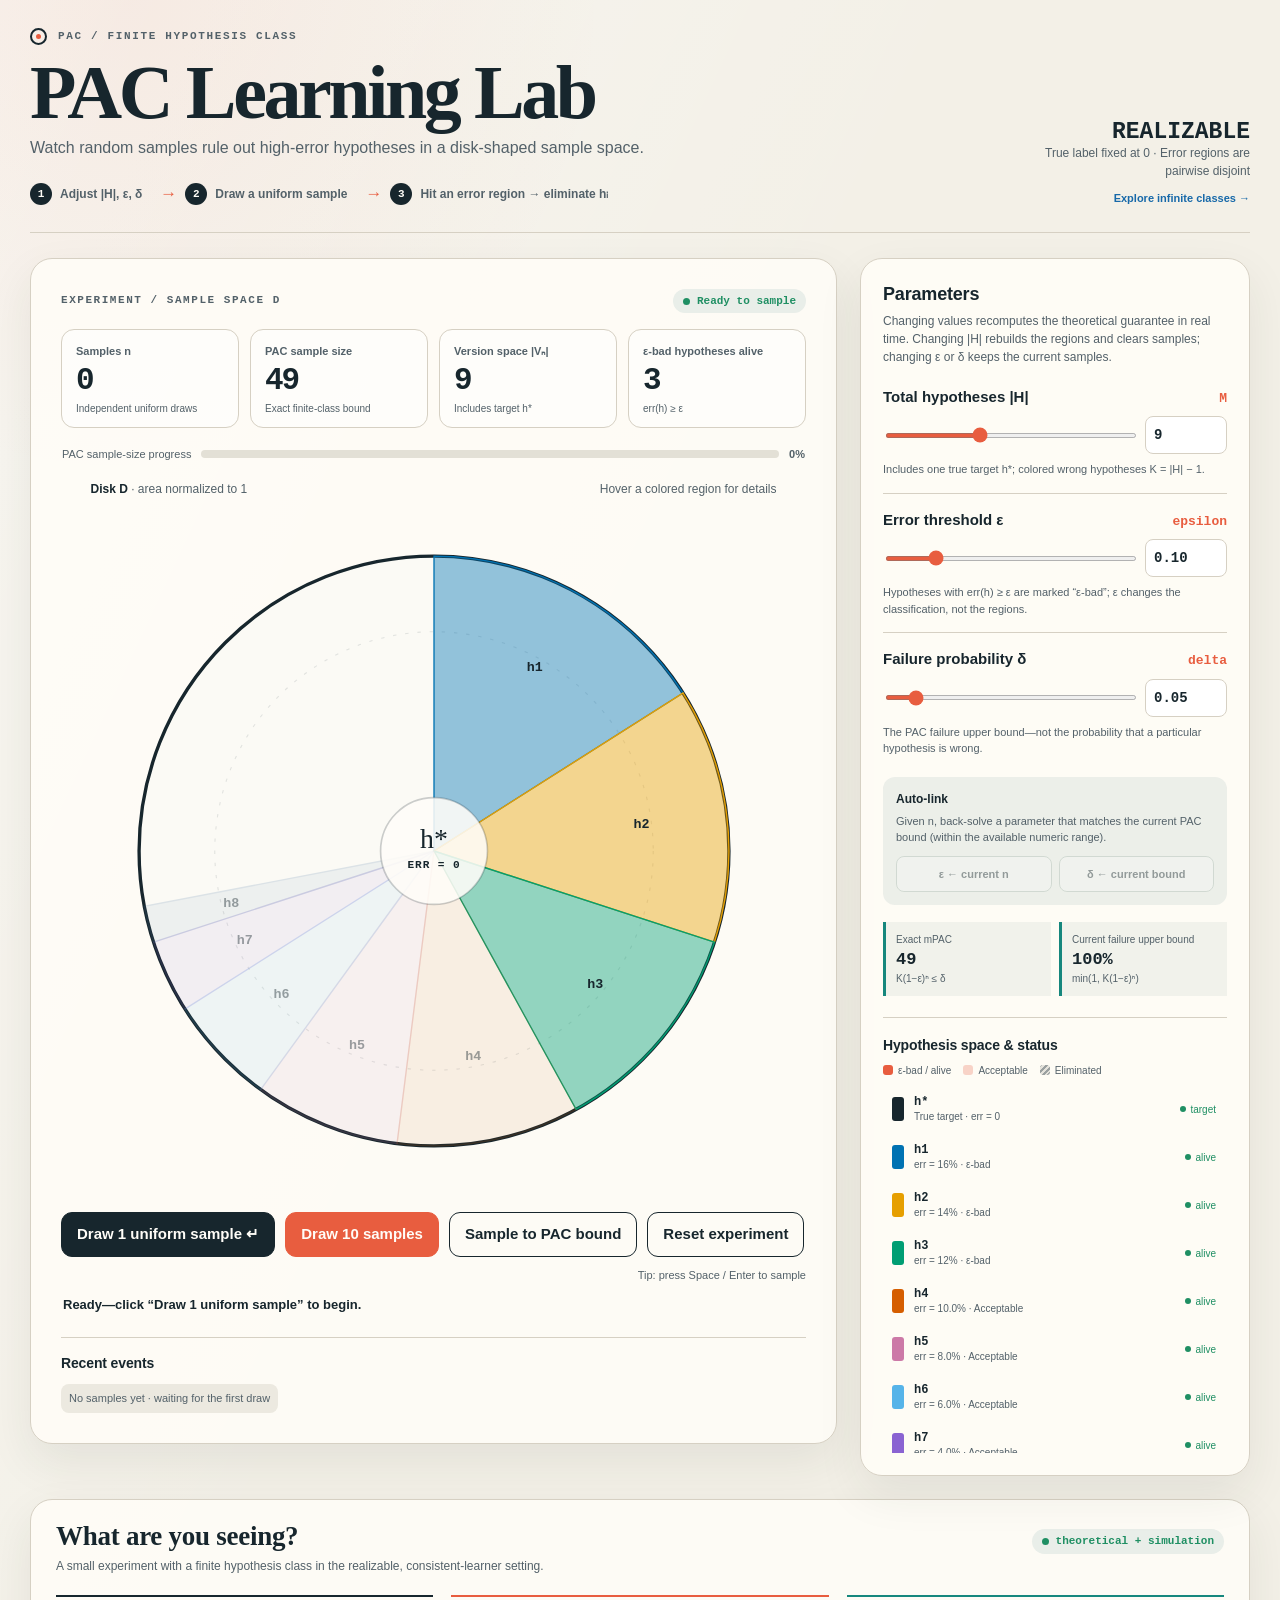
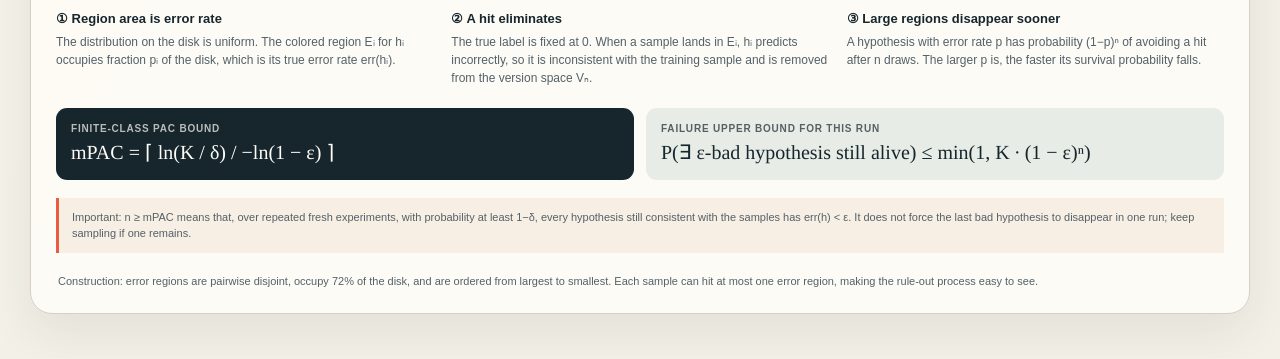
<file: demos/pac-learning-demo-en.html>
<!doctype html>
<html lang="en">
<head>
  <meta charset="utf-8">
  <meta name="viewport" content="width=device-width,initial-scale=1">
  <meta name="description" content="PAC Learning Lab: Watch random samples rule out high-error hypotheses in a disk-shaped sample space.">
  <title>PAC Learning Lab</title>
  <style>
    :root {
      --paper: #f3f0e7;
      --paper-deep: #e8e3d7;
      --ink: #17262d;
      --ink-soft: #536169;
      --line: #d6d0c3;
      --white: #fffdf8;
      --orange: #e85d3f;
      --teal: #16877d;
      --blue: #1769a9;
      --green: #1f8f63;
      --danger: #b5473b;
      --shadow: 0 18px 46px rgba(36, 45, 42, .08);
      --math-font: "Latin Modern Math", "STIX Two Math", "Cambria Math", "STIXGeneral", "Times New Roman", serif;
    }
    * { box-sizing: border-box; }
    html { min-width: 320px; scroll-behavior: smooth; }
    body {
      margin: 0;
      color: var(--ink);
      background:
        radial-gradient(circle at 10% 0%, rgba(232, 93, 63, .07), transparent 30rem),
        linear-gradient(115deg, rgba(255,255,255,.42), transparent 45%),
        var(--paper);
      font: 15px/1.5 -apple-system, BlinkMacSystemFont, "Segoe UI", "PingFang SC", "Hiragino Sans GB", "Microsoft YaHei", sans-serif;
    }
    button, input { font: inherit; }
    button { cursor: pointer; }
    button:focus-visible, input:focus-visible, .hyp-row:focus-visible, .region:focus-visible {
      outline: 3px solid rgba(23, 105, 169, .34);
      outline-offset: 3px;
    }
    .app { max-width: 1420px; margin: 0 auto; padding: 28px 30px 44px; }
    .masthead {
      display: grid;
      grid-template-columns: 1fr auto;
      gap: 22px;
      align-items: end;
      padding-bottom: 25px;
      border-bottom: 1px solid var(--line);
    }
    .brandline { display: flex; align-items: center; gap: 11px; color: var(--ink-soft); font: 700 11px/1.2 ui-monospace, SFMono-Regular, Menlo, monospace; letter-spacing: .15em; text-transform: uppercase; }
    .brandmark { width: 17px; height: 17px; border: 2px solid var(--ink); border-radius: 50%; position: relative; display: inline-block; }
    .brandmark::after { content: ""; width: 5px; height: 5px; border-radius: 50%; background: var(--orange); position: absolute; inset: 4px; }
    h1 { margin: 10px 0 7px; max-width: 780px; font: 600 clamp(38px, 6vw, 76px)/.98 Georgia, "Songti SC", "Noto Serif CJK SC", serif; letter-spacing: -.045em; }
    .subtitle { max-width: 650px; margin: 0; color: var(--ink-soft); font-size: 16px; }
    .header-note { max-width: 215px; color: var(--ink-soft); text-align: right; font-size: 12px; }
    .header-note strong { display: block; color: var(--ink); font: 700 23px/1 ui-monospace, SFMono-Regular, Menlo, monospace; }
    .lab-link { display: inline-block; margin-top: 10px; color: var(--blue); font-size: 11px; font-weight: 700; text-decoration: none; }
    .lab-link:hover { text-decoration: underline; }
    .flow {
      display: flex; flex-wrap: wrap; gap: 8px 18px; margin: 21px 0 0; padding: 0; list-style: none;
      color: var(--ink-soft); font-size: 12px; font-weight: 650;
    }
    .flow li { display: flex; align-items: center; gap: 8px; }
    .flow li + li::before { content: "→"; color: var(--orange); font-size: 17px; font-weight: 400; }
    .step { width: 22px; height: 22px; display: inline-grid; place-items: center; border-radius: 50%; color: var(--white); background: var(--ink); font: 700 11px ui-monospace, monospace; }
    .lab-grid { display: grid; grid-template-columns: minmax(0, 1fr) 390px; gap: 23px; margin-top: 25px; align-items: start; }
    .surface { background: rgba(255, 253, 248, .88); border: 1px solid var(--line); border-radius: 22px; box-shadow: var(--shadow); }
    .experiment { padding: clamp(18px, 2.5vw, 30px); }
    .section-kicker { display: flex; justify-content: space-between; align-items: center; gap: 12px; margin-bottom: 16px; color: var(--ink-soft); font: 700 11px/1.2 ui-monospace, SFMono-Regular, Menlo, monospace; letter-spacing: .14em; text-transform: uppercase; }
    .status-pill { display: inline-flex; align-items: center; gap: 7px; padding: 6px 10px; border-radius: 999px; background: #e9eee9; color: var(--green); font: 700 11px/1.1 ui-monospace, monospace; letter-spacing: 0; text-transform: none; white-space: nowrap; }
    .status-pill::before { content: ""; width: 7px; height: 7px; border-radius: 50%; background: currentColor; }
    .status-pill.warn { color: #a46a1d; background: #f5ead4; }
    .status-pill.alert { color: var(--danger); background: #f7e1dd; }
    .metrics { display: grid; grid-template-columns: repeat(4, minmax(0, 1fr)); gap: 11px; margin-bottom: 18px; }
    .metric { min-height: 83px; padding: 13px 14px 11px; border: 1px solid var(--line); border-radius: 13px; background: rgba(255,255,255,.55); }
    .metric-label { display: block; color: var(--ink-soft); font-size: 11px; font-weight: 650; }
    .metric-value { display: block; margin-top: 4px; color: var(--ink); font: 700 clamp(20px, 3vw, 31px)/1.08 ui-monospace, SFMono-Regular, Menlo, monospace; letter-spacing: -.07em; }
    .metric-value small { font-size: 13px; letter-spacing: 0; }
    .metric-note { display: block; margin-top: 4px; color: var(--ink-soft); font-size: 10px; white-space: nowrap; overflow: hidden; text-overflow: ellipsis; }
    .progress-line { display: grid; grid-template-columns: auto 1fr auto; gap: 10px; align-items: center; margin: 0 1px 17px; color: var(--ink-soft); font-size: 11px; }
    .progress-track { height: 8px; overflow: hidden; border-radius: 999px; background: #e3e0d6; }
    .progress-fill { height: 100%; width: 0%; border-radius: inherit; background: linear-gradient(90deg, var(--orange), #f2ad50); transition: width .25s ease; }
    .disk-panel { position: relative; max-width: 690px; margin: 0 auto; }
    .disk-caption { display: flex; justify-content: space-between; gap: 14px; margin: 0 2px 8px; color: var(--ink-soft); font-size: 12px; }
    .disk-caption strong { color: var(--ink); }
    #disk { display: block; width: 100%; height: auto; overflow: visible; border-radius: 50%; }
    .disk-bg { fill: #fbfaf5; stroke: var(--ink); stroke-width: 3; }
    .disk-inner-ring { fill: none; stroke: rgba(23,38,45,.11); stroke-width: 1; stroke-dasharray: 3 8; }
    .region { cursor: pointer; transition: opacity .22s ease, filter .22s ease, stroke-width .22s ease; }
    .region:hover, .region.focused, .region:focus { filter: saturate(1.18) brightness(1.03); stroke: var(--ink); stroke-width: 2.7; }
    .region.acceptable { opacity: .18; }
    .region.eliminated { opacity: .11; filter: grayscale(.82); stroke: #737b7d; stroke-width: 1.3; stroke-dasharray: 7 6; }
    .hatch { pointer-events: none; opacity: 0; }
    .hatch.visible { opacity: .72; }
    .region-label { pointer-events: none; fill: var(--ink); font: 700 12px ui-monospace, monospace; text-anchor: middle; dominant-baseline: middle; }
    .region-label.faded { opacity: .42; }
    .sample-mark { stroke: var(--white); stroke-width: 2.2; vector-effect: non-scaling-stroke; }
    .sample-mark.neutral { fill: var(--ink); }
    .sample-mark.hit { stroke: var(--ink); }
    .sample-mark.latest { animation: pop .55s ease-out both; }
    .sample-halo { fill: none; stroke: var(--orange); stroke-width: 2; opacity: .8; animation: ring .8s ease-out both; pointer-events: none; }
    @keyframes pop { 0% { r: 1; opacity: .2; } 60% { r: 7; opacity: 1; } 100% { r: 4.4; opacity: 1; } }
    @keyframes ring { 0% { r: 6; opacity: .85; } 100% { r: 27; opacity: 0; } }
    @media (prefers-reduced-motion: reduce) { *, *::before, *::after { animation-duration: .01ms !important; transition-duration: .01ms !important; scroll-behavior: auto !important; } }
    .center-mark { pointer-events: none; }
    .center-mark circle { fill: rgba(255,253,248,.87); stroke: rgba(23,38,45,.22); stroke-width: 1.5; }
    .center-mark text { text-anchor: middle; fill: var(--ink); }
    .center-mark .target { font-family: var(--math-font); font-size: 25px; font-weight: 500; }
    .center-mark .target-note { font: 700 10px ui-monospace, monospace; letter-spacing: .08em; }
    .actions { display: flex; flex-wrap: wrap; gap: 10px; align-items: center; margin-top: 16px; }
    .btn { min-height: 45px; padding: 0 15px; border: 1px solid var(--ink); border-radius: 11px; color: var(--ink); background: transparent; font-weight: 700; transition: background .18s ease, transform .18s ease; }
    .btn:hover { background: #ece8de; }
    .btn:active { transform: translateY(1px); }
    .btn.primary { color: var(--white); background: var(--ink); }
    .btn.primary:hover { background: #2a3b43; }
    .btn.secondary { color: var(--white); border-color: var(--orange); background: var(--orange); }
    .btn:disabled { cursor: not-allowed; opacity: .43; transform: none; }
    .keyboard-hint { margin-left: auto; color: var(--ink-soft); font-size: 11px; }
    .live-message { min-height: 26px; margin: 12px 2px 0; color: var(--ink-soft); font-size: 13px; }
    .live-message strong { color: var(--ink); }
    .event-strip { margin-top: 16px; padding-top: 15px; border-top: 1px solid var(--line); }
    .event-strip h2, .hypotheses h2, .controls-title, .explain h2 { margin: 0; color: var(--ink); font-size: 14px; letter-spacing: -.01em; }
    .events { display: flex; flex-wrap: wrap; gap: 7px; margin-top: 10px; }
    .event { padding: 6px 8px; border-radius: 8px; background: #ece9e0; color: var(--ink-soft); font-size: 11px; }
    .event.hit { color: #8a3e2f; background: #f7e6df; }
    .control-panel { padding: 22px; position: sticky; top: 18px; }
    .controls-title { font-size: 18px; font-weight: 700; }
    .controls-subtitle { margin: 4px 0 20px; color: var(--ink-soft); font-size: 12px; }
    .control { padding: 15px 0; border-top: 1px solid var(--line); }
    .control:first-of-type { border-top: 0; padding-top: 0; }
    .control-head { display: flex; justify-content: space-between; gap: 10px; align-items: baseline; }
    .control-label { font-weight: 700; }
    .control-symbol { color: var(--orange); font: 700 13px ui-monospace, monospace; }
    .control-row { display: grid; grid-template-columns: 1fr 82px; gap: 10px; align-items: center; margin-top: 8px; }
    input[type="range"] { width: 100%; height: 5px; accent-color: var(--orange); cursor: pointer; }
    input[type="number"] { width: 100%; min-height: 38px; padding: 5px 8px; border: 1px solid var(--line); border-radius: 8px; color: var(--ink); background: #fff; font: 700 14px ui-monospace, monospace; }
    .control-help { display: block; margin-top: 7px; color: var(--ink-soft); font-size: 11px; }
    .auto-box { margin: 5px 0 17px; padding: 13px; border-radius: 12px; background: #ecefe9; }
    .auto-box h3 { margin: 0 0 5px; font-size: 12px; }
    .auto-box p { margin: 0 0 10px; color: var(--ink-soft); font-size: 11px; }
    .auto-actions { display: grid; grid-template-columns: 1fr 1fr; gap: 7px; }
    .auto-btn { min-height: 36px; padding: 0 8px; border: 1px solid #aebdb4; border-radius: 8px; color: var(--ink); background: rgba(255,255,255,.55); font-size: 11px; font-weight: 700; }
    .auto-btn:hover { background: #fff; }
    .auto-btn:disabled { cursor: not-allowed; opacity: .42; }
    .derived { display: grid; grid-template-columns: 1fr 1fr; gap: 8px; margin-bottom: 19px; }
    .derived-item { padding: 10px; border-left: 3px solid var(--teal); background: #f1f2eb; }
    .derived-label { display: block; color: var(--ink-soft); font-size: 10px; }
    .derived-value { display: block; margin-top: 3px; font: 700 17px ui-monospace, monospace; }
    .derived-note { display: block; margin-top: 2px; color: var(--ink-soft); font-size: 10px; }
    .hypotheses { margin-top: 21px; border-top: 1px solid var(--line); padding-top: 17px; }
    .legend { display: flex; flex-wrap: wrap; gap: 6px 12px; margin: 7px 0 10px; color: var(--ink-soft); font-size: 10px; }
    .legend-item { display: inline-flex; align-items: center; gap: 5px; }
    .legend-swatch { width: 10px; height: 10px; border-radius: 3px; background: var(--orange); }
    .legend-swatch.accept { opacity: .25; }
    .legend-swatch.dead { background: repeating-linear-gradient(135deg, #9aa0a0 0 2px, #e4e2db 2px 4px); }
    .hyp-list { display: grid; gap: 5px; max-height: 365px; overflow: auto; padding-right: 2px; }
    .hyp-row { width: 100%; display: grid; grid-template-columns: 14px 1fr auto; gap: 8px; align-items: center; min-height: 43px; padding: 6px 8px; border: 1px solid transparent; border-radius: 9px; color: var(--ink); background: transparent; text-align: left; }
    .hyp-row:hover, .hyp-row.selected { border-color: var(--line); background: #f4f1e8; }
    .hyp-row.eliminated { opacity: .56; }
    .hyp-swatch { width: 12px; height: 24px; border-radius: 3px; }
    .hyp-row.eliminated .hyp-swatch { background: repeating-linear-gradient(135deg, #9aa0a0 0 2px, #e4e2db 2px 4px) !important; }
    .hyp-main { min-width: 0; }
    .hyp-name { display: block; font: 700 12px ui-monospace, monospace; }
    .hyp-detail { display: block; overflow: hidden; color: var(--ink-soft); font-size: 10px; text-overflow: ellipsis; white-space: nowrap; }
    .hyp-state { display: inline-flex; align-items: center; gap: 4px; color: var(--green); font-size: 10px; white-space: nowrap; }
    .hyp-state::before { content: ""; width: 6px; height: 6px; border-radius: 50%; background: currentColor; }
    .hyp-row.eliminated .hyp-state { color: var(--danger); }
    .hyp-row.eliminated .hyp-state::before { border-radius: 1px; transform: rotate(45deg); }
    .explain { margin-top: 23px; padding: 22px 25px 24px; }
    .explain-head { display: flex; justify-content: space-between; gap: 15px; align-items: baseline; }
    .explain h2 { font: 600 27px/1.1 Georgia, "Songti SC", serif; }
    .explain-intro { margin: 5px 0 0; color: var(--ink-soft); font-size: 12px; }
    .explain-grid { display: grid; grid-template-columns: repeat(3, minmax(0, 1fr)); gap: 18px; margin-top: 20px; }
    .explain-card { padding-top: 12px; border-top: 2px solid var(--ink); }
    .explain-card:nth-child(2) { border-color: var(--orange); }
    .explain-card:nth-child(3) { border-color: var(--teal); }
    .explain-card h3 { margin: 0 0 5px; font-size: 13px; }
    .explain-card p { margin: 0; color: var(--ink-soft); font-size: 12px; }
    .formula-band { display: grid; grid-template-columns: 1fr 1fr; gap: 12px; margin-top: 21px; }
    .formula { padding: 13px 15px; border-radius: 11px; background: #17262d; color: var(--white); }
    .formula.secondary { background: #e7ece6; color: var(--ink); }
    .formula-label { display: block; margin-bottom: 5px; opacity: .7; font-size: 10px; font-weight: 700; letter-spacing: .08em; text-transform: uppercase; }
    .formula code { display: block; font-family: var(--math-font); font-size: clamp(15px, 2vw, 20px); font-weight: 400; line-height: 1.28; letter-spacing: 0; font-synthesis: none; text-rendering: geometricPrecision; white-space: normal; }
    .caveat { margin: 18px 0 0; padding: 11px 13px; border-left: 3px solid var(--orange); color: var(--ink-soft); background: #f7eee4; font-size: 11px; }
    .footer-note { margin: 20px 2px 0; color: var(--ink-soft); font-size: 11px; }
    .sr-only { position: absolute; width: 1px; height: 1px; padding: 0; margin: -1px; overflow: hidden; clip: rect(0,0,0,0); white-space: nowrap; border: 0; }
    @media (max-width: 1080px) {
      .lab-grid { grid-template-columns: minmax(0, 1fr) 340px; }
      .app { padding-inline: 20px; }
    }
    @media (max-width: 820px) {
      .masthead { grid-template-columns: 1fr; align-items: start; }
      .header-note { max-width: none; text-align: left; }
      .header-note strong { display: inline; margin-right: 7px; }
      .lab-grid { grid-template-columns: 1fr; }
      .control-panel { position: static; order: -1; }
      .explain-grid { grid-template-columns: 1fr; gap: 14px; }
    }
    @media (max-width: 520px) {
      .app { padding: 18px 13px 30px; }
      .masthead { padding-bottom: 18px; }
      h1 { font-size: clamp(38px, 13vw, 58px); }
      .subtitle { font-size: 14px; }
      .flow { display: grid; gap: 8px; }
      .flow li + li::before { display: none; }
      .metrics { grid-template-columns: repeat(2, minmax(0, 1fr)); }
      .metric { min-height: 76px; }
      .experiment, .control-panel, .explain { padding: 17px; }
      .actions { display: grid; grid-template-columns: 1fr 1fr; }
      .actions .primary { grid-column: 1 / -1; }
      .keyboard-hint { grid-column: 1 / -1; margin-left: 0; }
      .formula-band { grid-template-columns: 1fr; }
      .progress-line { grid-template-columns: 1fr auto; }
      .progress-line .progress-track { grid-column: 1 / -1; grid-row: 2; }
    }
  </style>
</head>
<body>
  <div class="app">
    <header class="masthead">
      <div>
        <div class="brandline"><span class="brandmark" aria-hidden="true"></span> PAC / FINITE HYPOTHESIS CLASS</div>
        <h1>PAC Learning Lab</h1>
        <p class="subtitle">Watch random samples rule out high-error hypotheses in a disk-shaped sample space.</p>
        <ol class="flow" aria-label="Experiment steps">
          <li><span class="step">1</span>Adjust |H|, ε, δ</li>
          <li><span class="step">2</span>Draw a uniform sample</li>
          <li><span class="step">3</span>Hit an error region → eliminate hᵢ</li>
        </ol>
      </div>
      <div class="header-note"><strong>REALIZABLE</strong> True label fixed at 0 · Error regions are pairwise disjoint<a class="lab-link" href="infinite-classes-demo.html">Explore infinite classes →</a></div>
    </header>

    <main class="lab-grid">
      <section class="surface experiment" aria-labelledby="experiment-title">
        <div class="section-kicker"><span id="experiment-title">Experiment / SAMPLE SPACE D</span><span id="statusPill" class="status-pill">Ready to sample</span></div>
        <div class="metrics" aria-label="Live experiment metrics">
          <div class="metric"><span class="metric-label">Samples n</span><strong id="sampleCount" class="metric-value">0</strong><span class="metric-note">Independent uniform draws</span></div>
          <div class="metric"><span class="metric-label">PAC sample size</span><strong id="pacTarget" class="metric-value">—</strong><span class="metric-note">Exact finite-class bound</span></div>
          <div class="metric"><span class="metric-label">Version space |Vₙ|</span><strong id="aliveCount" class="metric-value">—</strong><span class="metric-note">Includes target h*</span></div>
          <div class="metric"><span class="metric-label">ε-bad hypotheses alive</span><strong id="badAlive" class="metric-value">—</strong><span class="metric-note">err(h) ≥ ε</span></div>
        </div>
        <div class="progress-line" aria-label="PAC sample-size progress"><span>PAC sample-size progress</span><div class="progress-track"><div id="progressFill" class="progress-fill"></div></div><strong id="progressText">0%</strong></div>

        <figure class="disk-panel" aria-labelledby="diskCaption">
          <figcaption id="diskCaption" class="disk-caption"><span><strong>Disk D</strong> · area normalized to 1</span><span id="regionInfo">Hover a colored region for details</span></figcaption>
          <svg id="disk" viewBox="0 0 620 620" role="img" aria-labelledby="diskTitle diskDesc">
            <title id="diskTitle">Disk sample space and error regions</title>
            <desc id="diskDesc">Each colored sector represents the error region of one wrong hypothesis; its area fraction is that hypothesis's true error rate. Click a sampling button to generate a uniform point inside the disk.</desc>
            <defs>
              <pattern id="hatchPattern" width="9" height="9" patternUnits="userSpaceOnUse" patternTransform="rotate(35)">
                <line x1="0" y1="0" x2="0" y2="9" stroke="#667276" stroke-width="2"></line>
              </pattern>
            </defs>
            <circle class="disk-bg" cx="310" cy="310" r="265"></circle>
            <circle class="disk-inner-ring" cx="310" cy="310" r="197"></circle>
            <g id="regionsLayer"></g>
            <g id="hatchLayer"></g>
            <g id="labelsLayer"></g>
            <g id="pointsLayer"></g>
            <g class="center-mark" aria-hidden="true">
              <circle cx="310" cy="310" r="48"></circle>
              <text class="target" x="310" y="307">h*</text>
              <text class="target-note" x="310" y="325">ERR = 0</text>
            </g>
          </svg>
        </figure>

        <div class="actions">
          <button id="sampleOne" class="btn primary" type="button">Draw 1 uniform sample <span aria-hidden="true">↵</span></button>
          <button id="sampleTen" class="btn secondary" type="button">Draw 10 samples</button>
          <button id="sampleToBound" class="btn" type="button">Sample to PAC bound</button>
          <button id="resetExperiment" class="btn" type="button">Reset experiment</button>
          <span class="keyboard-hint">Tip: press Space / Enter to sample</span>
        </div>
        <p id="liveMessage" class="live-message" role="status" aria-live="polite">Ready—click “Draw 1 uniform sample” to begin.</p>

        <section class="event-strip" aria-labelledby="eventsTitle">
          <h2 id="eventsTitle">Recent events</h2>
          <div id="eventLog" class="events"><span class="event">No samples yet · waiting for the first draw</span></div>
        </section>
      </section>

      <aside class="surface control-panel" aria-labelledby="controlsTitle">
        <h2 id="controlsTitle" class="controls-title">Parameters</h2>
        <p class="controls-subtitle">Changing values recomputes the theoretical guarantee in real time. Changing |H| rebuilds the regions and clears samples; changing ε or δ keeps the current samples.</p>

        <div class="control">
          <div class="control-head"><label class="control-label" for="hypRange">Total hypotheses |H|</label><span class="control-symbol">M</span></div>
          <div class="control-row"><input id="hypRange" type="range" min="2" max="21" step="1" value="9"><input id="hypNumber" type="number" min="2" max="21" step="1" value="9" aria-label="Total hypotheses"></div>
          <span class="control-help">Includes one true target h*; colored wrong hypotheses K = |H| − 1.</span>
        </div>
        <div class="control">
          <div class="control-head"><label class="control-label" for="epsRange">Error threshold ε</label><span class="control-symbol">epsilon</span></div>
          <div class="control-row"><input id="epsRange" type="range" min="0.01" max="0.50" step="0.01" value="0.10"><input id="epsNumber" type="number" min="0.01" max="0.50" step="0.01" value="0.10" aria-label="Error threshold"></div>
          <span class="control-help">Hypotheses with err(h) ≥ ε are marked “ε-bad”; ε changes the classification, not the regions.</span>
        </div>
        <div class="control">
          <div class="control-head"><label class="control-label" for="deltaRange">Failure probability δ</label><span class="control-symbol">delta</span></div>
          <div class="control-row"><input id="deltaRange" type="range" min="0.001" max="0.50" step="0.001" value="0.05"><input id="deltaNumber" type="number" min="0.001" max="0.50" step="0.001" value="0.05" aria-label="Failure probability"></div>
          <span class="control-help">The PAC failure upper bound—not the probability that a particular hypothesis is wrong.</span>
        </div>

        <section class="auto-box" aria-labelledby="autoTitle">
          <h3 id="autoTitle">Auto-link</h3>
          <p>Given n, back-solve a parameter that matches the current PAC bound (within the available numeric range).</p>
          <div class="auto-actions">
            <button id="autoEpsilon" class="auto-btn" type="button">ε ← current n</button>
            <button id="autoDelta" class="auto-btn" type="button">δ ← current bound</button>
          </div>
        </section>

        <div class="derived" aria-label="Derived values">
          <div class="derived-item"><span class="derived-label">Exact mPAC</span><strong id="derivedPac" class="derived-value">—</strong><span class="derived-note">K(1−ε)ⁿ ≤ δ</span></div>
          <div class="derived-item"><span class="derived-label">Current failure upper bound</span><strong id="derivedFailure" class="derived-value">—</strong><span class="derived-note">min(1, K(1−ε)ⁿ)</span></div>
        </div>

        <section class="hypotheses" aria-labelledby="hypothesesTitle">
          <h2 id="hypothesesTitle">Hypothesis space & status</h2>
          <div class="legend" aria-label="Legend">
            <span class="legend-item"><i class="legend-swatch"></i>ε-bad / alive</span>
            <span class="legend-item"><i class="legend-swatch accept"></i>Acceptable</span>
            <span class="legend-item"><i class="legend-swatch dead"></i>Eliminated</span>
          </div>
          <div id="hypList" class="hyp-list" role="list"></div>
        </section>
      </aside>
    </main>

    <section class="surface explain" aria-labelledby="explainTitle">
      <div class="explain-head"><div><h2 id="explainTitle">What are you seeing?</h2><p class="explain-intro">A small experiment with a finite hypothesis class in the realizable, consistent-learner setting.</p></div><span class="status-pill">theoretical + simulation</span></div>
      <div class="explain-grid">
        <article class="explain-card"><h3>① Region area is error rate</h3><p>The distribution on the disk is uniform. The colored region Eᵢ for hᵢ occupies fraction pᵢ of the disk, which is its true error rate err(hᵢ).</p></article>
        <article class="explain-card"><h3>② A hit eliminates</h3><p>The true label is fixed at 0. When a sample lands in Eᵢ, hᵢ predicts incorrectly, so it is inconsistent with the training sample and is removed from the version space Vₙ.</p></article>
        <article class="explain-card"><h3>③ Large regions disappear sooner</h3><p>A hypothesis with error rate p has probability (1−p)ⁿ of avoiding a hit after n draws. The larger p is, the faster its survival probability falls.</p></article>
      </div>
      <div class="formula-band">
        <div class="formula"><span class="formula-label">Finite-class PAC bound</span><code>mPAC = ⌈ ln(K / δ) / −ln(1 − ε) ⌉</code></div>
        <div class="formula secondary"><span class="formula-label">Failure upper bound for this run</span><code>P(∃ ε-bad hypothesis still alive) ≤ min(1, K · (1 − ε)ⁿ)</code></div>
      </div>
      <p class="caveat">Important: n ≥ mPAC means that, over repeated fresh experiments, with probability at least 1−δ, every hypothesis still consistent with the samples has err(h) &lt; ε. It does not force the last bad hypothesis to disappear in one run; keep sampling if one remains.</p>
      <p class="footer-note">Construction: error regions are pairwise disjoint, occupy 72% of the disk, and are ordered from largest to smallest. Each sample can hit at most one error region, making the rule-out process easy to see.</p>
    </section>
  </div>

  <script>
    (function () {
      "use strict";
      var NS = "http://www.w3.org/2000/svg";
      var CX = 310;
      var CY = 310;
      var R = 265;
      var TAU = Math.PI * 2;
      var START = -Math.PI / 2;
      var ERROR_MASS = 0.72;
      var palette = [
        "#0072B2", "#E69F00", "#009E73", "#D55E00", "#CC79A7",
        "#56B4E9", "#8A63D2", "#4E79A7", "#59A14F", "#E15759",
        "#B07AA1", "#76B7B2", "#EDC948", "#FF9DA7", "#9C755F",
        "#264653", "#E76F51", "#2A9D8F", "#7A5195", "#BC5090"
      ];
      var state = {
        totalH: 9,
        epsilon: 0.10,
        delta: 0.05,
        sampleCount: 0,
        samples: [],
        hypotheses: [],
        focused: -1,
        selected: -1,
        lastEvent: null
      };
      var els = {
        disk: document.getElementById("disk"),
        regions: document.getElementById("regionsLayer"),
        hatch: document.getElementById("hatchLayer"),
        labels: document.getElementById("labelsLayer"),
        points: document.getElementById("pointsLayer"),
        regionInfo: document.getElementById("regionInfo"),
        sampleCount: document.getElementById("sampleCount"),
        pacTarget: document.getElementById("pacTarget"),
        aliveCount: document.getElementById("aliveCount"),
        badAlive: document.getElementById("badAlive"),
        progressFill: document.getElementById("progressFill"),
        progressText: document.getElementById("progressText"),
        statusPill: document.getElementById("statusPill"),
        liveMessage: document.getElementById("liveMessage"),
        eventLog: document.getElementById("eventLog"),
        hypList: document.getElementById("hypList"),
        derivedPac: document.getElementById("derivedPac"),
        derivedFailure: document.getElementById("derivedFailure"),
        sampleOne: document.getElementById("sampleOne"),
        sampleTen: document.getElementById("sampleTen"),
        sampleToBound: document.getElementById("sampleToBound"),
        resetExperiment: document.getElementById("resetExperiment"),
        autoEpsilon: document.getElementById("autoEpsilon"),
        autoDelta: document.getElementById("autoDelta")
      };
      var inputPairs = [
        { range: "hypRange", number: "hypNumber", min: 2, max: 21, digits: 0, kind: "h" },
        { range: "epsRange", number: "epsNumber", min: 0.01, max: 0.50, digits: 2, kind: "epsilon" },
        { range: "deltaRange", number: "deltaNumber", min: 0.001, max: 0.50, digits: 3, kind: "delta" }
      ];

      function node(name, attrs) {
        var el = document.createElementNS(NS, name);
        Object.keys(attrs || {}).forEach(function (key) { el.setAttribute(key, attrs[key]); });
        return el;
      }
      function clear(el) { while (el.firstChild) el.removeChild(el.firstChild); }
      function clamp(value, min, max) { return Math.max(min, Math.min(max, value)); }
      function fmtPct(value) {
        if (!isFinite(value)) return "—";
        if (value >= 0.9995) return "100%";
        if (value < 0.001) return (value * 100).toExponential(1) + "%";
        return (value * 100).toFixed(value < 0.1 ? 1 : 0) + "%";
      }
      function fmtErr(value) { return (value * 100).toFixed(value < 0.1 ? 1 : 0) + "%"; }
      function fmtNum(value, digits) { return Number(value).toFixed(digits); }
      function polar(angle, radius) { return [CX + radius * Math.cos(angle), CY + radius * Math.sin(angle)]; }
      function sectorPath(start, end) {
        var p1 = polar(start, R);
        var p2 = polar(end, R);
        var large = end - start > Math.PI ? 1 : 0;
        return "M" + CX + " " + CY + "L" + p1[0].toFixed(3) + " " + p1[1].toFixed(3) + "A" + R + " " + R + " 0 " + large + " 1 " + p2[0].toFixed(3) + " " + p2[1].toFixed(3) + "Z";
      }
      function pathCenter(angle, radius) { return polar(angle, radius); }
      function exactPac() {
        var k = state.totalH - 1;
        if (k <= 0) return 0;
        return Math.max(0, Math.ceil(Math.log(k / state.delta) / (-Math.log1p(-state.epsilon))));
      }
      function textbookPac() {
        var k = state.totalH - 1;
        if (k <= 0) return 0;
        return Math.max(0, Math.ceil((Math.log(state.totalH) + Math.log(1 / state.delta)) / state.epsilon));
      }
      function failureBound() {
        var k = state.totalH - 1;
        if (!k || !state.sampleCount) return k ? Math.min(1, k) : 0;
        return Math.min(1, k * Math.exp(state.sampleCount * Math.log1p(-state.epsilon)));
      }
      function actualFailureBound() {
        var total = 0;
        state.hypotheses.forEach(function (h) {
          if (h.kind === "wrong" && h.error >= state.epsilon) total += Math.pow(1 - h.error, state.sampleCount);
        });
        return Math.min(1, total);
      }
      function isBad(h) { return h.kind === "wrong" && h.error >= state.epsilon; }
      function activeWrongCount() { return state.hypotheses.filter(function (h) { return h.kind === "wrong" && !h.eliminated; }).length; }
      function badTotal() { return state.hypotheses.filter(isBad).length; }
      function badAliveCount() { return state.hypotheses.filter(function (h) { return isBad(h) && !h.eliminated; }).length; }
      function makeHypotheses() {
        var k = state.totalH - 1;
        var start = START;
        state.hypotheses = [{
          id: "h*",
          kind: "target",
          error: 0,
          color: "#17262d",
          start: 0,
          end: 0,
          eliminated: false,
          path: null,
          hatch: null,
          label: null
        }];
        for (var i = 0; i < k; i += 1) {
          var error = ERROR_MASS * 2 * (k - i) / (k * (k + 1));
          var end = start + error * TAU;
          state.hypotheses.push({
            id: "h" + (i + 1),
            kind: "wrong",
            error: error,
            color: palette[i % palette.length],
            start: start,
            end: end,
            eliminated: false,
            eliminatedAt: null,
            path: null,
            hatch: null,
            label: null
          });
          start = end;
        }
      }
      function drawHypotheses() {
        clear(els.regions); clear(els.hatch); clear(els.labels);
        var wrong = state.hypotheses.filter(function (h) { return h.kind === "wrong"; });
        wrong.forEach(function (h, index) {
          var path = node("path", {
            d: sectorPath(h.start, h.end),
            fill: h.color,
            "fill-opacity": ".42",
            stroke: h.color,
            "stroke-width": "1.2",
            "aria-label": h.id + " · error rate " + fmtErr(h.error),
            tabindex: "0",
            "data-index": index + 1,
            "class": "region"
          });
          path.addEventListener("pointerenter", function () { focusHyp(h.id); });
          path.addEventListener("pointerleave", function () { if (state.selected < 0) clearFocus(); });
          path.addEventListener("focus", function () { focusHyp(h.id); });
          path.addEventListener("blur", function () { if (state.selected < 0) clearFocus(); });
          path.addEventListener("click", function () { selectHyp(h.id); });
          els.regions.appendChild(path);
          h.path = path;
          var hatch = node("path", { d: sectorPath(h.start, h.end), fill: "url(#hatchPattern)", "class": "hatch" });
          els.hatch.appendChild(hatch);
          h.hatch = hatch;
          var mid = (h.start + h.end) / 2;
          var labelPoint = pathCenter(mid, 188);
          var label = node("text", { x: labelPoint[0], y: labelPoint[1], "class": "region-label" });
          label.textContent = h.id;
          els.labels.appendChild(label);
          h.label = label;
        });
        drawStateStyles();
      }
      function drawStateStyles() {
        state.hypotheses.forEach(function (h) {
          if (h.kind === "target") return;
          if (h.path) {
            h.path.classList.toggle("eliminated", h.eliminated);
            h.path.classList.toggle("acceptable", !h.eliminated && !isBad(h));
            h.path.classList.toggle("focused", state.hypotheses.indexOf(h) === state.focused || state.hypotheses.indexOf(h) === state.selected);
          }
          if (h.hatch) h.hatch.classList.toggle("visible", h.eliminated);
          if (h.label) h.label.classList.toggle("faded", h.eliminated || !isBad(h));
        });
      }
      function focusHyp(id) {
        var h = state.hypotheses.find(function (item) { return item.id === id; });
        if (!h) return;
        state.focused = state.hypotheses.indexOf(h);
        els.regionInfo.textContent = h.id + " · err = " + fmtErr(h.error) + " · " + (isBad(h) ? "ε-bad" : "Acceptable") + " · " + (h.eliminated ? "Eliminated" : "alive");
        drawStateStyles();
        updateHypRows();
      }
      function clearFocus() {
        state.focused = -1;
        els.regionInfo.textContent = "Hover a colored region for details";
        drawStateStyles();
        updateHypRows();
      }
      function selectHyp(id) {
        var h = state.hypotheses.find(function (item) { return item.id === id; });
        state.selected = h ? state.hypotheses.indexOf(h) : -1;
        if (h) focusHyp(id);
        updateHypRows();
      }
      function drawPoints() {
        clear(els.points);
        state.samples.forEach(function (sample, index) {
          var circle = node("circle", {
            cx: sample.x.toFixed(3),
            cy: sample.y.toFixed(3),
            r: index === state.samples.length - 1 ? "4.4" : "3.3",
            class: "sample-mark " + (sample.hit >= 0 ? "hit" : "neutral") + (index === state.samples.length - 1 ? " latest" : ""),
            fill: sample.hit >= 0 ? state.hypotheses[sample.hit].color : "#17262d",
            "aria-label": "Sample " + sample.number + (sample.hit >= 0 ? ", hit " + state.hypotheses[sample.hit].id : ", missed all error regions")
          });
          els.points.appendChild(circle);
        });
        var last = state.samples[state.samples.length - 1];
        if (last) {
          els.points.appendChild(node("circle", { cx: last.x.toFixed(3), cy: last.y.toFixed(3), r: "7", class: "sample-halo" }));
        }
      }
      function updateHypRows() {
        clear(els.hypList);
        state.hypotheses.forEach(function (h, index) {
          var row = document.createElement("button");
          row.type = "button";
          row.className = "hyp-row" + (h.eliminated ? " eliminated" : "") + (index === state.selected ? " selected" : "");
          row.setAttribute("role", "listitem");
          row.setAttribute("aria-pressed", index === state.selected ? "true" : "false");
          row.addEventListener("mouseenter", function () { if (h.kind === "wrong") focusHyp(h.id); });
          row.addEventListener("mouseleave", function () { if (state.selected < 0) clearFocus(); });
          row.addEventListener("focus", function () { if (h.kind === "wrong") focusHyp(h.id); });
          row.addEventListener("click", function () { if (h.kind === "wrong") selectHyp(h.id); });
          var swatch = document.createElement("span");
          swatch.className = "hyp-swatch";
          swatch.style.background = h.kind === "target" ? "#17262d" : h.color;
          var main = document.createElement("span");
          main.className = "hyp-main";
          var name = document.createElement("span");
          name.className = "hyp-name";
          name.textContent = h.id;
          var detail = document.createElement("span");
          detail.className = "hyp-detail";
          detail.textContent = h.kind === "target" ? "True target · err = 0" : "err = " + fmtErr(h.error) + " · " + (isBad(h) ? "ε-bad" : "Acceptable");
          main.appendChild(name); main.appendChild(detail);
          var status = document.createElement("span");
          status.className = "hyp-state";
          status.textContent = h.kind === "target" ? "target" : (h.eliminated ? "sample " + h.eliminatedAt : "alive");
          row.appendChild(swatch); row.appendChild(main); row.appendChild(status);
          els.hypList.appendChild(row);
        });
      }
      function addEvent(text, kind) {
        var event = document.createElement("span");
        event.className = "event" + (kind ? " " + kind : "");
        event.textContent = text;
        els.eventLog.insertBefore(event, els.eventLog.firstChild);
        while (els.eventLog.children.length > 5) els.eventLog.removeChild(els.eventLog.lastChild);
      }
      function updateEventLogEmpty() {
        if (!state.sampleCount) {
          clear(els.eventLog);
          var empty = document.createElement("span");
          empty.className = "event";
          empty.textContent = "No samples yet · waiting for the first draw";
          els.eventLog.appendChild(empty);
        }
      }
      function updateMetrics() {
        var m = exactPac();
        var active = 1 + activeWrongCount();
        var badAlive = badAliveCount();
        var failure = failureBound();
        els.sampleCount.textContent = String(state.sampleCount);
        els.pacTarget.textContent = String(m);
        els.aliveCount.textContent = String(active);
        els.badAlive.textContent = String(badAlive);
        els.derivedPac.textContent = String(m);
        els.derivedFailure.textContent = fmtPct(failure);
        var progress = m ? Math.min(1, state.sampleCount / m) : 1;
        els.progressFill.style.width = (progress * 100).toFixed(1) + "%";
        els.progressText.textContent = Math.round(progress * 100) + "%";
        els.sampleToBound.disabled = state.sampleCount >= m;
        var canAutoEps = state.sampleCount > 0 && state.totalH > 1;
        var neededEps = canAutoEps ? 1 - Math.pow(state.delta / (state.totalH - 1), 1 / state.sampleCount) : Infinity;
        els.autoEpsilon.disabled = !canAutoEps || neededEps > 0.50 || neededEps < 0.01;
        var bound = failureBound();
        els.autoDelta.disabled = state.sampleCount <= 0 || bound > 0.50 || bound < 0.001;
        var statusText = "Observing";
        var statusClass = "";
        var message = "Each sample can hit at most one error region; a miss does not prove any hypothesis correct.";
        if (!state.sampleCount) { statusText = "Ready to sample"; message = "Ready—click “Draw 1 uniform sample” to begin."; }
        else if (!badTotal()) { statusText = "No ε-bad hypotheses"; statusClass = ""; message = "Under the current ε, this constructed hypothesis class contains no ε-bad hypotheses."; }
        else if (!badAlive) { statusText = "Bad hypotheses cleared"; message = "This run has eliminated every ε-bad hypothesis; more samples will still add points."; }
        else if (state.sampleCount >= m) { statusText = "PAC event"; statusClass = "alert"; message = "The theoretical sample size is reached, but " + badAlive + " ε-bad hypotheses remain alive; this is precisely the failure event whose probability is at most δ. Keep sampling."; }
        else if (state.lastEvent && state.lastEvent.hit >= 0) { statusText = "Hit & eliminated"; statusClass = "warn"; message = "Sample " + state.sampleCount + " hit " + state.hypotheses[state.lastEvent.hit].id + "'s error region; the hypothesis has been removed from the version space."; }
        els.statusPill.textContent = statusText;
        els.statusPill.className = "status-pill" + (statusClass ? " " + statusClass : "");
        els.liveMessage.innerHTML = "<strong>" + message.split(";")[0] + "</strong>" + (message.indexOf(";") >= 0 ? ";" + message.split(";").slice(1).join(";") : "");
        updateHypRows();
        drawStateStyles();
      }
      function drawAll() {
        drawHypotheses();
        drawPoints();
        updateMetrics();
        updateEventLogEmpty();
      }
      function resetExperiment(reason) {
        state.sampleCount = 0;
        state.samples = [];
        state.focused = -1;
        state.selected = -1;
        state.lastEvent = null;
        makeHypotheses();
        drawAll();
        if (reason) {
          clear(els.eventLog);
          addEvent(reason, "");
        }
      }
      function sampleOne(silent) {
        var offset = Math.random() * TAU;
        var angle = START + offset;
        var radius = R * Math.sqrt(Math.random());
        var x = CX + radius * Math.cos(angle);
        var y = CY + radius * Math.sin(angle);
        var hit = -1;
        for (var i = 1; i < state.hypotheses.length; i += 1) {
          var h = state.hypotheses[i];
          if (offset >= h.start - START && offset < h.end - START) { hit = i; break; }
        }
        state.sampleCount += 1;
        var hHit = hit >= 0 ? state.hypotheses[hit] : null;
        var wasEliminated = false;
        if (hHit && !hHit.eliminated) {
          hHit.eliminated = true;
          hHit.eliminatedAt = state.sampleCount;
          wasEliminated = true;
        }
        state.samples.push({ x: x, y: y, hit: hit, number: state.sampleCount });
        if (state.samples.length > 1100) state.samples.shift();
        state.lastEvent = { hit: hit, wasEliminated: wasEliminated };
        if (!silent) {
          if (hHit && wasEliminated) addEvent("#" + state.sampleCount + " · hit " + hHit.id + " → eliminated", "hit");
          else if (hHit) addEvent("#" + state.sampleCount + " · hit an eliminated region " + hHit.id, "hit");
          else addEvent("#" + state.sampleCount + " · missed all error regions");
          drawPoints();
          updateMetrics();
        }
        return { hit: hit, eliminated: wasEliminated };
      }
      function sampleMany(count) {
        var n = Math.max(0, Math.floor(count));
        var eliminated = 0;
        var hitCount = 0;
        var first = state.sampleCount + 1;
        for (var i = 0; i < n; i += 1) {
          var result = sampleOne(true);
          if (result.hit >= 0) hitCount += 1;
          if (result.eliminated) eliminated += 1;
        }
        if (n > 0) {
          addEvent("Batch #" + first + "–#" + state.sampleCount + " · hits " + hitCount + ", eliminated " + eliminated, eliminated ? "hit" : "");
          drawPoints();
          updateMetrics();
        }
      }
      function bindInputs() {
        inputPairs.forEach(function (pair) {
          var range = document.getElementById(pair.range);
          var number = document.getElementById(pair.number);
          function commit(raw) {
            var value = Number(raw);
            if (!isFinite(value)) return;
            value = clamp(value, pair.min, pair.max);
            var display = pair.digits === 0 ? String(Math.round(value)) : value.toFixed(pair.digits);
            range.value = display;
            number.value = display;
            if (pair.kind === "h") {
              state.totalH = Math.round(value);
              resetExperiment("Hypothesis count changed · experiment rebuilt");
            } else if (pair.kind === "epsilon") {
              state.epsilon = value;
              drawAll();
            } else {
              state.delta = value;
              drawAll();
            }
          }
          range.addEventListener("input", function () { commit(range.value); });
          function commitNumber() {
            if (number.value === "") {
              number.value = range.value;
              return;
            }
            commit(number.value);
          }
          number.addEventListener("change", commitNumber);
          number.addEventListener("blur", commitNumber);
        });
      }
      function updateInput(kind, value) {
        var pair = inputPairs.find(function (item) { return item.kind === kind; });
        if (!pair) return;
        var display = pair.digits === 0 ? String(Math.round(value)) : Number(value).toFixed(pair.digits);
        document.getElementById(pair.range).value = display;
        document.getElementById(pair.number).value = display;
      }
      function autoEpsilon() {
        if (!state.sampleCount || state.totalH <= 1) return;
        var needed = 1 - Math.pow(state.delta / (state.totalH - 1), 1 / state.sampleCount);
        if (needed >= 0.01 && needed <= 0.50) {
          state.epsilon = Number(needed.toFixed(2));
          needed = state.epsilon;
          updateInput("epsilon", needed);
          drawAll();
          addEvent("Auto-link · ε set to " + needed.toFixed(3));
        }
      }
      function autoDelta() {
        var bound = failureBound();
        if (!state.sampleCount || bound < 0.001 || bound > 0.50) return;
        state.delta = Number(bound.toFixed(3));
        bound = state.delta;
        updateInput("delta", bound);
        drawAll();
        addEvent("Auto-link · δ set to " + bound.toFixed(3));
      }
      els.sampleOne.addEventListener("click", function () { sampleOne(); });
      els.sampleTen.addEventListener("click", function () { sampleMany(10); });
      els.sampleToBound.addEventListener("click", function () {
        var remaining = exactPac() - state.sampleCount;
        if (remaining > 0) sampleMany(Math.min(remaining, 1100));
      });
      els.resetExperiment.addEventListener("click", function () { resetExperiment("Experiment reset"); });
      els.autoEpsilon.addEventListener("click", autoEpsilon);
      els.autoDelta.addEventListener("click", autoDelta);
      document.addEventListener("keydown", function (event) {
        var tag = document.activeElement && document.activeElement.tagName;
        if ((event.code === "Space" || event.code === "Enter") && tag !== "INPUT" && tag !== "BUTTON") {
          event.preventDefault();
          sampleOne();
        }
      });
      bindInputs();
      resetExperiment();
    }());
  </script>
</body>
</html>
</file>
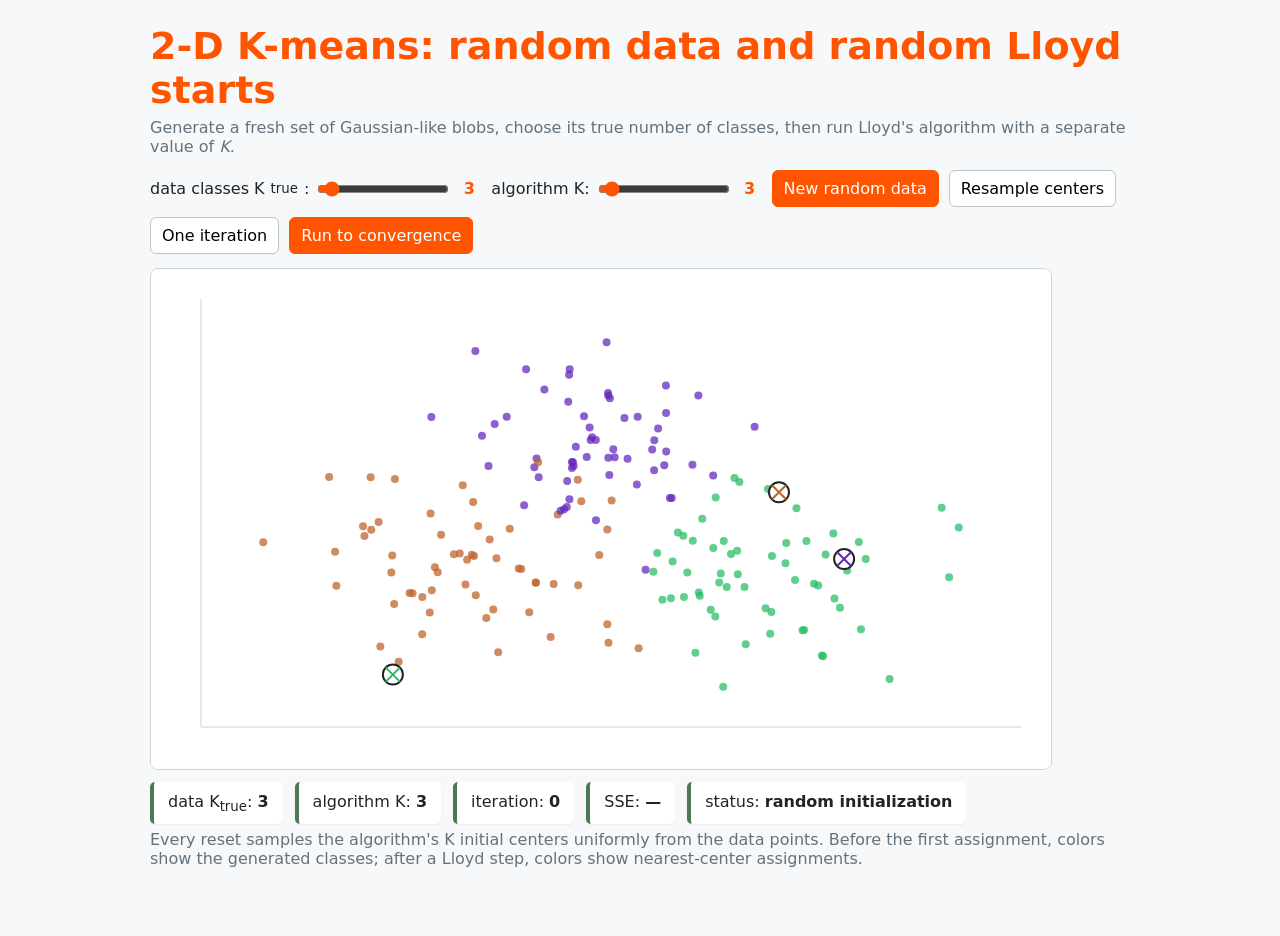
<file: slides/lecture8/kmeans_demo.html>
<!doctype html>
<html lang="en">
<head>
<meta charset="utf-8">
<meta name="viewport" content="width=device-width, initial-scale=1">
<title>2-D K-means: random data and random Lloyd starts</title>
<style>
  :root { --orange:#ff5500; --green:#4c7954; --ink:#1e2428; --muted:#64727d; }
  body { margin:0; background:#f7f8f9; color:var(--ink); font-family:system-ui,-apple-system,Segoe UI,sans-serif; }
  main { max-width:980px; margin:24px auto; padding:0 18px 32px; }
  h1 { margin:0 0 6px; color:var(--orange); font-size:clamp(24px,4vw,38px); }
  p { margin:6px 0 12px; color:var(--muted); }
  .toolbar { display:flex; gap:10px; flex-wrap:wrap; align-items:center; margin:14px 0; }
  .control { display:inline-flex; align-items:center; gap:6px; white-space:nowrap; }
  input[type=range] { width:132px; accent-color:var(--orange); }
  output { display:inline-block; min-width:1.5em; font-weight:700; color:var(--orange); text-align:center; }
  select,button { font:inherit; border-radius:6px; padding:8px 11px; border:1px solid #bbc5cc; background:white; cursor:pointer; }
  button.primary { background:var(--orange); color:white; border-color:var(--orange); }
  button:hover { filter:brightness(.97); }
  canvas { display:block; width:100%; max-width:900px; background:white; border:1px solid #ccd4d9; border-radius:8px; }
  .stats { display:flex; gap:12px; flex-wrap:wrap; margin-top:12px; font-variant-numeric:tabular-nums; }
  .card { background:white; border-left:4px solid var(--green); padding:10px 14px; border-radius:5px; box-shadow:0 1px 2px #00000010; }
</style>
</head>
<body>
<main>
  <h1>2-D K-means: random data and random Lloyd starts</h1>
  <p>Generate a fresh set of Gaussian-like blobs, choose its true number of classes, then run Lloyd's algorithm with a separate value of <em>K</em>.</p>
  <div class="toolbar">
    <label class="control" for="dataK">data classes K<sub>true</sub>:
      <input id="dataK" type="range" min="2" max="20" step="1" value="3"><output id="dataKValue">3</output>
    </label>
    <label class="control" for="algorithmK">algorithm K:
      <input id="algorithmK" type="range" min="2" max="20" step="1" value="3"><output id="algorithmKValue">3</output>
    </label>
    <button id="newData" class="primary">New random data</button>
    <button id="reset">Resample centers</button>
    <button id="step">One iteration</button>
    <button id="run" class="primary">Run to convergence</button>
  </div>
  <canvas id="plot" width="900" height="500"></canvas>
  <div class="stats">
    <div class="card">data K<sub>true</sub>: <strong id="dataKStat">3</strong></div>
    <div class="card">algorithm K: <strong id="algorithmKStat">3</strong></div>
    <div class="card">iteration: <strong id="iteration">0</strong></div>
    <div class="card">SSE: <strong id="sse">—</strong></div>
    <div class="card">status: <strong id="status">random initialization</strong></div>
  </div>
  <p>Every reset samples the algorithm's K initial centers uniformly from the data points. Before the first assignment, colors show the generated classes; after a Lloyd step, colors show nearest-center assignments.</p>
</main>
<script>
const DEFAULT_DATA = {"points":[[-1.7917250219231398,0.9766390364837131],[0.6959276796623397,1.5345074238260141],[-2.8954665611936754,0.386902497859262],[-1.827616021003345,4.458043575223388],[-0.13244103957343012,0.9060446582753853],[2.856830611902691,-0.6510255933001469],[-3.6138978475579515,-0.2127402802139687],[0.6223848759631676,3.225274229290405],[1.4026839310346373,-0.237921729736007],[-1.0527480322262521,-0.1550100930908342],[-0.5059209268423939,-0.20515826376580087],[2.396006712661645,-1.0930615087305058],[-1.6587625951409837,2.169823396363562],[1.9015474755745676,-0.6634782863621074],[-0.39683036906333224,2.347680054333942],[-0.3463918282631479,2.6849164303853668],[1.3563815971671094,-2.223403152224427],[0.6208363480813096,3.7716616066084985],[-2.813146282044454,-1.7262826023316769],[2.7717905512136674,0.8235041539637314],[2.6252314510271875,-1.6020576556067476],[-0.3595041263365877,2.933050299062767],[-2.907298364383242,0.05194539579613895],[-1.5803015250939476,3.0058410156253235],[1.9607171817725044,-1.1680934977411974],[-1.1355638011404945,-0.7421650204064417],[-0.03795430616152099,2.3418015268490837],[0.44436759961426964,2.49550645486907],[-0.5871677241483181,2.248141962331159],[-1.2709094378224632,0.12898291075741067],[-0.09948659150922536,3.51815544054422],[-1.5343375602695402,-1.5362436862772237],[0.774564481169832,0.8443629764015471],[0.5087424072943945,0.4393917012645369],[0.4689583888074827,2.0817908271682404],[-2.028182228338655,0.42833187053041766],[-2.2680033709513805,0.8024563957963949],[-0.055463761886082666,2.503425251337943],[1.364153921621119,0.6764332949464997],[2.298238174206056,1.3263858966870303],[-2.103218851793558,0.41059850193837233],[0.9616584593844082,2.191952776533751],[-0.46722078564154246,1.469358769900285],[0.7071430902765516,0.2670508693491829],[-2.8612256850547024,1.9100649530990337],[-3.0707526215105427,1.0544517269311369],[2.786327962108976,-0.46641909673594306],[-2.3479121493261528,0.15634896910398005],[3.126635922106507,-1.0799315083634233],[-1.069973332005626,2.1438652811311814],[3.099659595887113,0.6552637307225978],[0.6724695007841687,1.5299495403166377],[2.3764255311556295,-1.0994007905841947],[1.7603210774256248,2.951083990419134],[0.5206693479559906,2.9146890112938566],[-0.32822418995251684,2.7410334697451275],[1.5019675493076952,1.9295320538169858],[-0.5736933229970061,2.2424553671040823],[0.3591417110761172,0.10466651921601489],[-0.5870642399415172,2.130929618929],[-2.8877857476301125,-1.980796468223927],[-3.17312340511416,1.9436211856492926],[-1.5561367672545743,0.33367432737426683],[0.1277578469887017,2.3126044245694146],[1.0871777745558413,1.117016288095853],[0.9997846526104353,-1.5447710967776116],[-1.200832624262478,1.3879542447822002],[-0.8605993154566993,-1.2348258203536526],[2.949420806925761,0.0875512413851909],[-2.3873268174079523,-0.30230275057533557],[-2.5096521817516537,-0.4380743016111864],[1.044054999507223,-0.34598177569938643],[2.6722947570124354,0.40746183624111043],[-1.0141432278810691,1.9423900224216577],[2.1565065379653756,0.23218103620027578],[1.2604370036086867,1.5430145954067358],[-1.8225738577462471,-0.4017809362082619],[-1.3859206296539197,0.9222066715665268],[-1.5976583588224509,-0.6848100909403132],[1.5648464482783626,1.8492637284793418],[-0.11959251982826007,2.3319882085384447],[0.47150192145078507,2.679579878340195],[-2.672460447775951,-0.3595531615405413],[-2.510805137568873,-1.180632184122412],[-3.1651498407833563,0.9008264869541871],[-0.6342302482706104,3.4489346524725453],[1.5364040253539055,0.4814814737734624],[1.0555537440817497,-0.4100496932025484],[-1.954241482698554,-0.1871838500258336],[-0.6228448630059521,3.982739348821218],[-3.7062701906250126,1.9507753952317897],[0.8956166605715494,0.052165079260974405],[-1.6436336028255982,0.7065731681919482],[1.9756738756010643,-0.7380309092056887],[1.3054321402686346,-0.14963454032767076],[0.8525313475888976,-0.43782004474443403],[-0.8212204288403493,-0.17992483581235091],[-0.6190538499258141,1.5073303372152915],[-2.4136189807597472,-0.7474548114407578],[-0.6476439496966137,1.8683063103013304],[0.25770932000305163,3.147959451027906],[-1.0416197332717683,2.318936973986876],[-0.6877295315157987,1.3059876735785794],[1.25524517795156,-0.8264385386590144],[0.2470647219515456,1.7981764253040247],[-3.270484998485734,0.9693967081580112],[-1.7426518252618564,2.7699007371144457],[2.920858823780819,0.3187276529430212],[1.9317583946753687,1.7133427216493664],[0.5759390910174684,-0.49331988336219407],[-0.5366826346054573,2.5526894333574086],[0.4592029855553752,0.06326199420033171],[-1.2389622748530065,0.12167501649282841],[-0.1063476406157128,1.9878396164028347],[-1.0212620158942607,2.240893199201458],[-2.8707971491818816,-0.5788496647644155],[-1.855956428839122,1.454273506962975],[0.08795247094337004,3.1246583117779645],[-3.2527953600499266,0.7774903558319103],[-0.12235473061048877,3.623202226342426],[-1.4246445576015736,3.149341441196485],[-1.8450525743030837,0.37816251960217356],[-1.175874166561785,4.0923176116563695],[2.523276660531754,-0.1715463312222481],[1.325667339342624,0.03183055827435118],[0.5997447738287232,2.185352191350302],[-0.4316902326071531,3.1583224685091618],[-0.12033140370159524,3.5699694253786367],[-0.6530376406172259,1.3549724401444503],[3.494484544491369,-2.0699850250135325],[-0.9407280295322593,3.6900307607144307],[-0.14190031454743432,4.631051147568389],[-0.565278803677421,2.167075593385291],[2.0735250279155477,1.6459857595506076],[-0.27979755452862454,2.6876601496419052],[-0.23594765403233597,0.4001572083672233],[-0.07705797351961485,1.4805147914344245],[-2.4031769469731796,1.2224450703824274],[-2.393255014197067,3.145687571923443],[1.037098408304808,3.571656732833139],[-2.3115525321273727,0.05616534222974544],[-0.769709319272279,1.2023798487844115],[4.383144774863942,0.9444794869904138],[-0.615609807963495,4.093595716570885],[1.196590335826159,-0.6895497777502005],[-0.11684930294374563,-1.3477590611424464],[4.16323594928069,1.336527949436392],[-3.6301983469660444,0.4627822555257742],[-0.27811167214241,1.091596574303021],[2.2799245990432384,-0.09815038964295794],[0.26975462398760763,-1.4543656745987648],[-4.552989815834079,0.6536185954403606],[2.910178908092592,0.31721821519130206],[2.576590816614941,-0.20829875557799488],[1.2280786632922243,1.9794957339050563],[1.6308181620575564,-0.2393791775759264],[0.8438175681780873,0.7811981017099934],[-0.7320278332837826,1.2802181049777375],[1.5444674964826568,0.01747915902505673],[1.9829795861385595,0.3791517355550818],[1.4571385239832821,0.4160500462614255],[-0.13244200985003252,-0.977277879876411],[-1.6869322983490986,-0.8540957393017248],[2.640131526097592,-1.6169560443108344],[-1.9894999792791794,1.7858704939058352],[0.9657571582155353,0.681594518281627],[0.6243958374211193,2.45638390566836],[-1.9334827776168322,0.3024718977397814],[-0.5117478062044003,1.8958891760305832],[-3.048552965067093,-1.4200179371789752],[2.426258730778101,0.6769080350302455],[1.2300839255546836,0.5392491912918173],[3.1880297923523018,0.3169426119248496],[0.6840925894884791,-0.4615846048147089],[-1.0499115824744107,-0.1513572082976979],[-2.6343220936809635,-0.3627411659871381],[1.646006088746516,-1.3749512934180188],[2.166673495372529,0.6350314368921064],[-1.8730879072963802,0.40198936344470165],[4.259308950690852,-0.04225715166064269]],"true_labels":[0,2,0,2,0,1,0,2,1,0,0,1,2,1,2,2,1,2,0,1,1,2,0,2,1,0,2,2,2,0,2,0,1,1,2,0,0,2,1,1,0,2,0,1,0,0,1,0,1,2,1,2,1,2,2,2,1,2,2,2,0,0,0,2,1,1,2,0,1,0,0,1,1,2,1,1,0,0,0,1,2,2,0,0,0,2,1,1,0,2,0,1,0,1,1,1,0,2,0,2,2,2,2,1,2,0,2,1,1,1,2,1,0,2,0,0,0,2,0,2,2,0,2,1,1,2,2,2,2,1,2,2,2,2,2,0,0,0,2,2,0,0,1,2,1,0,1,0,2,1,0,0,1,1,2,1,1,2,1,1,1,0,0,1,0,1,2,0,0,0,1,1,1,1,0,0,1,1,0,1],"true_k":3};
const canvas = document.getElementById('plot');
const ctx = canvas.getContext('2d');
const dataKInput = document.getElementById('dataK');
const algorithmKInput = document.getElementById('algorithmK');
let DATA = {points: DEFAULT_DATA.points.map(p=>p.slice()), true_labels: DEFAULT_DATA.true_labels.slice(), true_k: DEFAULT_DATA.true_k};
let algorithmK = Number(algorithmKInput.value);
let centers, labels, iteration, sse, converged, timer, B;
let rngState = (Date.now() ^ Math.floor(Math.random()*0xffffffff)) >>> 0;

function rand() {
  rngState = (1664525 * rngState + 1013904223) >>> 0;
  return rngState / 4294967296;
}
function randn() {
  let u = 0, v = 0;
  while (u === 0) u = rand();
  while (v === 0) v = rand();
  return Math.sqrt(-2 * Math.log(u)) * Math.cos(2 * Math.PI * v);
}
function distance2(a,b) { const dx=a[0]-b[0], dy=a[1]-b[1]; return dx*dx+dy*dy; }
function colorFor(k,total) {
  const hue = (24 + 360 * k / Math.max(total,1)) % 360;
  return `hsl(${hue.toFixed(1)}, 65%, 45%)`;
}
function generateData(k) {
  const classCenters = [], minDistance2 = 1.15 * 1.15;
  let attempts = 0;
  while (classCenters.length < k && attempts++ < 8000) {
    const candidate = [rand()*8.4-4.2, rand()*5.8-2.9];
    if (classCenters.every(c=>distance2(c,candidate) >= minDistance2)) classCenters.push(candidate);
  }
  if (classCenters.length < k) {
    classCenters.length = 0;
    for (let i=0; i<k; i++) {
      const angle = 2*Math.PI*i/k;
      classCenters.push([3.35*Math.cos(angle), 2.45*Math.sin(angle)]);
    }
  }
  const sigma = k >= 14 ? 0.30 : (k >= 9 ? 0.38 : 0.48);
  const generatedPoints = [], trueLabels = [];
  const pointsPerClass = 18;
  classCenters.forEach((c,k0)=>{
    for (let i=0; i<pointsPerClass; i++) {
      generatedPoints.push([c[0] + sigma*randn(), c[1] + sigma*randn()]);
      trueLabels.push(k0);
    }
  });
  return {points: generatedPoints, true_labels: trueLabels, true_k: k};
}
function bounds() {
  const xs = DATA.points.map(p=>p[0]), ys = DATA.points.map(p=>p[1]);
  return {xmin:Math.min(...xs)-0.8, xmax:Math.max(...xs)+0.8, ymin:Math.min(...ys)-0.8, ymax:Math.max(...ys)+0.8};
}
function updateBounds() { B = bounds(); }
function sx(x) { return 50 + (x-B.xmin)/(B.xmax-B.xmin)*(canvas.width-80); }
function sy(y) { return canvas.height-42 - (y-B.ymin)/(B.ymax-B.ymin)*(canvas.height-75); }
function sampleIndices(n,total) {
  const pool = Array.from({length:total},(_,i)=>i), out=[];
  for (let i=0; i<n; i++) { const j=i+Math.floor(rand()*(total-i)); [pool[i],pool[j]]=[pool[j],pool[i]]; out.push(pool[i]); }
  return out;
}
function assign() {
  labels = DATA.points.map(p=>{ let best=0, bd=Infinity; centers.forEach((c,k)=>{const d=distance2(p,c); if(d<bd){bd=d;best=k;}}); return best; });
  sse = DATA.points.reduce((sum,p,i)=>sum+distance2(p,centers[labels[i]]),0);
}
function updateMeans() {
  const sums = centers.map(()=>[0,0]), counts = centers.map(()=>0);
  DATA.points.forEach((p,i)=>{ const k=labels[i]; sums[k][0]+=p[0]; sums[k][1]+=p[1]; counts[k]++; });
  let movement=0;
  centers = centers.map((c,k)=>{ if(!counts[k]) return c.slice(); const next=[sums[k][0]/counts[k],sums[k][1]/counts[k]]; movement+=distance2(c,next); return next; });
  return movement;
}
function step() {
  if(converged) return;
  assign(); const movement=updateMeans(); iteration++; assign();
  converged = movement < 1e-8;
  document.getElementById('status').textContent = converged ? 'converged' : 'running';
  draw();
}
function reset() {
  clearTimeout(timer);
  const inds=sampleIndices(algorithmK, DATA.points.length);
  centers=inds.map(i=>DATA.points[i].slice());
  iteration=0; labels=null; sse=null; converged=false;
  document.getElementById('status').textContent='random initialization';
  draw();
}
function newData() {
  clearTimeout(timer);
  DATA = generateData(Number(dataKInput.value));
  updateBounds();
  reset();
}
function run() { if(converged) return; step(); if(!converged) timer=setTimeout(run,220); }
function syncControls() {
  dataKInput.nextElementSibling.value = dataKInput.value;
  algorithmKInput.nextElementSibling.value = algorithmKInput.value;
  document.getElementById('dataKStat').textContent = DATA.true_k;
  document.getElementById('algorithmKStat').textContent = algorithmK;
}
function draw() {
  ctx.clearRect(0,0,canvas.width,canvas.height); ctx.fillStyle='white'; ctx.fillRect(0,0,canvas.width,canvas.height);
  ctx.strokeStyle='#cbd4da'; ctx.lineWidth=1; ctx.beginPath(); ctx.moveTo(50,canvas.height-42); ctx.lineTo(canvas.width-30,canvas.height-42); ctx.moveTo(50,canvas.height-42); ctx.lineTo(50,30); ctx.stroke();
  const displayedLabels = labels || DATA.true_labels, displayedK = labels ? centers.length : DATA.true_k;
  DATA.points.forEach((p,i)=>{ ctx.beginPath(); ctx.arc(sx(p[0]),sy(p[1]),4,0,2*Math.PI); ctx.fillStyle=colorFor(displayedLabels[i],displayedK); ctx.globalAlpha=.74; ctx.fill(); ctx.globalAlpha=1; });
  centers.forEach((c,k)=>{ ctx.beginPath(); ctx.arc(sx(c[0]),sy(c[1]),10,0,2*Math.PI); ctx.fillStyle='white'; ctx.fill(); ctx.lineWidth=2; ctx.strokeStyle='#222'; ctx.stroke(); ctx.beginPath(); ctx.moveTo(sx(c[0])-7,sy(c[1])-7); ctx.lineTo(sx(c[0])+7,sy(c[1])+7); ctx.moveTo(sx(c[0])+7,sy(c[1])-7); ctx.lineTo(sx(c[0])-7,sy(c[1])+7); ctx.strokeStyle=colorFor(k,centers.length); ctx.stroke(); });
  document.getElementById('iteration').textContent=iteration;
  document.getElementById('sse').textContent=sse==null?'—':sse.toFixed(1);
  syncControls();
}
dataKInput.addEventListener('input',()=>{ dataKInput.nextElementSibling.value=dataKInput.value; });
dataKInput.addEventListener('change',newData);
algorithmKInput.addEventListener('input',()=>{ algorithmK=Number(algorithmKInput.value); algorithmKInput.nextElementSibling.value=algorithmK; });
algorithmKInput.addEventListener('change',()=>{ algorithmK=Number(algorithmKInput.value); reset(); });
document.getElementById('newData').addEventListener('click',newData);
document.getElementById('reset').addEventListener('click',reset);
document.getElementById('step').addEventListener('click',step);
document.getElementById('run').addEventListener('click',run);
updateBounds(); reset();
</script>
</body>
</html>
</file>
<file: assets/css/style.css>
/* =========================================================
   Global settings
   ========================================================= */

* {
    box-sizing: border-box;
}

html {
    scroll-behavior: smooth;
}

body {
    margin: 0;

    font-family:
        -apple-system,
        BlinkMacSystemFont,
        "Segoe UI",
        Roboto,
        Helvetica,
        Arial,
        sans-serif;

    color: #222;
    background: #ffffff;
    line-height: 1.65;
}


/* =========================================================
   Main container
   ========================================================= */

.container {
    width: min(100% - 40px, 1050px);
    margin: 0 auto;
}


/* =========================================================
   Header
   ========================================================= */

.site-header {
    background: #17253c;
    color: white;
    padding: 32px 0 24px;
}

.site-header h1 {
    margin: 0;
    font-size: 2rem;
    font-weight: 650;
}

.site-header .semester {
    margin-top: 6px;
    margin-bottom: 0;

    font-size: 1rem;
    opacity: 0.85;
}


/* =========================================================
   Navigation
   ========================================================= */

.navbar {
    background: #f5f6f8;
    border-bottom: 1px solid #dddddd;
}

.navbar .container {
    display: flex;
    flex-wrap: wrap;
    gap: 4px;
}

.navbar a {
    display: block;

    padding: 13px 16px;

    color: #243b5a;
    text-decoration: none;
    font-weight: 550;
}

.navbar a:hover {
    background: #e7eaf0;
}

.navbar a.active {
    background: #17253c;
    color: white;
}


/* =========================================================
   Main content
   ========================================================= */

main {
    padding: 42px 0 70px;
}

section {
    margin-bottom: 46px;
}

h2 {
    margin-top: 0;

    color: #17253c;

    border-bottom: 2px solid #e8e8e8;
    padding-bottom: 8px;
}

h3 {
    color: #243b5a;
}

a {
    color: #145dbf;
}

a:hover {
    color: #0d3f83;
}


/* =========================================================
   Course information
   ========================================================= */

.course-info {
    display: grid;

    grid-template-columns: 150px 1fr;

    gap: 8px 20px;

    background: #f7f8fa;

    border: 1px solid #e2e4e8;
    border-radius: 8px;

    padding: 22px;
}

.course-info strong {
    color: #17253c;
}


/* =========================================================
   Announcements
   ========================================================= */

.announcement {
    border-left: 4px solid #315f98;

    background: #f7f9fc;

    padding: 14px 18px;

    margin: 14px 0;
}

.announcement-date {
    font-weight: 650;
    color: #315f98;
}


/* =========================================================
   Tables
   ========================================================= */

.table-wrapper {
    overflow-x: auto;
}

table {
    width: 100%;

    border-collapse: collapse;

    margin-top: 16px;
}

th,
td {
    border-bottom: 1px solid #dddddd;

    text-align: left;

    padding: 11px 12px;

    vertical-align: top;
}

th {
    background: #f2f4f7;
    color: #17253c;
}

tbody tr:hover {
    background: #fafafa;
}


/* =========================================================
   Cards
   ========================================================= */

.card-grid {
    display: grid;

    grid-template-columns:
        repeat(2, minmax(0, 1fr));

    gap: 18px;
}

.card {
    border: 1px solid #dfdfdf;

    border-radius: 8px;

    padding: 20px;

    background: white;
}

.card h3 {
    margin-top: 0;
}


/* =========================================================
   Footer
   ========================================================= */

footer {
    border-top: 1px solid #dddddd;

    background: #f7f7f7;

    padding: 28px 0;

    font-size: 0.9rem;

    color: #666666;
}


/* =========================================================
   Mobile layout
   ========================================================= */

@media (max-width: 700px) {

    .site-header h1 {
        font-size: 1.55rem;
    }

    .course-info {
        grid-template-columns: 1fr;
    }

    .course-info strong {
        margin-top: 8px;
    }

    .card-grid {
        grid-template-columns: 1fr;
    }

    .navbar .container {
        flex-direction: column;
        gap: 0;
    }

    .navbar a {
        width: 100%;
    }
}
</file>
<file: linear-regression-lab/style.css>
:root{--ink:#182441;--muted:#65748d;--blue:#365df0;--teal:#00897e;--orange:#e57c32;--border:#dfe6ef;--bg:#f4f7fc;--red:#d04d60}*{box-sizing:border-box}body{margin:0;background:var(--bg);color:var(--ink);font:15px/1.65 -apple-system,BlinkMacSystemFont,"PingFang SC","Microsoft YaHei",sans-serif}button,input,select{font:inherit}button,select{cursor:pointer}button{border:1px solid var(--border);border-radius:7px;background:white;color:var(--ink);padding:8px 13px}button:hover{border-color:var(--blue);color:var(--blue)}button:focus-visible,a:focus-visible,input:focus-visible,select:focus-visible,summary:focus-visible{outline:3px solid #8199ff;outline-offset:3px}button.primary{background:var(--blue);color:white;border-color:var(--blue)}.topbar{height:78px;background:#152240;display:flex;align-items:center;justify-content:space-between;padding:0 36px;color:white}.brand{text-decoration:none;color:white;display:flex;align-items:center;gap:13px;font-weight:700;font-size:20px;letter-spacing:-.4px}.brand small{font-weight:400;font-size:14px;color:#b7c6df;border-left:1px solid #54607a;padding-left:16px}.brandmark{color:#70dfcd;font:700 24px Georgia}.brandmark span{font-size:18px}.top-actions{display:flex;align-items:center;gap:25px}.course{font-size:10px;letter-spacing:2px;color:#b6c4db}.top-actions button{background:transparent;color:white;border-color:#465571;font-size:13px}.layout{display:grid;grid-template-columns:252px minmax(0,1fr);max-width:1800px;margin:auto}aside{border-right:1px solid var(--border);background:#fff;min-height:calc(100vh - 78px);padding:30px 20px;position:sticky;top:0;align-self:start;height:calc(100vh - 0px);overflow-y:auto}.side-intro{font-weight:650;font-size:13px;padding:0 10px}.side-intro p{font-size:12px;color:var(--muted);font-weight:400;margin:3px 0 28px}.nav-group{font-size:10px;letter-spacing:1.8px;color:#8190a4;font-weight:700;margin:23px 10px 9px}.nav-item{display:flex;align-items:center;gap:11px;padding:10px 12px;text-decoration:none;color:#59677e;border-radius:7px;font-size:13px;margin:3px 0}.nav-item span{font-size:11px;font-variant-numeric:tabular-nums;color:#96a2b4}.nav-item.active{color:var(--blue);background:#edf1ff;font-weight:650}.nav-item.active span{color:var(--blue)}.nav-item:hover{background:#f2f5fb}.side-note{font-size:11px;color:#8a97a9;margin:30px 10px 10px}.reference-link{font-size:12px;color:#687993;margin-left:10px}main{padding:36px 42px 22px;min-width:0;max-width:1400px;width:100%;margin:auto}.eyebrow{font-size:10px;letter-spacing:2px;color:var(--blue);font-weight:750;margin-bottom:10px}.title-row{display:flex;justify-content:space-between;align-items:center;gap:16px}h1{font-size:29px;line-height:1.35;letter-spacing:-.7px;margin:0 0 10px;font-weight:700}#subtitle{color:var(--muted);font-size:14px;margin:0}#reset{font-size:12px;white-space:nowrap}.motivation{margin:22px 0;background:#eaf0ff;border-left:3px solid var(--blue);padding:12px 17px;font-size:13px;color:#3d507c}.experiment{background:white;border:1px solid var(--border);border-radius:12px;display:grid;grid-template-columns:minmax(0,1fr) 276px;overflow:hidden;box-shadow:0 6px 25px #18244105}.visual{padding:20px 24px 14px;min-width:0}.plot-head{display:flex;justify-content:space-between;align-items:center;gap:10px}.plot-head h2{font-size:14px;margin:0;font-weight:650}.legend{font-size:11px;color:var(--muted)}canvas{display:block;width:100%;height:auto;aspect-ratio:1000/620;touch-action:manipulation}canvas[hidden]{display:none}#plot2{aspect-ratio:1000/420;border-top:1px solid #eef1f5;margin-top:15px}.stats{display:grid;grid-template-columns:repeat(3,1fr);gap:15px;padding:6px 0 12px}.stat{border-left:2px solid #dce4fa;padding-left:13px}.stat label{display:block;color:var(--muted);font-size:11px}.stat strong{font-size:22px;font-weight:650;letter-spacing:-.3px;font-variant-numeric:tabular-nums}.chart-note{font-size:11px;color:#8290a4;min-height:20px}.controls{background:#fbfcff;border-left:1px solid var(--border);padding:22px 21px}.controls-heading{font-size:13px;font-weight:650;display:flex;justify-content:space-between;border-bottom:1px solid var(--border);padding-bottom:15px;margin-bottom:21px}.controls-heading span{font-size:9px;letter-spacing:1.5px;color:var(--teal);font-weight:600}.control{margin-bottom:20px}.control label{display:flex;justify-content:space-between;font-size:12px;font-weight:550;margin-bottom:5px;gap:8px}.control output{color:var(--blue);font-variant-numeric:tabular-nums}input[type=range]{width:100%;accent-color:var(--blue);height:20px;cursor:pointer}.control small{color:#8996aa;font-size:10px;line-height:1.4;display:block}.control select{width:100%;padding:8px 6px;border:1px solid var(--border);background:white;border-radius:6px;font-size:12px;color:var(--ink)}.buttonrow{display:flex;gap:7px;flex-wrap:wrap;margin:15px 0}.buttonrow button{font-size:11px;padding:7px 10px}.formula{border-top:1px solid var(--border);padding-top:18px;margin-top:22px;font-size:14px;color:#3d506e;font-family:Georgia,"Times New Roman",serif;line-height:1.85;overflow-wrap:anywhere}.formula small{font-family:-apple-system,"PingFang SC",sans-serif;display:block;font-size:10px;color:var(--muted);margin-top:6px}.learning{display:grid;grid-template-columns:1.1fr 1fr;gap:35px;padding:28px 3px 22px}.learning h2{font-size:14px;margin:0 0 8px}.learning p{font-size:13px;margin:0 0 8px;color:#5d6c83;line-height:1.8}details{font-size:12px}summary{color:var(--blue);cursor:pointer}details p{padding-top:7px}footer{border-top:1px solid var(--border);padding-top:17px;display:flex;align-items:center;justify-content:space-between;font-size:10px;color:#8d9bb0}footer button{border:0;background:transparent;color:var(--blue);font-size:12px}.sr-only{position:absolute;width:1px;height:1px;overflow:hidden;clip:rect(0,0,0,0)}.ref-content{max-width:760px;background:white;padding:30px;border-radius:12px;border:1px solid var(--border)}.ref-content a{color:var(--blue)}.ref-content p{margin-bottom:24px}.metric-table{width:100%;border-collapse:collapse;font-size:12px}.metric-table td,.metric-table th{padding:7px;border-bottom:1px solid var(--border);text-align:center}.muted{color:var(--muted)}@media(min-width:1600px){main{padding:42px 60px}.experiment{grid-template-columns:minmax(0,1fr) 300px}h1{font-size:34px}}@media(max-width:1100px){.layout{grid-template-columns:210px minmax(0,1fr)}main{padding:28px 22px}.experiment{grid-template-columns:minmax(0,1fr) 230px}.controls{padding:18px 15px}.visual{padding:18px 15px}.course{display:none}h1{font-size:25px}.legend{font-size:10px}.stats{gap:5px}.stat strong{font-size:18px}}@media(max-width:850px){.layout{display:block}aside{position:static;height:auto;min-height:0;padding:14px 20px;border-right:0;border-bottom:1px solid var(--border)}.side-intro,.side-note,.reference-link,.nav-group{display:none}#navigation{display:flex;gap:5px;overflow-x:auto}.nav-item{flex-shrink:0;padding:7px 10px;font-size:12px}.topbar{height:65px;padding:0 22px}.brand{font-size:17px}.brand small{display:none}main{padding:25px 22px}.experiment{grid-template-columns:minmax(0,1fr) 240px}}@media(max-width:620px){.topbar{padding:0 17px}.top-actions{gap:8px}.top-actions button{font-size:11px;padding:6px 9px}aside{padding:10px}.nav-item span{display:none}main{padding:23px 14px}.title-row{align-items:flex-start}h1{font-size:24px}#reset{padding:7px;font-size:10px;margin-top:3px}#subtitle{font-size:12px}.motivation{font-size:12px;margin:17px 0}.experiment{display:flex;flex-direction:column}.controls{border-left:0;border-top:1px solid var(--border);padding:18px}.controls-heading{margin-bottom:15px}#controls{display:grid;grid-template-columns:1fr 1fr;gap:0 20px}.control{margin-bottom:14px}.formula{margin-top:8px;padding-top:12px}.visual{padding:17px 14px}.plot-head{align-items:flex-start;flex-direction:column;gap:4px}.stats{gap:5px}.stat strong{font-size:19px}.learning{grid-template-columns:1fr;gap:15px;padding-top:22px}}
/* Lecture 3 reference: white page, red headings, black type, restrained tinted blocks. */
:root{--ink:#171717;--muted:#666;--blue:#d62b09;--border:#e1e1e1;--bg:#fff}body{font-family:"Latin Modern Sans","Helvetica Neue",Arial,sans-serif}.topbar{background:#fff;color:#171717;border-bottom:1px solid var(--border)}.brand{color:#171717}.brandmark{color:#d62b09}.brand small{color:#616161;border-color:#d7d7d7}.course{color:#777}.top-actions button{color:#333;border-color:#ccc}.nav-item{color:#575757;line-height:1.35}.nav-item.active{color:#d62b09;background:#fbece6}.nav-item:hover{background:#f5f5f5}h1{color:#d62b09}.motivation{background:#e9f0f9;border-left-color:#a8c99f;color:#333}.experiment{box-shadow:none;border-radius:8px}.controls{background:#fafafa}.controls-heading{gap:12px}.plot-head{display:block}.plot-head h2{margin-bottom:3px}.legend{display:block;line-height:1.6}.stat{border-color:#ead1ca;min-width:0}.stat label{line-height:1.4;min-height:30px}.stat strong{font-size:clamp(16px,1.7vw,22px);overflow-wrap:anywhere}.title-row{align-items:flex-start}.title-row>div{min-width:0}.control label{align-items:flex-start}.control output{flex-shrink:0}.formula{color:#333}.learning p{color:#515151}.buttonrow button{line-height:1.35}.ref-content h2{font-size:20px;color:#d62b09}.controls-heading span{color:#58834e}button.primary{background:#d62b09;border-color:#d62b09}.eyebrow{color:#d62b09}@media(max-width:1100px){.layout{grid-template-columns:230px minmax(0,1fr)}.plot-head h2{font-size:13px}.legend{font-size:10px}}@media(max-width:850px){.layout{display:block}.nav-item{white-space:nowrap}.title-row{gap:12px}.brand small{font-size:12px}}@media(max-width:620px){h1{font-size:25px}.title-row{display:block}#reset{margin:10px 0 0}.stats{gap:8px}.stat strong{font-size:19px}.stat label{font-size:10px;min-height:30px}.controls-heading{font-size:13px}#controls{column-gap:16px}.topbar{padding:0 14px}.brand{font-size:16px;gap:9px}.top-actions button{font-size:10px}.learning p{font-size:13px}}

/* Numerical walkthroughs and native, offline mathematical typesetting. */
math{font-family:"STIX Two Math","Cambria Math",serif;font-size:1.06em}math[display=block]{display:block;margin:12px 0;overflow-x:auto;padding-bottom:3px}.formula math{font-size:1.04em}.calculation{margin-top:12px;overflow-x:auto;font-size:12px}.calculation:empty{display:none}.calculation table{width:100%;border-collapse:collapse;font-variant-numeric:tabular-nums}.calculation th,.calculation td{text-align:right;padding:7px 10px;border-bottom:1px solid var(--border);white-space:nowrap}.calculation th:first-child,.calculation td:first-child{text-align:left}.calculation caption{text-align:left;font-weight:650;margin-bottom:6px}.calculation .step-box{background:#e9f0f9;border-radius:5px;padding:12px 16px;margin:10px 0;line-height:1.8}.calculation .step-box p{margin:3px 0}.calculation .status-warning{color:#a63719;background:#fff3e8;padding:10px 12px;border-radius:5px}.formula .label{font-family:Arial,sans-serif;font-size:11px;font-weight:700}.buttonrow{grid-column:1/-1}.control small{font-size:11px}.brand{font-size:18px}h1{font-size:28px}.metric-table caption{text-align:left;font-weight:600}.ref-content ul{padding-left:20px}.ref-content li{margin:12px 0}@media(max-width:620px){.brand{font-size:14px}.brandmark{font-size:20px}.formula math{font-size:1em}.calculation th,.calculation td{padding:6px}.stats{grid-template-columns:repeat(3,minmax(0,1fr))}.stat strong{font-size:17px}.control{min-width:0}}

/* High-dimensional experiments keep each norm on its own readable axis. */
#plot3{aspect-ratio:1000/420;border-top:1px solid #eef1f5;margin-top:15px}.chart-note{color:#656565;line-height:1.65}.calculation .step-box{white-space:normal}.calculation caption{color:#333}.plot-head .legend{max-width:100%}.control input{min-width:0}.formula small{line-height:1.6}.stats{row-gap:16px}@media(max-width:620px){.experiment .controls{order:-1;border-top:0;border-bottom:1px solid var(--border)}.visual .legend{font-size:11px}.visual canvas{min-height:180px}.visual #plot2,.visual #plot3{min-height:155px}}

.learning{grid-template-columns:1fr}.learning>div{max-width:900px}

/* Held-out prediction scores share one evaluation sample within each page. */
.performance{margin:14px 0 20px;padding:17px 0 12px;border-top:1px solid var(--border);border-bottom:1px solid var(--border)}.performance:empty{display:none}.performance h2{font-size:16px;line-height:1.4;margin:0 0 7px}.performance p{margin:7px 0;line-height:1.6;font-size:12px;color:#646464}.performance-table{overflow-x:auto}.performance table{width:100%;border-collapse:collapse;font-variant-numeric:tabular-nums;font-size:14px}.performance th,.performance td{padding:9px 7px;text-align:right;border-bottom:1px solid #e8e8e8;white-space:nowrap}.performance th{font-size:13px;background:#f5f5f5;color:#444}.performance th:first-child,.performance td:first-child{text-align:left;white-space:normal;min-width:95px}.performance th:last-child,.performance td:last-child{background:#f3f8f5}.performance .score-status{color:#a33e22}.performance .metric-guide{color:#3f3f3f}@media(max-width:620px){.performance table{font-size:12px;min-width:350px}.performance th{font-size:12px}.performance h2{font-size:16px}.performance th,.performance td{padding:8px 6px}}
</file>
